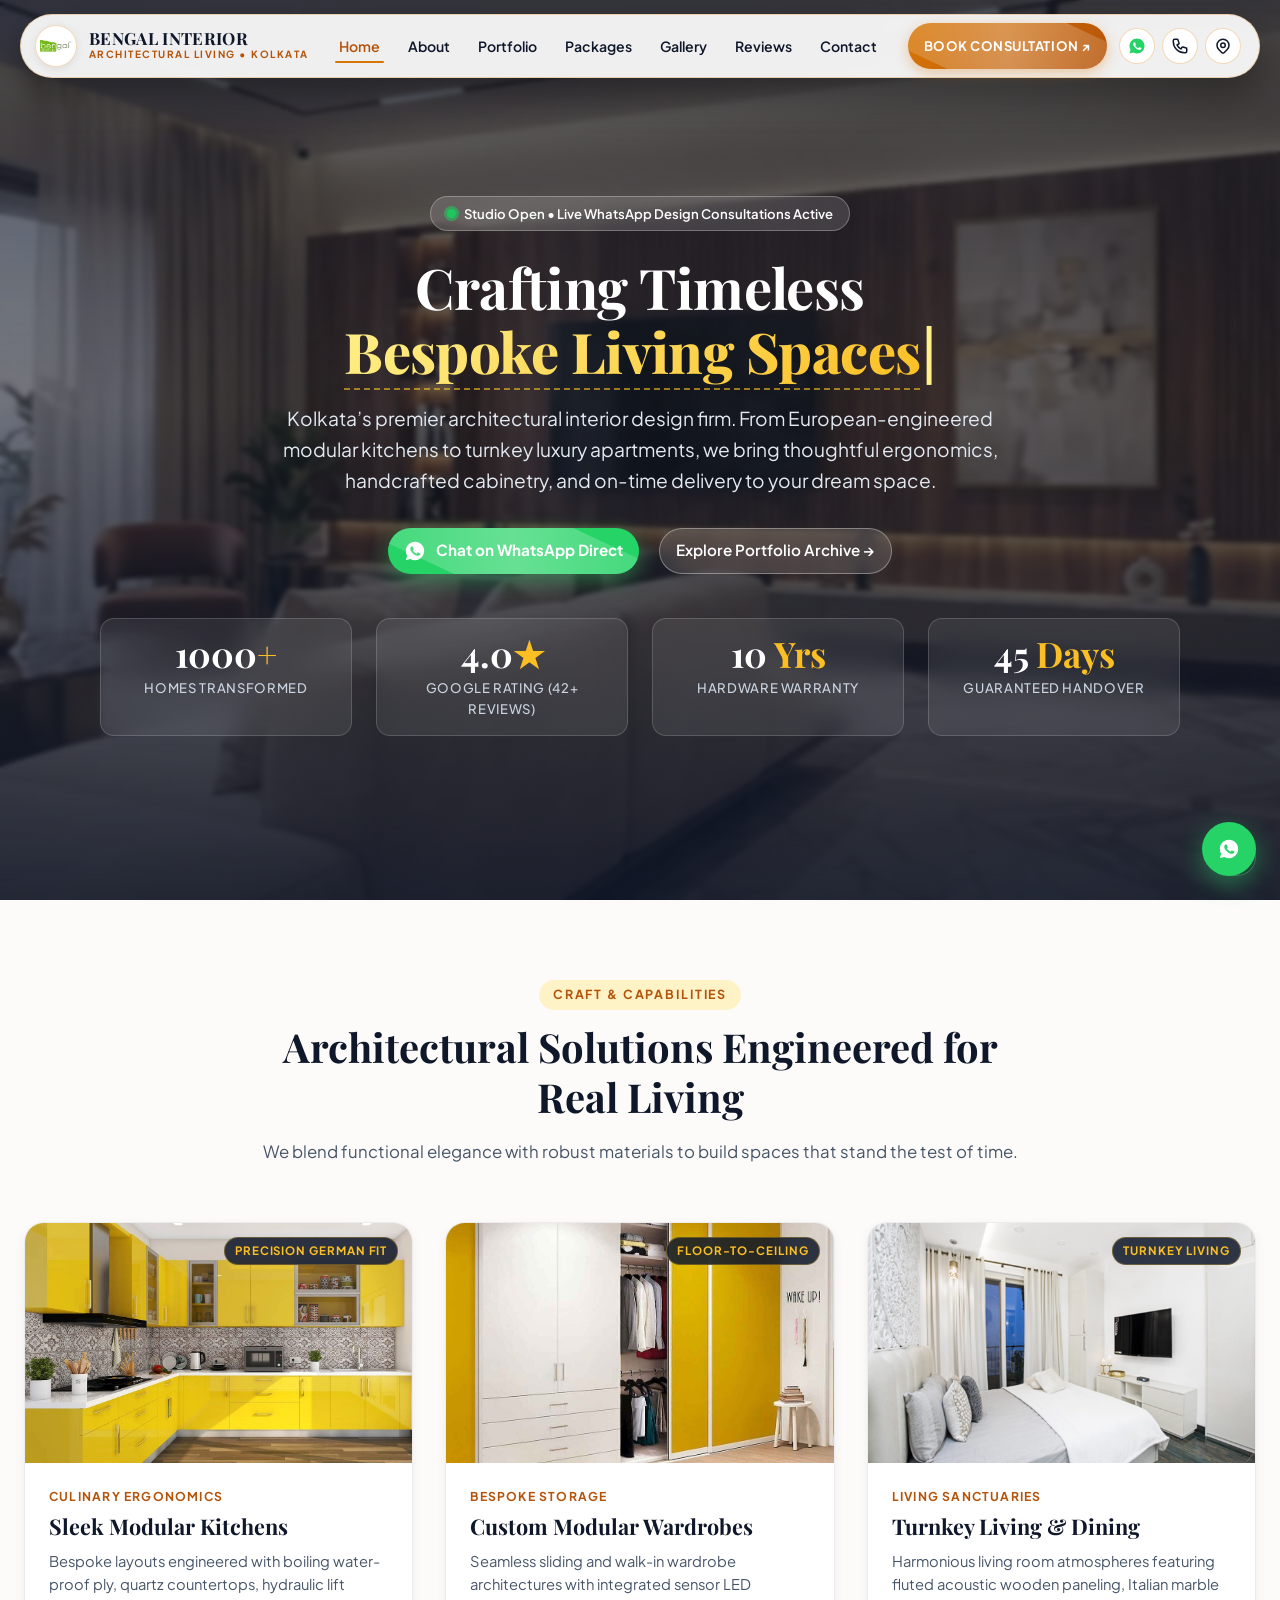
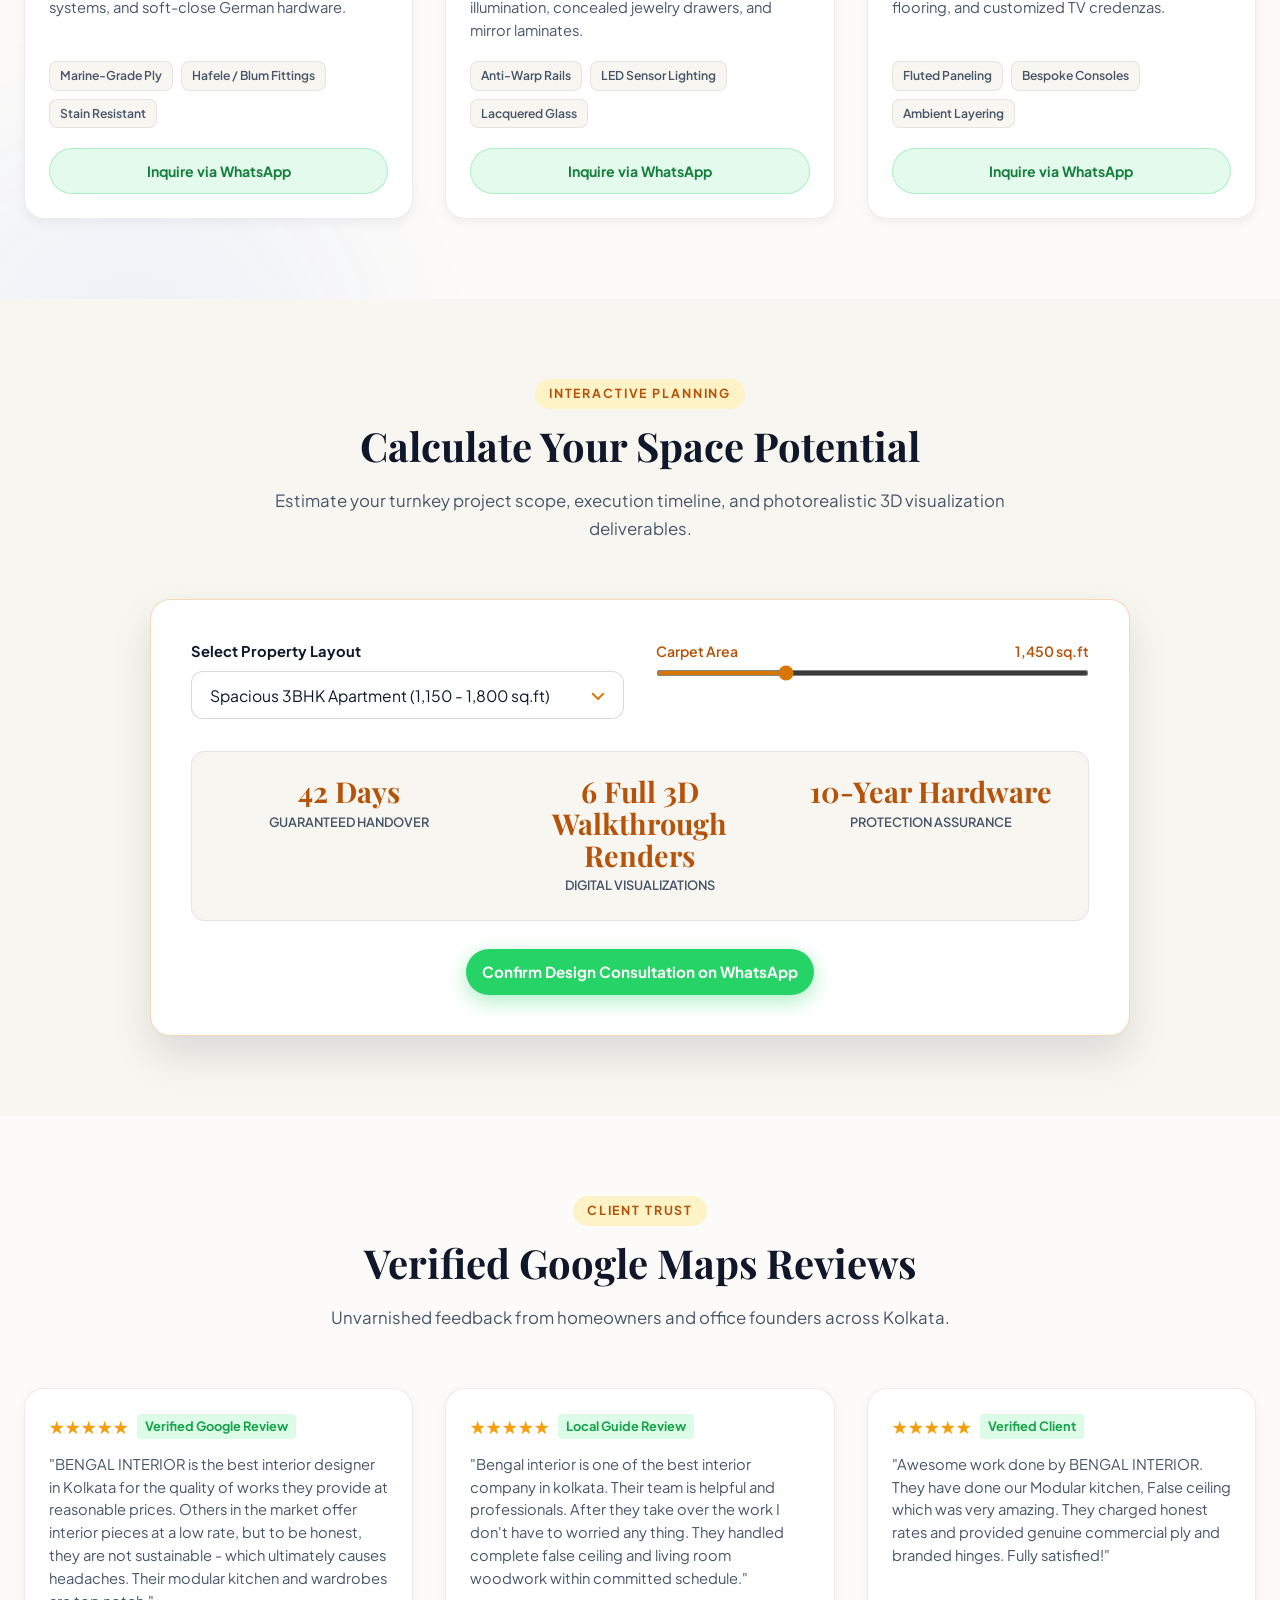
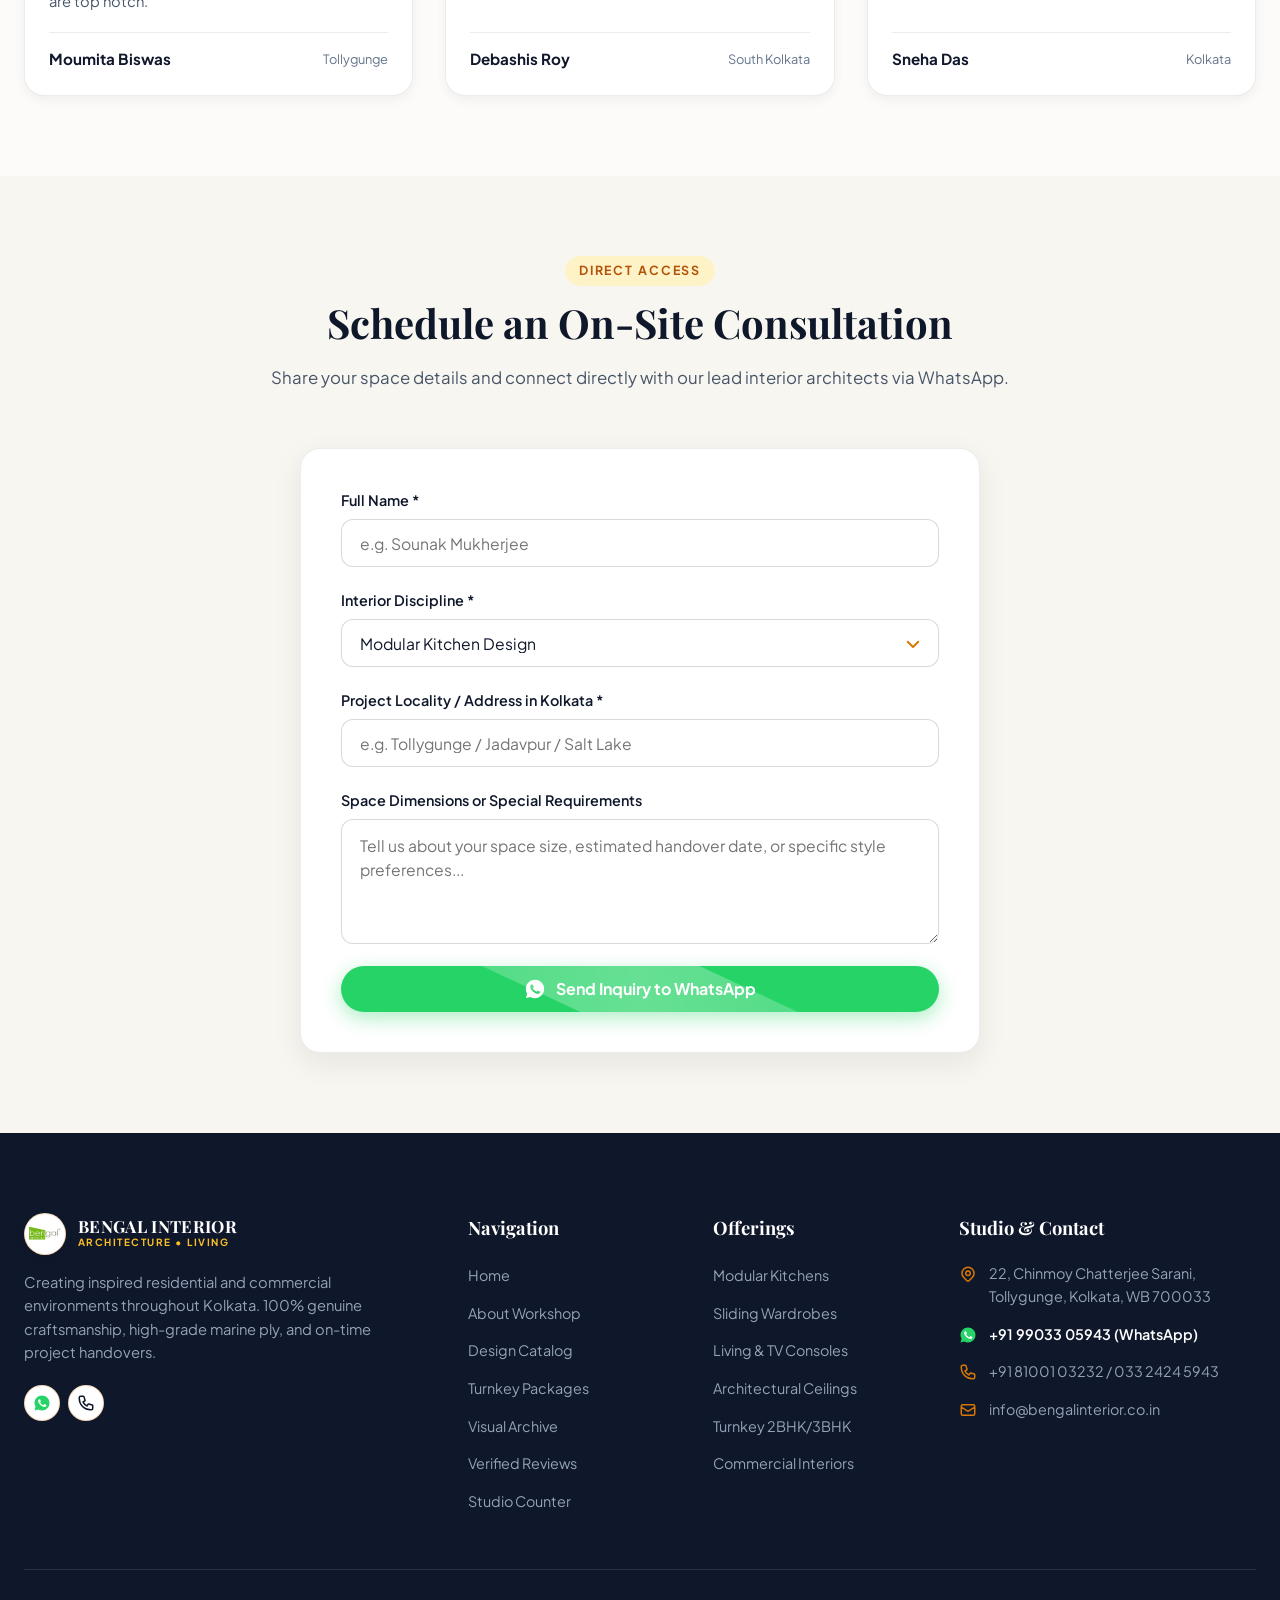
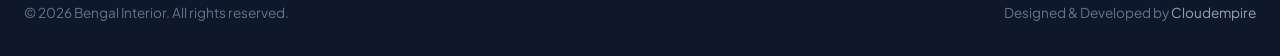
<file: index.html>
<!DOCTYPE html>
<html lang="en">
<head>
  <meta charset="UTF-8">
  <meta name="viewport" content="width=device-width, initial-scale=1.0">
  <title>Bengal Interior | Kolkata's Premier Architectural & Interior Design Studio</title>
  <meta name="description" content="Bengal Interior: bespoke modular kitchens, custom wardrobes, turnkey residential interiors & commercial architecture in Tollygunge, Kolkata. 1,000+ happy homes designed.">
  
  <!-- Complete Favicon Suite (Mandate 5) -->
  <link rel="icon" type="image/svg+xml" href="assets/images/favicon.svg">
  <link rel="icon" type="image/png" sizes="32x32" href="assets/images/favicon-32x32.png">
  <link rel="shortcut icon" href="assets/images/favicon.ico">
  <link rel="apple-touch-icon" sizes="180x180" href="assets/images/apple-touch-icon.png">

  <!-- Google Fonts: Plus Jakarta Sans & Playfair Display -->
  <link rel="preconnect" href="https://fonts.googleapis.com">
  <link rel="preconnect" href="https://fonts.gstatic.com" crossorigin>
  <link href="https://fonts.googleapis.com/css2?family=Playfair+Display:ital,wght@0,600;0,700;0,800;1,400&family=Plus+Jakarta+Sans:wght@400;500;600;700;800&display=swap" rel="stylesheet">
  
  <link rel="stylesheet" href="style.css">
</head>
<body>

  <!-- Floating Ambient Glowing Orbs -->
  <div class="abstract-orb abstract-orb-1"></div>
  <div class="abstract-orb abstract-orb-2"></div>

  <!-- TheDivine Floating Pill Navbar (Mandate 3) -->
  <header class="site-header">
    <div class="header-inner">
      <a href="index.html" class="brand-wrapper" aria-label="Bengal Interior Home">
        <div class="brand-logo-emblem">
          <img src="assets/images/logo.png" alt="Bengal Interior Logo" width="42" height="42">
        </div>
        <div class="brand-text-block">
          <span class="brand-title">BENGAL INTERIOR</span>
          <span class="brand-sub">Architectural Living • Kolkata</span>
        </div>
      </a>

      <!-- Center Nav Links: STRICT ONE-LINE LABELS -->
      <nav>
        <ul class="nav-links" id="navLinks">
          <li class="nav-item"><a href="index.html" class="nav-link active">Home</a></li>
          <li class="nav-item"><a href="about.html" class="nav-link">About</a></li>
          <li class="nav-item"><a href="portfolio.html" class="nav-link">Portfolio</a></li>
          <li class="nav-item"><a href="packages.html" class="nav-link">Packages</a></li>
          <li class="nav-item"><a href="gallery.html" class="nav-link">Gallery</a></li>
          <li class="nav-item"><a href="reviews.html" class="nav-link">Reviews</a></li>
          <li class="nav-item"><a href="contact.html" class="nav-link">Contact</a></li>
        </ul>
      </nav>

      <!-- Right Actions: CTA & Verified Socials -->
      <div class="header-actions">
        <a href="https://wa.me/919903305943?text=Namaste%20Bengal%20Interior!%20I%20would%20like%20to%20book%20a%20free%20design%20consultation." class="btn-cta-pill btn-shimmer" target="_blank" rel="noopener noreferrer">
          Book Consultation ↗
        </a>
        <div class="social-circle-icons">
          <!-- WhatsApp Verified -->
          <a href="https://wa.me/919903305943" class="social-circle-btn" target="_blank" rel="noopener noreferrer" aria-label="WhatsApp Bengal Interior">
            <svg viewBox="0 0 24 24" fill="none"><path d="M12 2C6.48 2 2 6.48 2 12C2 13.85 2.5 15.58 3.38 17.07L2.1 21.9L7.07 20.65C8.52 21.51 10.2 22 12 22C17.52 22 22 17.52 22 12C22 6.48 17.52 2 12 2Z" fill="#25D366"/><path d="M17.3 14.38C17.03 14.25 15.7 13.59 15.45 13.5C15.2 13.41 15.02 13.36 14.84 13.63C14.66 13.9 14.15 14.52 14 14.7C13.84 14.88 13.69 14.9 13.42 14.77C13.15 14.64 12.28 14.35 11.24 13.43C10.43 12.71 9.88 11.83 9.72 11.56C9.56 11.29 9.7 11.14 9.84 11C9.96 10.87 10.11 10.68 10.25 10.52C10.39 10.36 10.44 10.24 10.53 10.06C10.62 9.88 10.57 9.72 10.5 9.59C10.43 9.46 9.89 8.12 9.67 7.57C9.45 7.04 9.23 7.11 9.06 7.11C8.9 7.11 8.72 7.11 8.54 7.11C8.36 7.11 8.06 7.18 7.82 7.45C7.57 7.72 6.88 8.37 6.88 9.7C6.88 11.03 7.85 12.31 7.98 12.49C8.12 12.67 9.89 15.39 12.6 16.56C13.25 16.84 13.75 17.01 14.14 17.13C14.79 17.34 15.39 17.31 15.86 17.24C16.38 17.16 17.47 16.58 17.7 15.93C17.93 15.28 17.93 14.73 17.86 14.61C17.79 14.49 17.57 14.51 17.3 14.38Z" fill="#FFFFFF"/></svg>
          </a>
          <!-- Call Direct Phone -->
          <a href="tel:+918100103232" class="social-circle-btn" aria-label="Call Bengal Interior">
            <svg viewBox="0 0 24 24" fill="none" stroke="currentColor" stroke-width="2"><path stroke-linecap="round" stroke-linejoin="round" d="M3 5a2 2 0 012-2h3.28a1 1 0 01.948.684l1.498 4.493a1 1 0 01-.502 1.21l-2.257 1.13a11.042 11.042 0 005.516 5.516l1.13-2.257a1 1 0 011.21-.502l4.493 1.498a1 1 0 01.684.949V19a2 2 0 01-2 2h-1C9.716 21 3 14.284 3 6V5z"/></svg>
          </a>
          <!-- Google Maps Link -->
          <a href="https://maps.google.com/?q=Bengal+Interior+22+Chinmoy+Chatterjee+Sarani+Kolkata" class="social-circle-btn" target="_blank" rel="noopener noreferrer" aria-label="Google Maps Location">
            <svg viewBox="0 0 24 24" fill="none" stroke="currentColor" stroke-width="2"><path stroke-linecap="round" stroke-linejoin="round" d="M17.657 16.657L13.414 20.9a1.998 1.998 0 01-2.827 0l-4.244-4.243a8 8 0 1111.314 0z"/><path stroke-linecap="round" stroke-linejoin="round" d="M15 11a3 3 0 11-6 0 3 3 0 016 0z"/></svg>
          </a>
        </div>
        <button class="nav-toggle-btn" id="navToggleBtn" aria-label="Toggle navigation drawer">
          <svg viewBox="0 0 24 24" fill="none" stroke="currentColor" stroke-width="2"><path stroke-linecap="round" stroke-linejoin="round" d="M4 6h16M4 12h16m-7 6h7"/></svg>
        </button>
      </div>
    </div>
  </header>

  <!-- Hero Section with 16:9 Landscape Video (Mandate 3 & 11) -->
  <section class="hero-section">
    <div class="hero-video-container">
      <video id="heroVideo" autoplay muted loop playsinline poster="assets/images/hero-poster.jpg">
        <source src="assets/videos/hero.mp4" type="video/mp4">
      </video>
    </div>
    <div class="hero-overlay"></div>
    <div class="abstract-tech-grid"></div>

    <div class="hero-content">
      <!-- Live Operational Status Beacon (Mandate 11 & 16) -->
      <div class="hero-badge">
        <span class="live-beacon"></span>
        <span>Studio Open • Live WhatsApp Design Consultations Active</span>
      </div>

      <h1 class="hero-title">
        Crafting Timeless <br>
        <span class="dynamic-typewriter">Bespoke Living Spaces</span><span class="typewriter-cursor">|</span>
      </h1>

      <p class="hero-subtitle">
        Kolkata’s premier architectural interior design firm. From European-engineered modular kitchens to turnkey luxury apartments, we bring thoughtful ergonomics, handcrafted cabinetry, and on-time delivery to your dream space.
      </p>

      <div class="hero-cta-group">
        <!-- Mandate 5: WhatsApp High Contrast Button (White Bubble + Green Handset) -->
        <a href="https://wa.me/919903305943?text=Namaste%20Bengal%20Interior!%20I%20am%20interested%20in%20a%20design%20consultation%20for%20my%20home." class="btn-hero-primary btn-shimmer" target="_blank" rel="noopener noreferrer">
          <svg class="wa-icon-contrast" viewBox="0 0 24 24" fill="none"><path d="M12 2C6.48 2 2 6.48 2 12C2 13.85 2.5 15.58 3.38 17.07L2.1 21.9L7.07 20.65C8.52 21.51 10.2 22 12 22C17.52 22 22 17.52 22 12C22 6.48 17.52 2 12 2Z" fill="#FFFFFF"/><path d="M17.3 14.38C17.03 14.25 15.7 13.59 15.45 13.5C15.2 13.41 15.02 13.36 14.84 13.63C14.66 13.9 14.15 14.52 14 14.7C13.84 14.88 13.69 14.9 13.42 14.77C13.15 14.64 12.28 14.35 11.24 13.43C10.43 12.71 9.88 11.83 9.72 11.56C9.56 11.29 9.7 11.14 9.84 11C9.96 10.87 10.11 10.68 10.25 10.52C10.39 10.36 10.44 10.24 10.53 10.06C10.62 9.88 10.57 9.72 10.5 9.59C10.43 9.46 9.89 8.12 9.67 7.57C9.45 7.04 9.23 7.11 9.06 7.11C8.9 7.11 8.72 7.11 8.54 7.11C8.36 7.11 8.06 7.18 7.82 7.45C7.57 7.72 6.88 8.37 6.88 9.7C6.88 11.03 7.85 12.31 7.98 12.49C8.12 12.67 9.89 15.39 12.6 16.56C13.25 16.84 13.75 17.01 14.14 17.13C14.79 17.34 15.39 17.31 15.86 17.24C16.38 17.16 17.47 16.58 17.7 15.93C17.93 15.28 17.93 14.73 17.86 14.61C17.79 14.49 17.57 14.51 17.3 14.38Z" fill="#25D366"/></svg>
          Chat on WhatsApp Direct
        </a>
        <a href="portfolio.html" class="btn-hero-secondary">
          Explore Portfolio Archive →
        </a>
      </div>

      <!-- Compact 2x2 on mobile, 4-col on desktop: Telemetry Stats (Mandate 11 & 16) -->
      <div class="hero-telemetry-grid">
        <div class="hero-stat-card">
          <div class="stat-number"><span class="stat-counter" data-target="1000">1000</span><span class="accent-plus">+</span></div>
          <div class="stat-label">Homes Transformed</div>
        </div>
        <div class="hero-stat-card">
          <div class="stat-number"><span>4.0</span><span class="accent-plus">★</span></div>
          <div class="stat-label">Google Rating (42+ Reviews)</div>
        </div>
        <div class="hero-stat-card">
          <div class="stat-number"><span class="stat-counter" data-target="10">10</span><span class="accent-plus"> Yrs</span></div>
          <div class="stat-label">Hardware Warranty</div>
        </div>
        <div class="hero-stat-card">
          <div class="stat-number"><span class="stat-counter" data-target="45">45</span><span class="accent-plus"> Days</span></div>
          <div class="stat-label">Guaranteed Handover</div>
        </div>
      </div>
    </div>

    <!-- Video Toggle Button -->
    <button class="video-control-btn" id="videoControlBtn" aria-label="Pause video">
      <svg width="18" height="18" fill="none" viewBox="0 0 24 24" stroke="currentColor"><path stroke-linecap="round" stroke-linejoin="round" stroke-width="2" d="M10 9v6m4-6v6m7-3a9 9 0 11-18 0 9 9 0 0118 0z" /></svg>
    </button>
  </section>

  <!-- Section 1: Signature Disciplines Teaser -->
  <section class="section">
    <div class="section-header">
      <span class="section-tag">Craft & Capabilities</span>
      <h2 class="section-title">Architectural Solutions Engineered for Real Living</h2>
      <p class="section-desc">We blend functional elegance with robust materials to build spaces that stand the test of time.</p>
    </div>

    <div class="portfolio-grid">
      <!-- Card 1 -->
      <div class="offering-card">
        <div class="card-img-wrapper">
          <img src="assets/images/kitchen_modular.jpg" alt="Modular Kitchen Interior by Bengal Interior" loading="lazy" decoding="async">
          <span class="card-badge">Precision German Fit</span>
        </div>
        <div class="card-body">
          <span class="card-category">Culinary Ergonomics</span>
          <h3 class="card-title">Sleek Modular Kitchens</h3>
          <p class="card-desc">Bespoke layouts engineered with boiling water-proof ply, quartz countertops, hydraulic lift systems, and soft-close German hardware.</p>
          <div class="card-meta-list">
            <span class="card-meta-item">Marine-Grade Ply</span>
            <span class="card-meta-item">Hafele / Blum Fittings</span>
            <span class="card-meta-item">Stain Resistant</span>
          </div>
          <div class="card-actions">
            <a href="https://wa.me/919903305943?text=Hi%20Bengal%20Interior,%20I%20am%20interested%20in%20modular%20kitchen%20design." class="btn-card-inquire btn-card-wa" target="_blank" rel="noopener noreferrer">
              Inquire via WhatsApp
            </a>
          </div>
        </div>
      </div>

      <!-- Card 2 -->
      <div class="offering-card">
        <div class="card-img-wrapper">
          <img src="assets/images/wardrobe_sliding.jpg" alt="Modular Sliding Wardrobe by Bengal Interior" loading="lazy" decoding="async">
          <span class="card-badge">Floor-to-Ceiling</span>
        </div>
        <div class="card-body">
          <span class="card-category">Bespoke Storage</span>
          <h3 class="card-title">Custom Modular Wardrobes</h3>
          <p class="card-desc">Seamless sliding and walk-in wardrobe architectures with integrated sensor LED illumination, concealed jewelry drawers, and mirror laminates.</p>
          <div class="card-meta-list">
            <span class="card-meta-item">Anti-Warp Rails</span>
            <span class="card-meta-item">LED Sensor Lighting</span>
            <span class="card-meta-item">Lacquered Glass</span>
          </div>
          <div class="card-actions">
            <a href="https://wa.me/919903305943?text=Hi%20Bengal%20Interior,%20I%20would%20like%20to%20know%20more%20about%20modular%20wardrobes." class="btn-card-inquire btn-card-wa" target="_blank" rel="noopener noreferrer">
              Inquire via WhatsApp
            </a>
          </div>
        </div>
      </div>

      <!-- Card 3 -->
      <div class="offering-card">
        <div class="card-img-wrapper">
          <img src="assets/images/living_luxe_1.jpg" alt="Luxury Living Room Interior Kolkata" loading="lazy" decoding="async">
          <span class="card-badge">Turnkey Living</span>
        </div>
        <div class="card-body">
          <span class="card-category">Living Sanctuaries</span>
          <h3 class="card-title">Turnkey Living & Dining</h3>
          <p class="card-desc">Harmonious living room atmospheres featuring fluted acoustic wooden paneling, Italian marble flooring, and customized TV credenzas.</p>
          <div class="card-meta-list">
            <span class="card-meta-item">Fluted Paneling</span>
            <span class="card-meta-item">Bespoke Consoles</span>
            <span class="card-meta-item">Ambient Layering</span>
          </div>
          <div class="card-actions">
            <a href="https://wa.me/919903305943?text=Hi%20Bengal%20Interior,%20I%20am%20looking%20for%20turnkey%20living%20room%20renovation." class="btn-card-inquire btn-card-wa" target="_blank" rel="noopener noreferrer">
              Inquire via WhatsApp
            </a>
          </div>
        </div>
      </div>
    </div>
  </section>

  <!-- Section 2: Interactive Dynamic Value Estimator Widget (Mandate 16: Zero e-commerce) -->
  <section class="section-alt">
    <div class="section">
      <div class="section-header">
        <span class="section-tag">Interactive Planning</span>
        <h2 class="section-title">Calculate Your Space Potential</h2>
        <p class="section-desc">Estimate your turnkey project scope, execution timeline, and photorealistic 3D visualization deliverables.</p>
      </div>

      <div class="estimator-widget">
        <div class="estimator-controls">
          <div class="estimator-group">
            <label for="propertyType">Select Property Layout</label>
            <select id="propertyType" class="form-control form-select">
              <option value="2bhk">Standard 2BHK Residence (600 - 1,100 sq.ft)</option>
              <option value="3bhk" selected>Spacious 3BHK Apartment (1,150 - 1,800 sq.ft)</option>
              <option value="luxury">Luxury Villa / Penthouse (1,850 - 3,500 sq.ft)</option>
              <option value="commercial">Commercial Studio / Office Suite</option>
            </select>
          </div>

          <div class="estimator-group">
            <div class="range-slider-wrapper">
              <div class="slider-val-display">
                <span>Carpet Area</span>
                <span id="sqftDisplay">1,450 sq.ft</span>
              </div>
              <input type="range" min="600" max="3500" step="50" value="1450" class="estimator-slider" id="sqftSlider">
            </div>
          </div>
        </div>

        <div class="estimator-results">
          <div class="estimator-result-item">
            <div class="estimator-metric-val" id="timelineMetric">42 Days</div>
            <div class="estimator-metric-lbl">Guaranteed Handover</div>
          </div>
          <div class="estimator-result-item">
            <div class="estimator-metric-val" id="designRoundsMetric">6 Photorealistic 3D Views</div>
            <div class="estimator-metric-lbl">Digital Visualizations</div>
          </div>
          <div class="estimator-result-item">
            <div class="estimator-metric-val" id="warrantyMetric">10-Year Hardware</div>
            <div class="estimator-metric-lbl">Protection Assurance</div>
          </div>
        </div>

        <div style="margin-top: 1.75rem; text-align: center;">
          <a href="https://wa.me/919903305943?text=Namaste%20Bengal%20Interior!%20I%20used%20your%20space%20calculator%20for%20a%201450%20sq.ft%20project.%20Can%20we%20schedule%20a%20site%20visit?" class="btn-hero-primary" target="_blank" rel="noopener noreferrer" style="margin: 0 auto; display: inline-flex;">
            Confirm Design Consultation on WhatsApp
          </a>
        </div>
      </div>
    </div>
  </section>

  <!-- Section 3: Verified Patron Reviews Teaser -->
  <section class="section">
    <div class="section-header">
      <span class="section-tag">Client Trust</span>
      <h2 class="section-title">Verified Google Maps Reviews</h2>
      <p class="section-desc">Unvarnished feedback from homeowners and office founders across Kolkata.</p>
    </div>

    <div class="reviews-grid">
      <div class="review-card">
        <div class="card-body">
          <div style="display: flex; align-items: center; gap: 0.5rem; margin-bottom: 0.75rem;">
            <span style="color: #f59e0b; font-size: 1.1rem;">★★★★★</span>
            <span style="font-size: 0.8rem; font-weight: 700; color: #16a34a; background: #dcfce7; padding: 2px 8px; border-radius: 4px;">Verified Google Review</span>
          </div>
          <p class="card-desc">"BENGAL INTERIOR is the best interior designer in Kolkata for the quality of works they provide at reasonable prices. Others in the market offer interior pieces at a low rate, but to be honest, they are not sustainable - which ultimately causes headaches. Their modular kitchen and wardrobes are top notch."</p>
          <div style="border-top: 1px solid var(--color-border); padding-top: 0.85rem; display: flex; justify-content: space-between; align-items: center;">
            <strong style="color: var(--color-text-primary); font-size: 0.95rem;">Moumita Biswas</strong>
            <span style="font-size: 0.8rem; color: var(--color-text-muted);">Tollygunge</span>
          </div>
        </div>
      </div>

      <div class="review-card">
        <div class="card-body">
          <div style="display: flex; align-items: center; gap: 0.5rem; margin-bottom: 0.75rem;">
            <span style="color: #f59e0b; font-size: 1.1rem;">★★★★★</span>
            <span style="font-size: 0.8rem; font-weight: 700; color: #16a34a; background: #dcfce7; padding: 2px 8px; border-radius: 4px;">Local Guide Review</span>
          </div>
          <p class="card-desc">"Bengal interior is one of the best interior company in kolkata. Their team is helpful and professionals. After they take over the work I don't have to worried any thing. They handled complete false ceiling and living room woodwork within committed schedule."</p>
          <div style="border-top: 1px solid var(--color-border); padding-top: 0.85rem; display: flex; justify-content: space-between; align-items: center;">
            <strong style="color: var(--color-text-primary); font-size: 0.95rem;">Debashis Roy</strong>
            <span style="font-size: 0.8rem; color: var(--color-text-muted);">South Kolkata</span>
          </div>
        </div>
      </div>

      <div class="review-card">
        <div class="card-body">
          <div style="display: flex; align-items: center; gap: 0.5rem; margin-bottom: 0.75rem;">
            <span style="color: #f59e0b; font-size: 1.1rem;">★★★★★</span>
            <span style="font-size: 0.8rem; font-weight: 700; color: #16a34a; background: #dcfce7; padding: 2px 8px; border-radius: 4px;">Verified Client</span>
          </div>
          <p class="card-desc">"Awesome work done by BENGAL INTERIOR. They have done our Modular kitchen, False ceiling which was very amazing. They charged honest rates and provided genuine commercial ply and branded hinges. Fully satisfied!"</p>
          <div style="border-top: 1px solid var(--color-border); padding-top: 0.85rem; display: flex; justify-content: space-between; align-items: center;">
            <strong style="color: var(--color-text-primary); font-size: 0.95rem;">Sneha Das</strong>
            <span style="font-size: 0.8rem; color: var(--color-text-muted);">Kolkata</span>
          </div>
        </div>
      </div>
    </div>
  </section>

  <!-- Section 4: Quick Inquiry Form (Mandate 6 & 160) -->
  <section class="section-alt">
    <div class="section">
      <div class="section-header">
        <span class="section-tag">Direct Access</span>
        <h2 class="section-title">Schedule an On-Site Consultation</h2>
        <p class="section-desc">Share your space details and connect directly with our lead interior architects via WhatsApp.</p>
      </div>

      <div style="max-width: 680px; margin: 0 auto;">
        <form class="contact-form-card" id="inquiryForm">
          <div class="form-group">
            <label class="form-label" for="formName">Full Name *</label>
            <input type="text" id="formName" class="form-control" placeholder="e.g. Sounak Mukherjee" required>
          </div>

          <div class="form-group">
            <label class="form-label" for="formService">Interior Discipline *</label>
            <select id="formService" class="form-control form-select">
              <option value="Modular Kitchen Design">Modular Kitchen Design</option>
              <option value="Modular Wardrobes & Storage">Modular Wardrobes & Storage</option>
              <option value="Complete 2BHK/3BHK Turnkey Interior">Complete 2BHK/3BHK Turnkey Interior</option>
              <option value="Living Room & False Ceiling Architecture">Living Room & False Ceiling Architecture</option>
              <option value="Commercial Office Renovation">Commercial Office Renovation</option>
            </select>
          </div>

          <div class="form-group">
            <label class="form-label" for="formLocality">Project Locality / Address in Kolkata *</label>
            <input type="text" id="formLocality" class="form-control" placeholder="e.g. Tollygunge / Jadavpur / Salt Lake" required>
          </div>

          <div class="form-group">
            <label class="form-label" for="formMessage">Space Dimensions or Special Requirements</label>
            <textarea id="formMessage" class="form-control form-textarea" placeholder="Tell us about your space size, estimated handover date, or specific style preferences..."></textarea>
          </div>

          <button type="submit" class="btn-form-submit btn-shimmer">
            <!-- Official WhatsApp Brand High-Contrast SVG -->
            <svg class="wa-icon-contrast" viewBox="0 0 24 24" fill="none" width="22" height="22"><path d="M12 2C6.48 2 2 6.48 2 12C2 13.85 2.5 15.58 3.38 17.07L2.1 21.9L7.07 20.65C8.52 21.51 10.2 22 12 22C17.52 22 22 17.52 22 12C22 6.48 17.52 2 12 2Z" fill="#FFFFFF"/><path d="M17.3 14.38C17.03 14.25 15.7 13.59 15.45 13.5C15.2 13.41 15.02 13.36 14.84 13.63C14.66 13.9 14.15 14.52 14 14.7C13.84 14.88 13.69 14.9 13.42 14.77C13.15 14.64 12.28 14.35 11.24 13.43C10.43 12.71 9.88 11.83 9.72 11.56C9.56 11.29 9.7 11.14 9.84 11C9.96 10.87 10.11 10.68 10.25 10.52C10.39 10.36 10.44 10.24 10.53 10.06C10.62 9.88 10.57 9.72 10.5 9.59C10.43 9.46 9.89 8.12 9.67 7.57C9.45 7.04 9.23 7.11 9.06 7.11C8.9 7.11 8.72 7.11 8.54 7.11C8.36 7.11 8.06 7.18 7.82 7.45C7.57 7.72 6.88 8.37 6.88 9.7C6.88 11.03 7.85 12.31 7.98 12.49C8.12 12.67 9.89 15.39 12.6 16.56C13.25 16.84 13.75 17.01 14.14 17.13C14.79 17.34 15.39 17.31 15.86 17.24C16.38 17.16 17.47 16.58 17.7 15.93C17.93 15.28 17.93 14.73 17.86 14.61C17.79 14.49 17.57 14.51 17.3 14.38Z" fill="#25D366"/></svg>
            Send Inquiry to WhatsApp
          </button>
        </form>
      </div>
    </div>
  </section>

  <!-- Floating WhatsApp Pill Button (Mandate 5 & 162) -->
  <a href="https://wa.me/919903305943?text=Namaste%20Bengal%20Interior!%20I%20would%20like%20to%20discuss%20a%20new%20interior%20project." class="floating-wa-btn" target="_blank" rel="noopener noreferrer" aria-label="Direct WhatsApp Message">
    <svg class="wa-icon-contrast" viewBox="0 0 24 24" fill="none"><path d="M12 2C6.48 2 2 6.48 2 12C2 13.85 2.5 15.58 3.38 17.07L2.1 21.9L7.07 20.65C8.52 21.51 10.2 22 12 22C17.52 22 22 17.52 22 12C22 6.48 17.52 2 12 2Z" fill="#FFFFFF"/><path d="M17.3 14.38C17.03 14.25 15.7 13.59 15.45 13.5C15.2 13.41 15.02 13.36 14.84 13.63C14.66 13.9 14.15 14.52 14 14.7C13.84 14.88 13.69 14.9 13.42 14.77C13.15 14.64 12.28 14.35 11.24 13.43C10.43 12.71 9.88 11.83 9.72 11.56C9.56 11.29 9.7 11.14 9.84 11C9.96 10.87 10.11 10.68 10.25 10.52C10.39 10.36 10.44 10.24 10.53 10.06C10.62 9.88 10.57 9.72 10.5 9.59C10.43 9.46 9.89 8.12 9.67 7.57C9.45 7.04 9.23 7.11 9.06 7.11C8.9 7.11 8.72 7.11 8.54 7.11C8.36 7.11 8.06 7.18 7.82 7.45C7.57 7.72 6.88 8.37 6.88 9.7C6.88 11.03 7.85 12.31 7.98 12.49C8.12 12.67 9.89 15.39 12.6 16.56C13.25 16.84 13.75 17.01 14.14 17.13C14.79 17.34 15.39 17.31 15.86 17.24C16.38 17.16 17.47 16.58 17.7 15.93C17.93 15.28 17.93 14.73 17.86 14.61C17.79 14.49 17.57 14.51 17.3 14.38Z" fill="#25D366"/></svg>
  </a>

  <!-- Complete Footer Architecture (Mandate 6 & 162) -->
  <footer class="site-footer">
    <div class="footer-top">
      <div class="footer-col footer-col-brand">
        <a href="index.html" class="brand-wrapper">
          <div class="brand-logo-emblem">
            <img src="assets/images/logo.png" alt="Bengal Interior Logo" width="42" height="42">
          </div>
          <div class="brand-text-block">
            <span class="brand-title" style="color: #ffffff;">BENGAL INTERIOR</span>
            <span class="brand-sub" style="color: #fbbf24;">Architecture • Living</span>
          </div>
        </a>
        <p>Creating inspired residential and commercial environments throughout Kolkata. 100% genuine craftsmanship, high-grade marine ply, and on-time project handovers.</p>
        <div style="display: flex; gap: 0.5rem;">
          <a href="https://wa.me/919903305943" class="social-circle-btn" target="_blank" rel="noopener noreferrer" aria-label="WhatsApp">
            <svg viewBox="0 0 24 24" fill="none"><path d="M12 2C6.48 2 2 6.48 2 12C2 13.85 2.5 15.58 3.38 17.07L2.1 21.9L7.07 20.65C8.52 21.51 10.2 22 12 22C17.52 22 22 17.52 22 12C22 6.48 17.52 2 12 2Z" fill="#25D366"/><path d="M17.3 14.38C17.03 14.25 15.7 13.59 15.45 13.5C15.2 13.41 15.02 13.36 14.84 13.63C14.66 13.9 14.15 14.52 14 14.7C13.84 14.88 13.69 14.9 13.42 14.77C13.15 14.64 12.28 14.35 11.24 13.43C10.43 12.71 9.88 11.83 9.72 11.56C9.56 11.29 9.7 11.14 9.84 11C9.96 10.87 10.11 10.68 10.25 10.52C10.39 10.36 10.44 10.24 10.53 10.06C10.62 9.88 10.57 9.72 10.5 9.59C10.43 9.46 9.89 8.12 9.67 7.57C9.45 7.04 9.23 7.11 9.06 7.11C8.9 7.11 8.72 7.11 8.54 7.11C8.36 7.11 8.06 7.18 7.82 7.45C7.57 7.72 6.88 8.37 6.88 9.7C6.88 11.03 7.85 12.31 7.98 12.49C8.12 12.67 9.89 15.39 12.6 16.56C13.25 16.84 13.75 17.01 14.14 17.13C14.79 17.34 15.39 17.31 15.86 17.24C16.38 17.16 17.47 16.58 17.7 15.93C17.93 15.28 17.93 14.73 17.86 14.61C17.79 14.49 17.57 14.51 17.3 14.38Z" fill="#FFFFFF"/></svg>
          </a>
          <a href="tel:+918100103232" class="social-circle-btn" aria-label="Phone">
            <svg viewBox="0 0 24 24" fill="none" stroke="currentColor" stroke-width="2"><path stroke-linecap="round" stroke-linejoin="round" d="M3 5a2 2 0 012-2h3.28a1 1 0 01.948.684l1.498 4.493a1 1 0 01-.502 1.21l-2.257 1.13a11.042 11.042 0 005.516 5.516l1.13-2.257a1 1 0 011.21-.502l4.493 1.498a1 1 0 01.684.949V19a2 2 0 01-2 2h-1C9.716 21 3 14.284 3 6V5z"/></svg>
          </a>
        </div>
      </div>

      <div class="footer-col">
        <h4>Navigation</h4>
        <ul class="footer-links">
          <li><a href="index.html">Home</a></li>
          <li><a href="about.html">About Workshop</a></li>
          <li><a href="portfolio.html">Design Catalog</a></li>
          <li><a href="packages.html">Turnkey Packages</a></li>
          <li><a href="gallery.html">Visual Archive</a></li>
          <li><a href="reviews.html">Verified Reviews</a></li>
          <li><a href="contact.html">Studio Counter</a></li>
        </ul>
      </div>

      <div class="footer-col">
        <h4>Offerings</h4>
        <ul class="footer-links">
          <li><a href="portfolio.html">Modular Kitchens</a></li>
          <li><a href="portfolio.html">Sliding Wardrobes</a></li>
          <li><a href="portfolio.html">Living & TV Consoles</a></li>
          <li><a href="portfolio.html">Architectural Ceilings</a></li>
          <li><a href="packages.html">Turnkey 2BHK/3BHK</a></li>
          <li><a href="packages.html">Commercial Interiors</a></li>
        </ul>
      </div>

      <div class="footer-col">
        <h4>Studio & Contact</h4>
        <div class="footer-contact-item">
          <svg viewBox="0 0 24 24" fill="none" stroke="currentColor" stroke-width="2"><path stroke-linecap="round" stroke-linejoin="round" d="M17.657 16.657L13.414 20.9a1.998 1.998 0 01-2.827 0l-4.244-4.243a8 8 0 1111.314 0z"/><path stroke-linecap="round" stroke-linejoin="round" d="M15 11a3 3 0 11-6 0 3 3 0 016 0z"/></svg>
          <span>22, Chinmoy Chatterjee Sarani, Tollygunge, Kolkata, WB 700033</span>
        </div>
        <!-- Mandate 162: WhatsApp icon adjacent to all phone numbers -->
        <div class="footer-contact-item">
          <svg viewBox="0 0 24 24" fill="none"><path d="M12 2C6.48 2 2 6.48 2 12C2 13.85 2.5 15.58 3.38 17.07L2.1 21.9L7.07 20.65C8.52 21.51 10.2 22 12 22C17.52 22 22 17.52 22 12C22 6.48 17.52 2 12 2Z" fill="#25D366"/><path d="M17.3 14.38C17.03 14.25 15.7 13.59 15.45 13.5C15.2 13.41 15.02 13.36 14.84 13.63C14.66 13.9 14.15 14.52 14 14.7C13.84 14.88 13.69 14.9 13.42 14.77C13.15 14.64 12.28 14.35 11.24 13.43C10.43 12.71 9.88 11.83 9.72 11.56C9.56 11.29 9.7 11.14 9.84 11C9.96 10.87 10.11 10.68 10.25 10.52C10.39 10.36 10.44 10.24 10.53 10.06C10.62 9.88 10.57 9.72 10.5 9.59C10.43 9.46 9.89 8.12 9.67 7.57C9.45 7.04 9.23 7.11 9.06 7.11C8.9 7.11 8.72 7.11 8.54 7.11C8.36 7.11 8.06 7.18 7.82 7.45C7.57 7.72 6.88 8.37 6.88 9.7C6.88 11.03 7.85 12.31 7.98 12.49C8.12 12.67 9.89 15.39 12.6 16.56C13.25 16.84 13.75 17.01 14.14 17.13C14.79 17.34 15.39 17.31 15.86 17.24C16.38 17.16 17.47 16.58 17.7 15.93C17.93 15.28 17.93 14.73 17.86 14.61C17.79 14.49 17.57 14.51 17.3 14.38Z" fill="#FFFFFF"/></svg>
          <a href="https://wa.me/919903305943" style="color: #ffffff; font-weight: 600;">+91 99033 05943 (WhatsApp)</a>
        </div>
        <div class="footer-contact-item">
          <svg viewBox="0 0 24 24" fill="none" stroke="currentColor" stroke-width="2"><path stroke-linecap="round" stroke-linejoin="round" d="M3 5a2 2 0 012-2h3.28a1 1 0 01.948.684l1.498 4.493a1 1 0 01-.502 1.21l-2.257 1.13a11.042 11.042 0 005.516 5.516l1.13-2.257a1 1 0 011.21-.502l4.493 1.498a1 1 0 01.684.949V19a2 2 0 01-2 2h-1C9.716 21 3 14.284 3 6V5z"/></svg>
          <a href="tel:+918100103232">+91 81001 03232 / 033 2424 5943</a>
        </div>
        <div class="footer-contact-item">
          <svg viewBox="0 0 24 24" fill="none" stroke="currentColor" stroke-width="2"><path stroke-linecap="round" stroke-linejoin="round" d="M3 8l7.89 5.26a2 2 0 002.22 0L21 8M5 19h14a2 2 0 002-2V7a2 2 0 00-2-2H5a2 2 0 00-2 2v10a2 2 0 002 2z"/></svg>
          <a href="mailto:info@bengalinterior.co.in">info@bengalinterior.co.in</a>
        </div>
      </div>
    </div>

    <div class="footer-bottom">
      <div>© 2026 Bengal Interior. All rights reserved.</div>
      <div>Designed & Developed by <a href="https://cloudempire.tech/" target="_blank" rel="noopener noreferrer">Cloudempire</a></div>
    </div>
  </footer>

  <script src="main.js"></script>
</body>
</html>
</file>
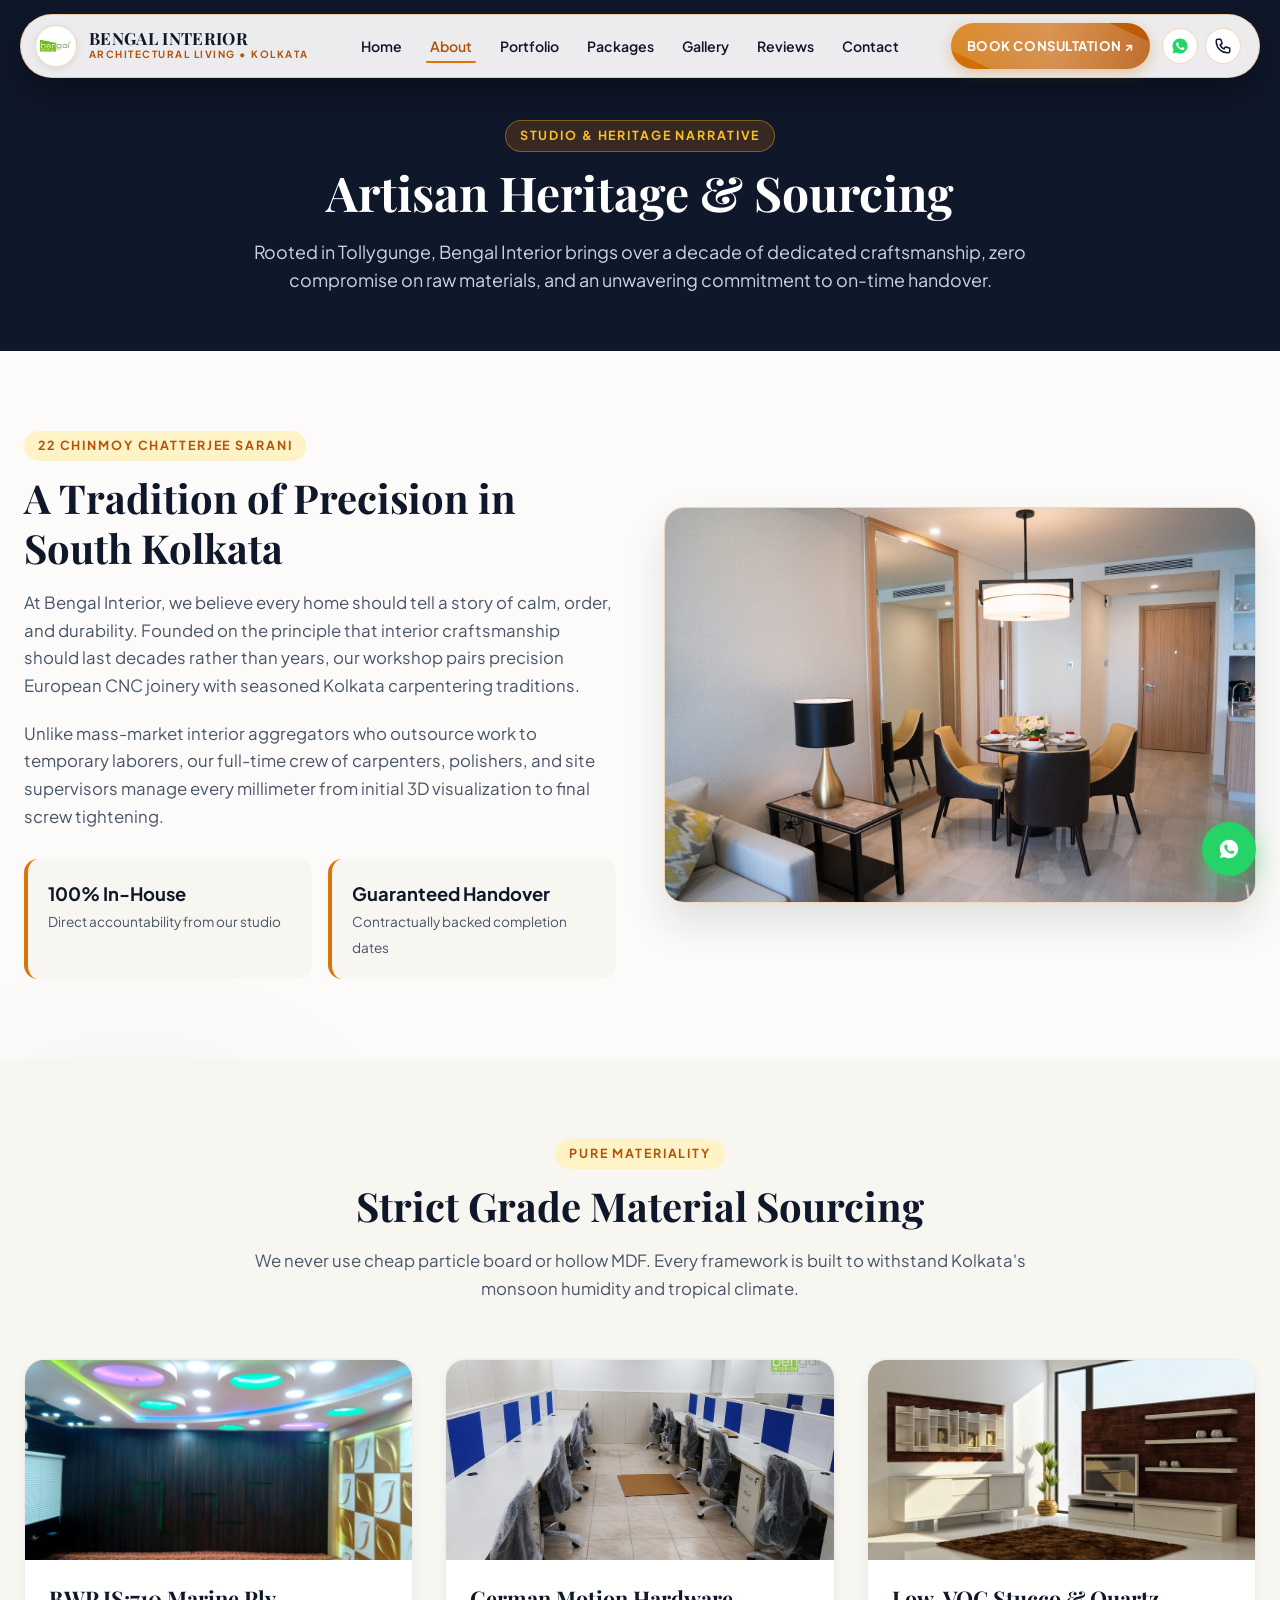
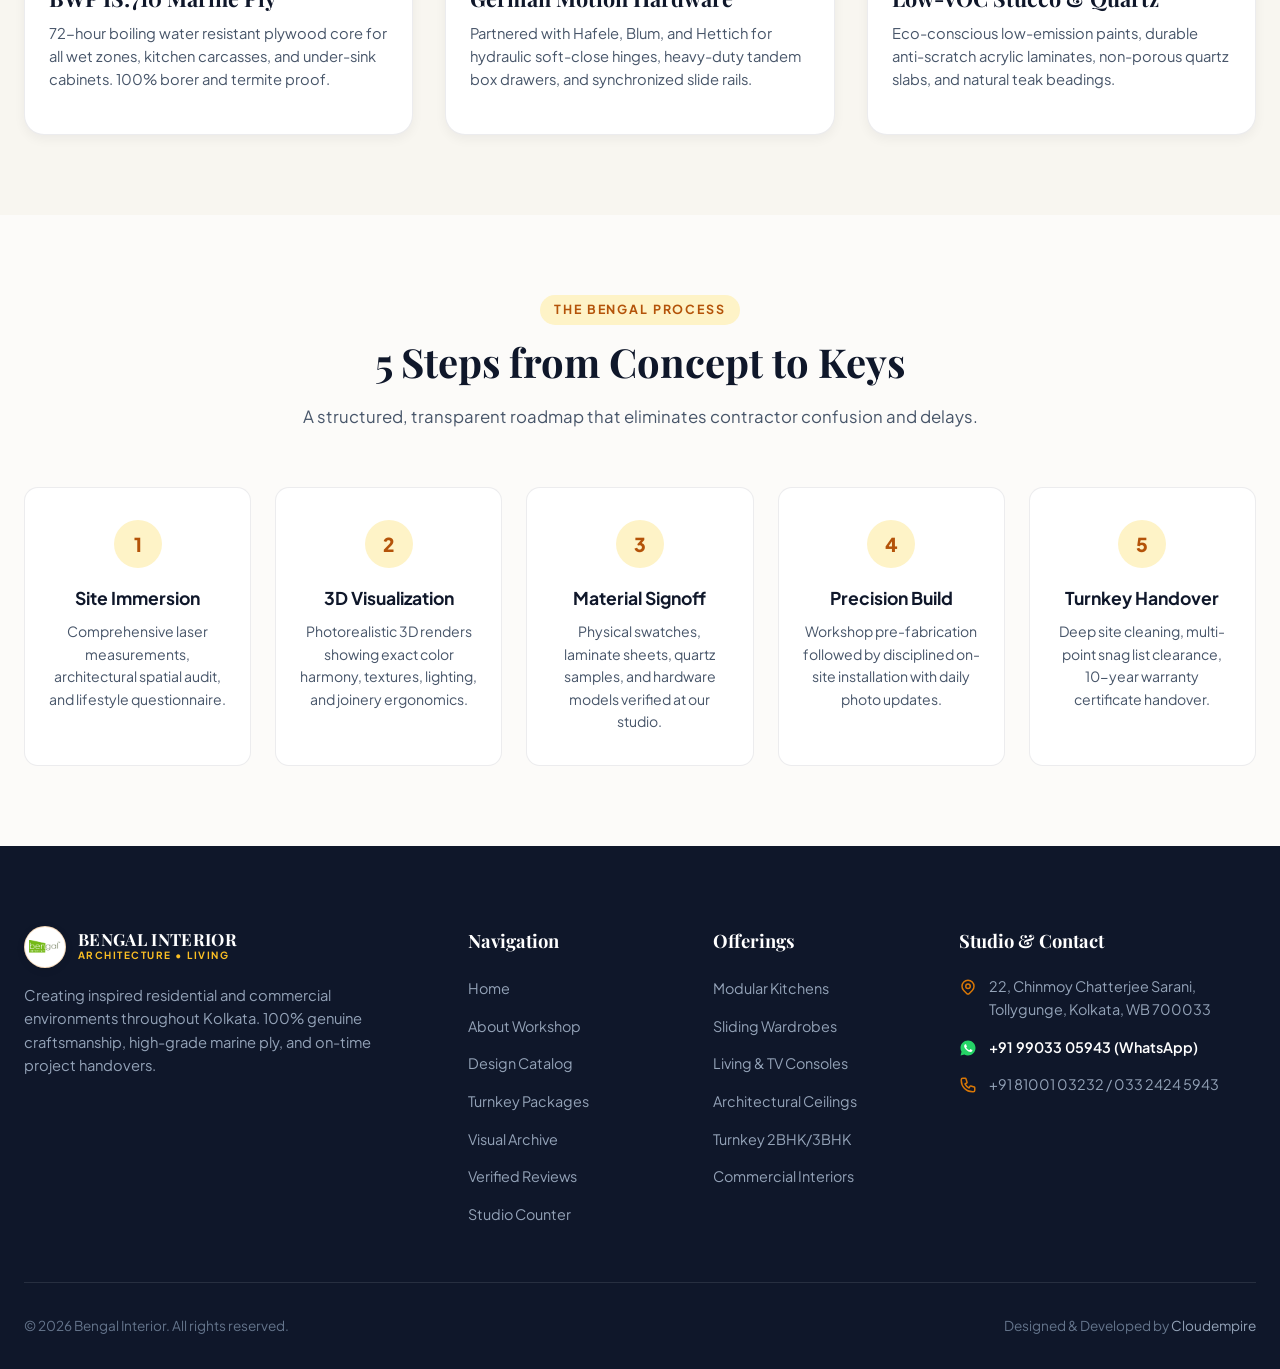
<file: about.html>
<!DOCTYPE html>
<html lang="en">
<head>
  <meta charset="UTF-8">
  <meta name="viewport" content="width=device-width, initial-scale=1.0">
  <title>About Bengal Interior | Heritage Workshop & Craft Philosophy</title>
  <meta name="description" content="Learn about Bengal Interior: over a decade of artisanal woodworking, European modular joinery, and on-time project execution in Tollygunge, Kolkata.">
  
  <link rel="icon" type="image/svg+xml" href="assets/images/favicon.svg">
  <link rel="icon" type="image/png" sizes="32x32" href="assets/images/favicon-32x32.png">
  <link rel="shortcut icon" href="assets/images/favicon.ico">
  <link rel="apple-touch-icon" sizes="180x180" href="assets/images/apple-touch-icon.png">

  <link rel="preconnect" href="https://fonts.googleapis.com">
  <link rel="preconnect" href="https://fonts.gstatic.com" crossorigin>
  <link href="https://fonts.googleapis.com/css2?family=Playfair+Display:ital,wght@0,600;0,700;0,800;1,400&family=Plus+Jakarta+Sans:wght@400;500;600;700;800&display=swap" rel="stylesheet">
  
  <link rel="stylesheet" href="style.css">
</head>
<body>

  <div class="abstract-orb abstract-orb-1"></div>
  <div class="abstract-orb abstract-orb-2"></div>

  <!-- TheDivine Floating Pill Navbar -->
  <header class="site-header">
    <div class="header-inner">
      <a href="index.html" class="brand-wrapper" aria-label="Bengal Interior Home">
        <div class="brand-logo-emblem">
          <img src="assets/images/logo.png" alt="Bengal Interior Logo" width="42" height="42">
        </div>
        <div class="brand-text-block">
          <span class="brand-title">BENGAL INTERIOR</span>
          <span class="brand-sub">Architectural Living • Kolkata</span>
        </div>
      </a>

      <nav>
        <ul class="nav-links" id="navLinks">
          <li class="nav-item"><a href="index.html" class="nav-link">Home</a></li>
          <li class="nav-item"><a href="about.html" class="nav-link active">About</a></li>
          <li class="nav-item"><a href="portfolio.html" class="nav-link">Portfolio</a></li>
          <li class="nav-item"><a href="packages.html" class="nav-link">Packages</a></li>
          <li class="nav-item"><a href="gallery.html" class="nav-link">Gallery</a></li>
          <li class="nav-item"><a href="reviews.html" class="nav-link">Reviews</a></li>
          <li class="nav-item"><a href="contact.html" class="nav-link">Contact</a></li>
        </ul>
      </nav>

      <div class="header-actions">
        <a href="https://wa.me/919903305943?text=Namaste%20Bengal%20Interior!%20I%20would%20like%20to%20learn%20more%20about%20your%20services." class="btn-cta-pill btn-shimmer" target="_blank" rel="noopener noreferrer">
          Book Consultation ↗
        </a>
        <div class="social-circle-icons">
          <a href="https://wa.me/919903305943" class="social-circle-btn" target="_blank" rel="noopener noreferrer" aria-label="WhatsApp">
            <svg viewBox="0 0 24 24" fill="none"><path d="M12 2C6.48 2 2 6.48 2 12C2 13.85 2.5 15.58 3.38 17.07L2.1 21.9L7.07 20.65C8.52 21.51 10.2 22 12 22C17.52 22 22 17.52 22 12C22 6.48 17.52 2 12 2Z" fill="#25D366"/><path d="M17.3 14.38C17.03 14.25 15.7 13.59 15.45 13.5C15.2 13.41 15.02 13.36 14.84 13.63C14.66 13.9 14.15 14.52 14 14.7C13.84 14.88 13.69 14.9 13.42 14.77C13.15 14.64 12.28 14.35 11.24 13.43C10.43 12.71 9.88 11.83 9.72 11.56C9.56 11.29 9.7 11.14 9.84 11C9.96 10.87 10.11 10.68 10.25 10.52C10.39 10.36 10.44 10.24 10.53 10.06C10.62 9.88 10.57 9.72 10.5 9.59C10.43 9.46 9.89 8.12 9.67 7.57C9.45 7.04 9.23 7.11 9.06 7.11C8.9 7.11 8.72 7.11 8.54 7.11C8.36 7.11 8.06 7.18 7.82 7.45C7.57 7.72 6.88 8.37 6.88 9.7C6.88 11.03 7.85 12.31 7.98 12.49C8.12 12.67 9.89 15.39 12.6 16.56C13.25 16.84 13.75 17.01 14.14 17.13C14.79 17.34 15.39 17.31 15.86 17.24C16.38 17.16 17.47 16.58 17.7 15.93C17.93 15.28 17.93 14.73 17.86 14.61C17.79 14.49 17.57 14.51 17.3 14.38Z" fill="#FFFFFF"/></svg>
          </a>
          <a href="tel:+918100103232" class="social-circle-btn" aria-label="Phone">
            <svg viewBox="0 0 24 24" fill="none" stroke="currentColor" stroke-width="2"><path stroke-linecap="round" stroke-linejoin="round" d="M3 5a2 2 0 012-2h3.28a1 1 0 01.948.684l1.498 4.493a1 1 0 01-.502 1.21l-2.257 1.13a11.042 11.042 0 005.516 5.516l1.13-2.257a1 1 0 011.21-.502l4.493 1.498a1 1 0 01.684.949V19a2 2 0 01-2 2h-1C9.716 21 3 14.284 3 6V5z"/></svg>
          </a>
        </div>
        <button class="nav-toggle-btn" id="navToggleBtn" aria-label="Toggle navigation drawer">
          <svg viewBox="0 0 24 24" fill="none" stroke="currentColor" stroke-width="2"><path stroke-linecap="round" stroke-linejoin="round" d="M4 6h16M4 12h16m-7 6h7"/></svg>
        </button>
      </div>
    </div>
  </header>

  <!-- Subpage Banner -->
  <section class="subpage-banner">
    <div class="shell">
      <span class="section-tag section-tag-light">Studio & Heritage Narrative</span>
      <h1>Artisan Heritage & Sourcing</h1>
      <p>Rooted in Tollygunge, Bengal Interior brings over a decade of dedicated craftsmanship, zero compromise on raw materials, and an unwavering commitment to on-time handover.</p>
    </div>
  </section>

  <!-- Heritage Workshop Centerpiece (Mandate 4 & 79) -->
  <section class="section">
    <div style="display: grid; grid-template-columns: 1fr 1fr; gap: 3rem; align-items: center;" class="about-hero-grid">
      <div>
        <span class="section-tag">22 Chinmoy Chatterjee Sarani</span>
        <h2 class="section-title">A Tradition of Precision in South Kolkata</h2>
        <p class="section-desc" style="margin-bottom: 1.25rem;">
          At Bengal Interior, we believe every home should tell a story of calm, order, and durability. Founded on the principle that interior craftsmanship should last decades rather than years, our workshop pairs precision European CNC joinery with seasoned Kolkata carpentering traditions.
        </p>
        <p class="section-desc" style="margin-bottom: 1.75rem;">
          Unlike mass-market interior aggregators who outsource work to temporary laborers, our full-time crew of carpenters, polishers, and site supervisors manage every millimeter from initial 3D visualization to final screw tightening.
        </p>
        <div style="display: grid; grid-template-columns: 1fr 1fr; gap: 1rem;">
          <div style="background: var(--color-canvas-alt); padding: 1.25rem; border-radius: var(--radius-md); border-left: 4px solid var(--color-accent);">
            <strong style="display: block; font-size: 1.15rem; color: var(--color-text-primary);">100% In-House</strong>
            <span style="font-size: 0.85rem; color: var(--color-text-secondary);">Direct accountability from our studio</span>
          </div>
          <div style="background: var(--color-canvas-alt); padding: 1.25rem; border-radius: var(--radius-md); border-left: 4px solid var(--color-accent);">
            <strong style="display: block; font-size: 1.15rem; color: var(--color-text-primary);">Guaranteed Handover</strong>
            <span style="font-size: 0.85rem; color: var(--color-text-secondary);">Contractually backed completion dates</span>
          </div>
        </div>
      </div>
      <div style="border-radius: var(--radius-lg); overflow: hidden; box-shadow: var(--shadow-lg); border: 1.5px solid var(--color-border-accent);">
        <!-- Authentic Storefront / Studio Centerpiece -->
        <img src="assets/images/storefront_office.jpg" alt="Bengal Interior Studio and Workshop Kolkata" loading="lazy" decoding="async" style="width: 100%; height: auto; object-fit: cover;">
      </div>
    </div>
  </section>

  <!-- Materials & Sourcing Philosophy -->
  <section class="section-alt">
    <div class="section">
      <div class="section-header">
        <span class="section-tag">Pure Materiality</span>
        <h2 class="section-title">Strict Grade Material Sourcing</h2>
        <p class="section-desc">We never use cheap particle board or hollow MDF. Every framework is built to withstand Kolkata's monsoon humidity and tropical climate.</p>
      </div>

      <div class="portfolio-grid">
        <div class="dish-card">
          <div class="card-img-wrapper" style="height: 200px;">
            <img src="assets/images/crafted_cabinetry.jpg" alt="Marine Grade Plywood Joinery" loading="lazy" decoding="async">
          </div>
          <div class="card-body">
            <h3 class="card-title">BWP IS:710 Marine Ply</h3>
            <p class="card-desc">72-hour boiling water resistant plywood core for all wet zones, kitchen carcasses, and under-sink cabinets. 100% borer and termite proof.</p>
          </div>
        </div>

        <div class="dish-card">
          <div class="card-img-wrapper" style="height: 200px;">
            <img src="assets/images/showroom_display.jpg" alt="Branded European Hardware" loading="lazy" decoding="async">
          </div>
          <div class="card-body">
            <h3 class="card-title">German Motion Hardware</h3>
            <p class="card-desc">Partnered with Hafele, Blum, and Hettich for hydraulic soft-close hinges, heavy-duty tandem box drawers, and synchronized slide rails.</p>
          </div>
        </div>

        <div class="dish-card">
          <div class="card-img-wrapper" style="height: 200px;">
            <img src="assets/images/ambient_lighting.jpg" alt="Architectural Finishes" loading="lazy" decoding="async">
          </div>
          <div class="card-body">
            <h3 class="card-title">Low-VOC Stucco & Quartz</h3>
            <p class="card-desc">Eco-conscious low-emission paints, durable anti-scratch acrylic laminates, non-porous quartz slabs, and natural teak beadings.</p>
          </div>
        </div>
      </div>
    </div>
  </section>

  <!-- 5-Stage Turnkey Execution Process -->
  <section class="section">
    <div class="section-header">
      <span class="section-tag">The Bengal Process</span>
      <h2 class="section-title">5 Steps from Concept to Keys</h2>
      <p class="section-desc">A structured, transparent roadmap that eliminates contractor confusion and delays.</p>
    </div>

    <div style="display: grid; grid-template-columns: repeat(auto-fit, minmax(220px, 1fr)); gap: 1.5rem;">
      <div style="background: var(--color-surface); padding: 2rem 1.5rem; border-radius: var(--radius-md); border: 1px solid var(--color-border); text-align: center;">
        <div style="width: 48px; height: 48px; border-radius: 50%; background: var(--color-accent-light); color: var(--color-accent-dark); display: flex; align-items: center; justify-content: center; font-weight: 800; font-size: 1.2rem; margin: 0 auto 1rem;">1</div>
        <h4 style="font-size: 1.1rem; margin-bottom: 0.5rem;">Site Immersion</h4>
        <p style="font-size: 0.88rem; color: var(--color-text-secondary);">Comprehensive laser measurements, architectural spatial audit, and lifestyle questionnaire.</p>
      </div>

      <div style="background: var(--color-surface); padding: 2rem 1.5rem; border-radius: var(--radius-md); border: 1px solid var(--color-border); text-align: center;">
        <div style="width: 48px; height: 48px; border-radius: 50%; background: var(--color-accent-light); color: var(--color-accent-dark); display: flex; align-items: center; justify-content: center; font-weight: 800; font-size: 1.2rem; margin: 0 auto 1rem;">2</div>
        <h4 style="font-size: 1.1rem; margin-bottom: 0.5rem;">3D Visualization</h4>
        <p style="font-size: 0.88rem; color: var(--color-text-secondary);">Photorealistic 3D renders showing exact color harmony, textures, lighting, and joinery ergonomics.</p>
      </div>

      <div style="background: var(--color-surface); padding: 2rem 1.5rem; border-radius: var(--radius-md); border: 1px solid var(--color-border); text-align: center;">
        <div style="width: 48px; height: 48px; border-radius: 50%; background: var(--color-accent-light); color: var(--color-accent-dark); display: flex; align-items: center; justify-content: center; font-weight: 800; font-size: 1.2rem; margin: 0 auto 1rem;">3</div>
        <h4 style="font-size: 1.1rem; margin-bottom: 0.5rem;">Material Signoff</h4>
        <p style="font-size: 0.88rem; color: var(--color-text-secondary);">Physical swatches, laminate sheets, quartz samples, and hardware models verified at our studio.</p>
      </div>

      <div style="background: var(--color-surface); padding: 2rem 1.5rem; border-radius: var(--radius-md); border: 1px solid var(--color-border); text-align: center;">
        <div style="width: 48px; height: 48px; border-radius: 50%; background: var(--color-accent-light); color: var(--color-accent-dark); display: flex; align-items: center; justify-content: center; font-weight: 800; font-size: 1.2rem; margin: 0 auto 1rem;">4</div>
        <h4 style="font-size: 1.1rem; margin-bottom: 0.5rem;">Precision Build</h4>
        <p style="font-size: 0.88rem; color: var(--color-text-secondary);">Workshop pre-fabrication followed by disciplined on-site installation with daily photo updates.</p>
      </div>

      <div style="background: var(--color-surface); padding: 2rem 1.5rem; border-radius: var(--radius-md); border: 1px solid var(--color-border); text-align: center;">
        <div style="width: 48px; height: 48px; border-radius: 50%; background: var(--color-accent-light); color: var(--color-accent-dark); display: flex; align-items: center; justify-content: center; font-weight: 800; font-size: 1.2rem; margin: 0 auto 1rem;">5</div>
        <h4 style="font-size: 1.1rem; margin-bottom: 0.5rem;">Turnkey Handover</h4>
        <p style="font-size: 0.88rem; color: var(--color-text-secondary);">Deep site cleaning, multi-point snag list clearance, 10-year warranty certificate handover.</p>
      </div>
    </div>
  </section>

  <!-- Floating WhatsApp Pill Button -->
  <a href="https://wa.me/919903305943?text=Namaste%20Bengal%20Interior!%20I%20would%20like%20to%20learn%20more%20about%20your%20workshop%20services." class="floating-wa-btn" target="_blank" rel="noopener noreferrer" aria-label="Direct WhatsApp Message">
    <svg class="wa-icon-contrast" viewBox="0 0 24 24" fill="none"><path d="M12 2C6.48 2 2 6.48 2 12C2 13.85 2.5 15.58 3.38 17.07L2.1 21.9L7.07 20.65C8.52 21.51 10.2 22 12 22C17.52 22 22 17.52 22 12C22 6.48 17.52 2 12 2Z" fill="#FFFFFF"/><path d="M17.3 14.38C17.03 14.25 15.7 13.59 15.45 13.5C15.2 13.41 15.02 13.36 14.84 13.63C14.66 13.9 14.15 14.52 14 14.7C13.84 14.88 13.69 14.9 13.42 14.77C13.15 14.64 12.28 14.35 11.24 13.43C10.43 12.71 9.88 11.83 9.72 11.56C9.56 11.29 9.7 11.14 9.84 11C9.96 10.87 10.11 10.68 10.25 10.52C10.39 10.36 10.44 10.24 10.53 10.06C10.62 9.88 10.57 9.72 10.5 9.59C10.43 9.46 9.89 8.12 9.67 7.57C9.45 7.04 9.23 7.11 9.06 7.11C8.9 7.11 8.72 7.11 8.54 7.11C8.36 7.11 8.06 7.18 7.82 7.45C7.57 7.72 6.88 8.37 6.88 9.7C6.88 11.03 7.85 12.31 7.98 12.49C8.12 12.67 9.89 15.39 12.6 16.56C13.25 16.84 13.75 17.01 14.14 17.13C14.79 17.34 15.39 17.31 15.86 17.24C16.38 17.16 17.47 16.58 17.7 15.93C17.93 15.28 17.93 14.73 17.86 14.61C17.79 14.49 17.57 14.51 17.3 14.38Z" fill="#25D366"/></svg>
  </a>

  <!-- Footer -->
  <footer class="site-footer">
    <div class="footer-top">
      <div class="footer-col footer-col-brand">
        <a href="index.html" class="brand-wrapper">
          <div class="brand-logo-emblem">
            <img src="assets/images/logo.png" alt="Bengal Interior Logo" width="42" height="42">
          </div>
          <div class="brand-text-block">
            <span class="brand-title" style="color: #ffffff;">BENGAL INTERIOR</span>
            <span class="brand-sub" style="color: #fbbf24;">Architecture • Living</span>
          </div>
        </a>
        <p>Creating inspired residential and commercial environments throughout Kolkata. 100% genuine craftsmanship, high-grade marine ply, and on-time project handovers.</p>
      </div>

      <div class="footer-col">
        <h4>Navigation</h4>
        <ul class="footer-links">
          <li><a href="index.html">Home</a></li>
          <li><a href="about.html">About Workshop</a></li>
          <li><a href="portfolio.html">Design Catalog</a></li>
          <li><a href="packages.html">Turnkey Packages</a></li>
          <li><a href="gallery.html">Visual Archive</a></li>
          <li><a href="reviews.html">Verified Reviews</a></li>
          <li><a href="contact.html">Studio Counter</a></li>
        </ul>
      </div>

      <div class="footer-col">
        <h4>Offerings</h4>
        <ul class="footer-links">
          <li><a href="portfolio.html">Modular Kitchens</a></li>
          <li><a href="portfolio.html">Sliding Wardrobes</a></li>
          <li><a href="portfolio.html">Living & TV Consoles</a></li>
          <li><a href="portfolio.html">Architectural Ceilings</a></li>
          <li><a href="packages.html">Turnkey 2BHK/3BHK</a></li>
          <li><a href="packages.html">Commercial Interiors</a></li>
        </ul>
      </div>

      <div class="footer-col">
        <h4>Studio & Contact</h4>
        <div class="footer-contact-item">
          <svg viewBox="0 0 24 24" fill="none" stroke="currentColor" stroke-width="2"><path stroke-linecap="round" stroke-linejoin="round" d="M17.657 16.657L13.414 20.9a1.998 1.998 0 01-2.827 0l-4.244-4.243a8 8 0 1111.314 0z"/><path stroke-linecap="round" stroke-linejoin="round" d="M15 11a3 3 0 11-6 0 3 3 0 016 0z"/></svg>
          <span>22, Chinmoy Chatterjee Sarani, Tollygunge, Kolkata, WB 700033</span>
        </div>
        <div class="footer-contact-item">
          <svg viewBox="0 0 24 24" fill="none"><path d="M12 2C6.48 2 2 6.48 2 12C2 13.85 2.5 15.58 3.38 17.07L2.1 21.9L7.07 20.65C8.52 21.51 10.2 22 12 22C17.52 22 22 17.52 22 12C22 6.48 17.52 2 12 2Z" fill="#25D366"/><path d="M17.3 14.38C17.03 14.25 15.7 13.59 15.45 13.5C15.2 13.41 15.02 13.36 14.84 13.63C14.66 13.9 14.15 14.52 14 14.7C13.84 14.88 13.69 14.9 13.42 14.77C13.15 14.64 12.28 14.35 11.24 13.43C10.43 12.71 9.88 11.83 9.72 11.56C9.56 11.29 9.7 11.14 9.84 11C9.96 10.87 10.11 10.68 10.25 10.52C10.39 10.36 10.44 10.24 10.53 10.06C10.62 9.88 10.57 9.72 10.5 9.59C10.43 9.46 9.89 8.12 9.67 7.57C9.45 7.04 9.23 7.11 9.06 7.11C8.9 7.11 8.72 7.11 8.54 7.11C8.36 7.11 8.06 7.18 7.82 7.45C7.57 7.72 6.88 8.37 6.88 9.7C6.88 11.03 7.85 12.31 7.98 12.49C8.12 12.67 9.89 15.39 12.6 16.56C13.25 16.84 13.75 17.01 14.14 17.13C14.79 17.34 15.39 17.31 15.86 17.24C16.38 17.16 17.47 16.58 17.7 15.93C17.93 15.28 17.93 14.73 17.86 14.61C17.79 14.49 17.57 14.51 17.3 14.38Z" fill="#FFFFFF"/></svg>
          <a href="https://wa.me/919903305943" style="color: #ffffff; font-weight: 600;">+91 99033 05943 (WhatsApp)</a>
        </div>
        <div class="footer-contact-item">
          <svg viewBox="0 0 24 24" fill="none" stroke="currentColor" stroke-width="2"><path stroke-linecap="round" stroke-linejoin="round" d="M3 5a2 2 0 012-2h3.28a1 1 0 01.948.684l1.498 4.493a1 1 0 01-.502 1.21l-2.257 1.13a11.042 11.042 0 005.516 5.516l1.13-2.257a1 1 0 011.21-.502l4.493 1.498a1 1 0 01.684.949V19a2 2 0 01-2 2h-1C9.716 21 3 14.284 3 6V5z"/></svg>
          <a href="tel:+918100103232">+91 81001 03232 / 033 2424 5943</a>
        </div>
      </div>
    </div>

    <div class="footer-bottom">
      <div>© 2026 Bengal Interior. All rights reserved.</div>
      <div>Designed & Developed by <a href="https://cloudempire.tech/" target="_blank" rel="noopener noreferrer">Cloudempire</a></div>
    </div>
  </footer>

  <script src="main.js"></script>
</body>
</html>
</file>
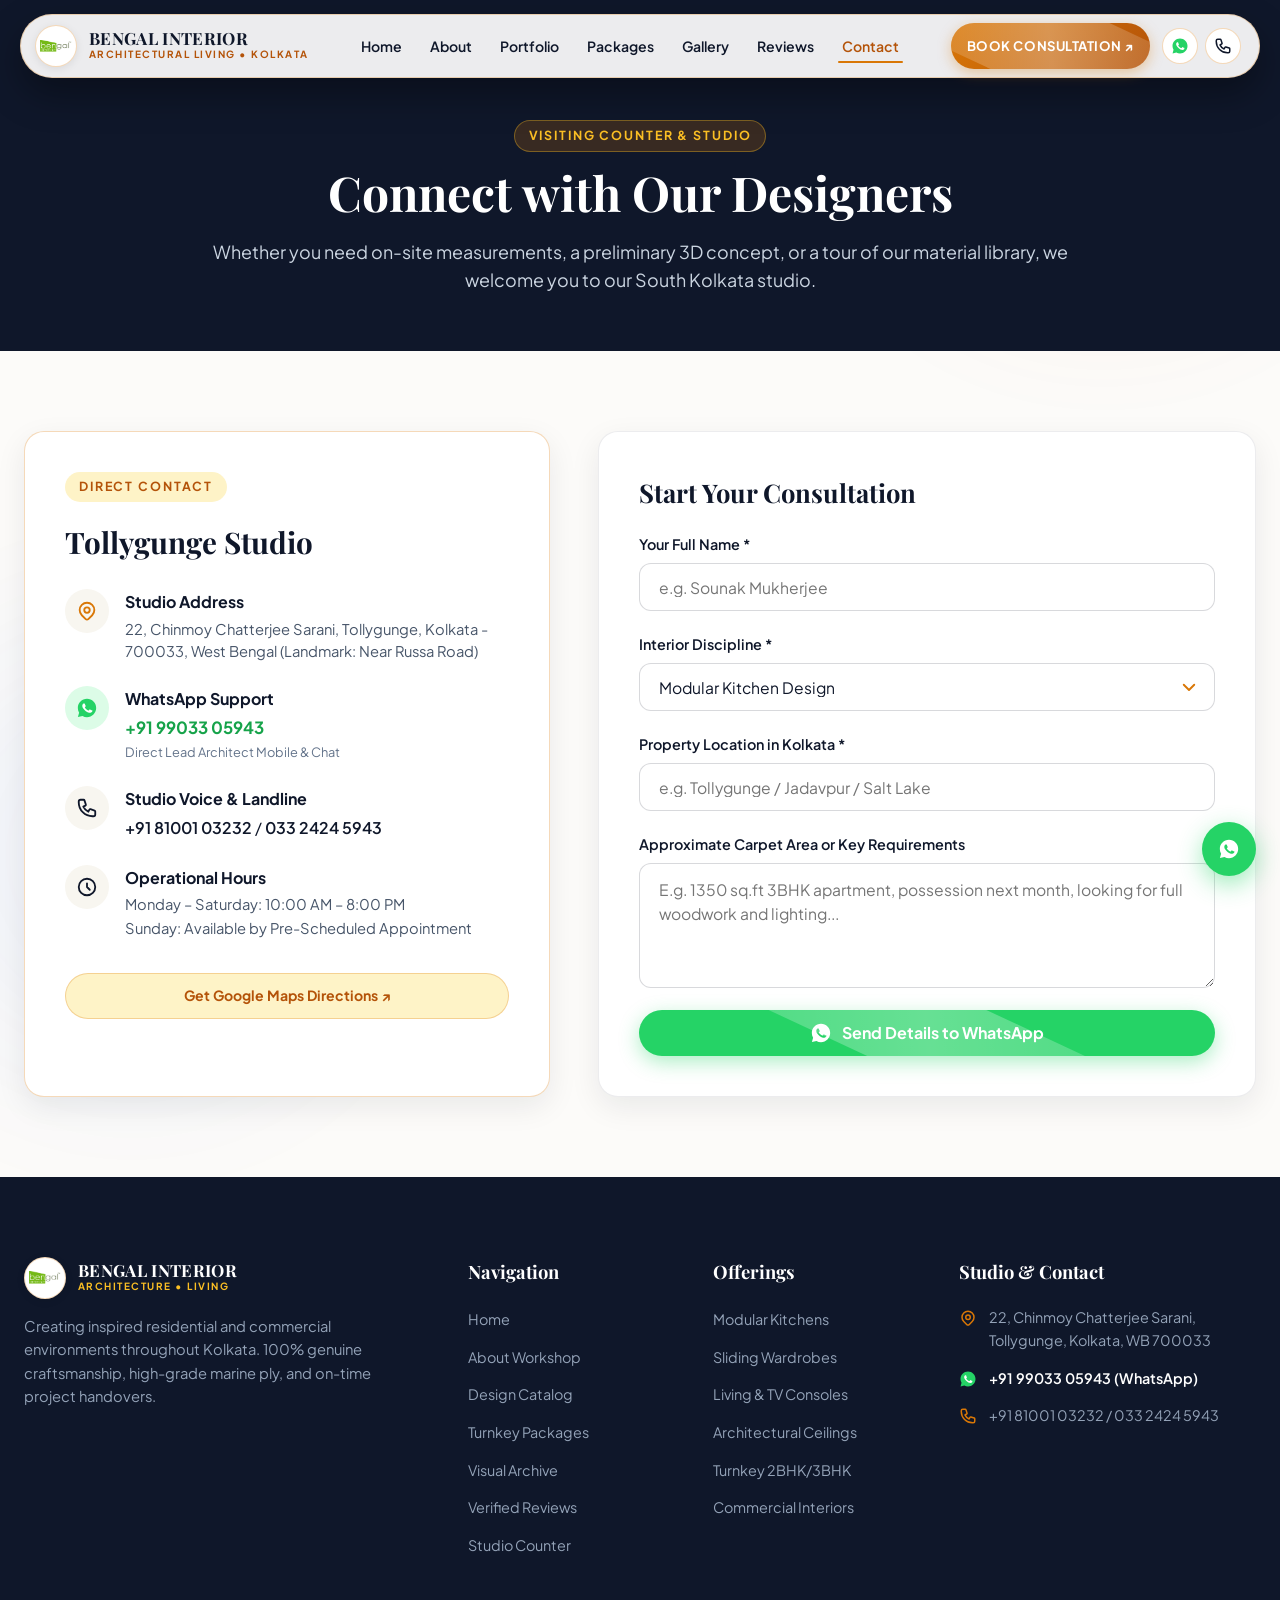
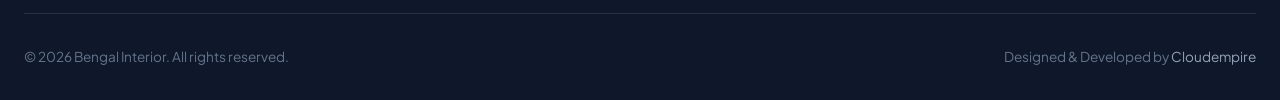
<file: contact.html>
<!DOCTYPE html>
<html lang="en">
<head>
  <meta charset="UTF-8">
  <meta name="viewport" content="width=device-width, initial-scale=1.0">
  <title>Contact Studio & Counter | Bengal Interior Kolkata</title>
  <meta name="description" content="Visit Bengal Interior's design studio at 22 Chinmoy Chatterjee Sarani, Tollygunge, Kolkata. Schedule on-site measurements and WhatsApp consultations.">
  
  <link rel="icon" type="image/svg+xml" href="assets/images/favicon.svg">
  <link rel="icon" type="image/png" sizes="32x32" href="assets/images/favicon-32x32.png">
  <link rel="shortcut icon" href="assets/images/favicon.ico">
  <link rel="apple-touch-icon" sizes="180x180" href="assets/images/apple-touch-icon.png">

  <link rel="preconnect" href="https://fonts.googleapis.com">
  <link rel="preconnect" href="https://fonts.gstatic.com" crossorigin>
  <link href="https://fonts.googleapis.com/css2?family=Playfair+Display:ital,wght@0,600;0,700;0,800;1,400&family=Plus+Jakarta+Sans:wght@400;500;600;700;800&display=swap" rel="stylesheet">
  
  <link rel="stylesheet" href="style.css">
</head>
<body>

  <div class="abstract-orb abstract-orb-1"></div>
  <div class="abstract-orb abstract-orb-2"></div>

  <!-- TheDivine Floating Pill Navbar -->
  <header class="site-header">
    <div class="header-inner">
      <a href="index.html" class="brand-wrapper" aria-label="Bengal Interior Home">
        <div class="brand-logo-emblem">
          <img src="assets/images/logo.png" alt="Bengal Interior Logo" width="42" height="42">
        </div>
        <div class="brand-text-block">
          <span class="brand-title">BENGAL INTERIOR</span>
          <span class="brand-sub">Architectural Living • Kolkata</span>
        </div>
      </a>

      <nav>
        <ul class="nav-links" id="navLinks">
          <li class="nav-item"><a href="index.html" class="nav-link">Home</a></li>
          <li class="nav-item"><a href="about.html" class="nav-link">About</a></li>
          <li class="nav-item"><a href="portfolio.html" class="nav-link">Portfolio</a></li>
          <li class="nav-item"><a href="packages.html" class="nav-link">Packages</a></li>
          <li class="nav-item"><a href="gallery.html" class="nav-link">Gallery</a></li>
          <li class="nav-item"><a href="reviews.html" class="nav-link">Reviews</a></li>
          <li class="nav-item"><a href="contact.html" class="nav-link active">Contact</a></li>
        </ul>
      </nav>

      <div class="header-actions">
        <a href="https://wa.me/919903305943?text=Namaste%20Bengal%20Interior!%20I%20would%20like%20to%20visit%20your%20studio." class="btn-cta-pill btn-shimmer" target="_blank" rel="noopener noreferrer">
          Book Consultation ↗
        </a>
        <div class="social-circle-icons">
          <a href="https://wa.me/919903305943" class="social-circle-btn" target="_blank" rel="noopener noreferrer" aria-label="WhatsApp">
            <svg viewBox="0 0 24 24" fill="none"><path d="M12 2C6.48 2 2 6.48 2 12C2 13.85 2.5 15.58 3.38 17.07L2.1 21.9L7.07 20.65C8.52 21.51 10.2 22 12 22C17.52 22 22 17.52 22 12C22 6.48 17.52 2 12 2Z" fill="#25D366"/><path d="M17.3 14.38C17.03 14.25 15.7 13.59 15.45 13.5C15.2 13.41 15.02 13.36 14.84 13.63C14.66 13.9 14.15 14.52 14 14.7C13.84 14.88 13.69 14.9 13.42 14.77C13.15 14.64 12.28 14.35 11.24 13.43C10.43 12.71 9.88 11.83 9.72 11.56C9.56 11.29 9.7 11.14 9.84 11C9.96 10.87 10.11 10.68 10.25 10.52C10.39 10.36 10.44 10.24 10.53 10.06C10.62 9.88 10.57 9.72 10.5 9.59C10.43 9.46 9.89 8.12 9.67 7.57C9.45 7.04 9.23 7.11 9.06 7.11C8.9 7.11 8.72 7.11 8.54 7.11C8.36 7.11 8.06 7.18 7.82 7.45C7.57 7.72 6.88 8.37 6.88 9.7C6.88 11.03 7.85 12.31 7.98 12.49C8.12 12.67 9.89 15.39 12.6 16.56C13.25 16.84 13.75 17.01 14.14 17.13C14.79 17.34 15.39 17.31 15.86 17.24C16.38 17.16 17.47 16.58 17.7 15.93C17.93 15.28 17.93 14.73 17.86 14.61C17.79 14.49 17.57 14.51 17.3 14.38Z" fill="#FFFFFF"/></svg>
          </a>
          <a href="tel:+918100103232" class="social-circle-btn" aria-label="Phone">
            <svg viewBox="0 0 24 24" fill="none" stroke="currentColor" stroke-width="2"><path stroke-linecap="round" stroke-linejoin="round" d="M3 5a2 2 0 012-2h3.28a1 1 0 01.948.684l1.498 4.493a1 1 0 01-.502 1.21l-2.257 1.13a11.042 11.042 0 005.516 5.516l1.13-2.257a1 1 0 011.21-.502l4.493 1.498a1 1 0 01.684.949V19a2 2 0 01-2 2h-1C9.716 21 3 14.284 3 6V5z"/></svg>
          </a>
        </div>
        <button class="nav-toggle-btn" id="navToggleBtn" aria-label="Toggle navigation drawer">
          <svg viewBox="0 0 24 24" fill="none" stroke="currentColor" stroke-width="2"><path stroke-linecap="round" stroke-linejoin="round" d="M4 6h16M4 12h16m-7 6h7"/></svg>
        </button>
      </div>
    </div>
  </header>

  <!-- Subpage Banner -->
  <section class="subpage-banner">
    <div class="shell">
      <span class="section-tag section-tag-light">Visiting Counter & Studio</span>
      <h1>Connect with Our Designers</h1>
      <p>Whether you need on-site measurements, a preliminary 3D concept, or a tour of our material library, we welcome you to our South Kolkata studio.</p>
    </div>
  </section>

  <!-- Visiting Counter Section -->
  <section class="section">
    <div style="display: grid; grid-template-columns: 1fr 1.25fr; gap: 3rem;" class="contact-layout-grid">
      
      <!-- Studio Details Card -->
      <div style="background: var(--color-surface); border-radius: var(--radius-lg); border: 1.5px solid var(--color-border-accent); padding: 2.5rem; box-shadow: var(--shadow-md);">
        <span class="section-tag" style="margin-bottom: 1rem;">Direct Contact</span>
        <h2 style="font-family: var(--font-serif); font-size: 1.85rem; margin-bottom: 1.5rem; color: var(--color-text-primary);">Tollygunge Studio</h2>

        <div style="display: flex; flex-direction: column; gap: 1.5rem; margin-bottom: 2rem;">
          
          <div style="display: flex; gap: 1rem;">
            <div style="width: 44px; height: 44px; border-radius: 50%; background: var(--color-canvas-alt); display: flex; align-items: center; justify-content: center; flex-shrink: 0; color: var(--color-accent);">
              <svg width="22" height="22" viewBox="0 0 24 24" fill="none" stroke="currentColor" stroke-width="2"><path stroke-linecap="round" stroke-linejoin="round" d="M17.657 16.657L13.414 20.9a1.998 1.998 0 01-2.827 0l-4.244-4.243a8 8 0 1111.314 0z"/><path stroke-linecap="round" stroke-linejoin="round" d="M15 11a3 3 0 11-6 0 3 3 0 016 0z"/></svg>
            </div>
            <div>
              <strong style="display: block; font-size: 1rem; color: var(--color-text-primary); margin-bottom: 0.2rem;">Studio Address</strong>
              <p style="font-size: 0.92rem; color: var(--color-text-secondary); line-height: 1.5;">22, Chinmoy Chatterjee Sarani, Tollygunge, Kolkata - 700033, West Bengal (Landmark: Near Russa Road)</p>
            </div>
          </div>

          <!-- Mandate 162: WhatsApp Icon Mandatory Next to Contact Numbers -->
          <div style="display: flex; gap: 1rem;">
            <div style="width: 44px; height: 44px; border-radius: 50%; background: #dcfce7; display: flex; align-items: center; justify-content: center; flex-shrink: 0;">
              <svg viewBox="0 0 24 24" fill="none" width="22" height="22"><path d="M12 2C6.48 2 2 6.48 2 12C2 13.85 2.5 15.58 3.38 17.07L2.1 21.9L7.07 20.65C8.52 21.51 10.2 22 12 22C17.52 22 22 17.52 22 12C22 6.48 17.52 2 12 2Z" fill="#25D366"/><path d="M17.3 14.38C17.03 14.25 15.7 13.59 15.45 13.5C15.2 13.41 15.02 13.36 14.84 13.63C14.66 13.9 14.15 14.52 14 14.7C13.84 14.88 13.69 14.9 13.42 14.77C13.15 14.64 12.28 14.35 11.24 13.43C10.43 12.71 9.88 11.83 9.72 11.56C9.56 11.29 9.7 11.14 9.84 11C9.96 10.87 10.11 10.68 10.25 10.52C10.39 10.36 10.44 10.24 10.53 10.06C10.62 9.88 10.57 9.72 10.5 9.59C10.43 9.46 9.89 8.12 9.67 7.57C9.45 7.04 9.23 7.11 9.06 7.11C8.9 7.11 8.72 7.11 8.54 7.11C8.36 7.11 8.06 7.18 7.82 7.45C7.57 7.72 6.88 8.37 6.88 9.7C6.88 11.03 7.85 12.31 7.98 12.49C8.12 12.67 9.89 15.39 12.6 16.56C13.25 16.84 13.75 17.01 14.14 17.13C14.79 17.34 15.39 17.31 15.86 17.24C16.38 17.16 17.47 16.58 17.7 15.93C17.93 15.28 17.93 14.73 17.86 14.61C17.79 14.49 17.57 14.51 17.3 14.38Z" fill="#FFFFFF"/></svg>
            </div>
            <div>
              <strong style="display: block; font-size: 1rem; color: var(--color-text-primary); margin-bottom: 0.2rem;">WhatsApp Support</strong>
              <a href="https://wa.me/919903305943" style="color: #16a34a; font-weight: 700; font-size: 1.05rem;">+91 99033 05943</a>
              <span style="display: block; font-size: 0.8rem; color: var(--color-text-muted);">Direct Lead Architect Mobile & Chat</span>
            </div>
          </div>

          <div style="display: flex; gap: 1rem;">
            <div style="width: 44px; height: 44px; border-radius: 50%; background: var(--color-canvas-alt); display: flex; align-items: center; justify-content: center; flex-shrink: 0; color: var(--color-text-primary);">
              <svg width="22" height="22" viewBox="0 0 24 24" fill="none" stroke="currentColor" stroke-width="2"><path stroke-linecap="round" stroke-linejoin="round" d="M3 5a2 2 0 012-2h3.28a1 1 0 01.948.684l1.498 4.493a1 1 0 01-.502 1.21l-2.257 1.13a11.042 11.042 0 005.516 5.516l1.13-2.257a1 1 0 011.21-.502l4.493 1.498a1 1 0 01.684.949V19a2 2 0 01-2 2h-1C9.716 21 3 14.284 3 6V5z"/></svg>
            </div>
            <div>
              <strong style="display: block; font-size: 1rem; color: var(--color-text-primary); margin-bottom: 0.2rem;">Studio Voice & Landline</strong>
              <a href="tel:+918100103232" style="color: var(--color-text-primary); font-weight: 600;">+91 81001 03232</a> / <a href="tel:03324245943" style="color: var(--color-text-primary); font-weight: 600;">033 2424 5943</a>
            </div>
          </div>

          <div style="display: flex; gap: 1rem;">
            <div style="width: 44px; height: 44px; border-radius: 50%; background: var(--color-canvas-alt); display: flex; align-items: center; justify-content: center; flex-shrink: 0; color: var(--color-text-primary);">
              <svg width="22" height="22" viewBox="0 0 24 24" fill="none" stroke="currentColor" stroke-width="2"><path stroke-linecap="round" stroke-linejoin="round" d="M12 8v4l3 3m6-3a9 9 0 11-18 0 9 9 0 0118 0z"/></svg>
            </div>
            <div>
              <strong style="display: block; font-size: 1rem; color: var(--color-text-primary); margin-bottom: 0.2rem;">Operational Hours</strong>
              <p style="font-size: 0.92rem; color: var(--color-text-secondary);">Monday – Saturday: 10:00 AM – 8:00 PM<br>Sunday: Available by Pre-Scheduled Appointment</p>
            </div>
          </div>

        </div>

        <a href="https://maps.google.com/?q=Bengal+Interior+22+Chinmoy+Chatterjee+Sarani+Kolkata" class="btn-card-inquire" target="_blank" rel="noopener noreferrer">
          Get Google Maps Directions ↗
        </a>
      </div>

      <!-- Bespoke Contact Form -->
      <div>
        <form class="contact-form-card" id="inquiryForm">
          <h3 style="font-family: var(--font-serif); font-size: 1.6rem; margin-bottom: 1.25rem;">Start Your Consultation</h3>

          <div class="form-group">
            <label class="form-label" for="formName">Your Full Name *</label>
            <input type="text" id="formName" class="form-control" placeholder="e.g. Sounak Mukherjee" required>
          </div>

          <div class="form-group">
            <label class="form-label" for="formService">Interior Discipline *</label>
            <select id="formService" class="form-control form-select">
              <option value="Modular Kitchen Design">Modular Kitchen Design</option>
              <option value="Modular Wardrobes & Storage">Modular Wardrobes & Storage</option>
              <option value="Turnkey 2BHK / 3BHK Interior">Turnkey 2BHK / 3BHK Interior</option>
              <option value="Living Room & False Ceiling">Living Room & False Ceiling</option>
              <option value="Commercial Office Fitout">Commercial Office Fitout</option>
            </select>
          </div>

          <div class="form-group">
            <label class="form-label" for="formLocality">Property Location in Kolkata *</label>
            <input type="text" id="formLocality" class="form-control" placeholder="e.g. Tollygunge / Jadavpur / Salt Lake" required>
          </div>

          <div class="form-group">
            <label class="form-label" for="formMessage">Approximate Carpet Area or Key Requirements</label>
            <textarea id="formMessage" class="form-control form-textarea" placeholder="E.g. 1350 sq.ft 3BHK apartment, possession next month, looking for full woodwork and lighting..."></textarea>
          </div>

          <button type="submit" class="btn-form-submit btn-shimmer">
            <svg class="wa-icon-contrast" viewBox="0 0 24 24" fill="none" width="22" height="22"><path d="M12 2C6.48 2 2 6.48 2 12C2 13.85 2.5 15.58 3.38 17.07L2.1 21.9L7.07 20.65C8.52 21.51 10.2 22 12 22C17.52 22 22 17.52 22 12C22 6.48 17.52 2 12 2Z" fill="#FFFFFF"/><path d="M17.3 14.38C17.03 14.25 15.7 13.59 15.45 13.5C15.2 13.41 15.02 13.36 14.84 13.63C14.66 13.9 14.15 14.52 14 14.7C13.84 14.88 13.69 14.9 13.42 14.77C13.15 14.64 12.28 14.35 11.24 13.43C10.43 12.71 9.88 11.83 9.72 11.56C9.56 11.29 9.7 11.14 9.84 11C9.96 10.87 10.11 10.68 10.25 10.52C10.39 10.36 10.44 10.24 10.53 10.06C10.62 9.88 10.57 9.72 10.5 9.59C10.43 9.46 9.89 8.12 9.67 7.57C9.45 7.04 9.23 7.11 9.06 7.11C8.9 7.11 8.72 7.11 8.54 7.11C8.36 7.11 8.06 7.18 7.82 7.45C7.57 7.72 6.88 8.37 6.88 9.7C6.88 11.03 7.85 12.31 7.98 12.49C8.12 12.67 9.89 15.39 12.6 16.56C13.25 16.84 13.75 17.01 14.14 17.13C14.79 17.34 15.39 17.31 15.86 17.24C16.38 17.16 17.47 16.58 17.7 15.93C17.93 15.28 17.93 14.73 17.86 14.61C17.79 14.49 17.57 14.51 17.3 14.38Z" fill="#25D366"/></svg>
            Send Details to WhatsApp
          </button>
        </form>
      </div>

    </div>
  </section>

  <!-- Floating WhatsApp Pill Button -->
  <a href="https://wa.me/919903305943?text=Namaste%20Bengal%20Interior!%20I%20would%20like%20to%20visit%20your%20studio%20counter." class="floating-wa-btn" target="_blank" rel="noopener noreferrer" aria-label="Direct WhatsApp Message">
    <svg class="wa-icon-contrast" viewBox="0 0 24 24" fill="none"><path d="M12 2C6.48 2 2 6.48 2 12C2 13.85 2.5 15.58 3.38 17.07L2.1 21.9L7.07 20.65C8.52 21.51 10.2 22 12 22C17.52 22 22 17.52 22 12C22 6.48 17.52 2 12 2Z" fill="#FFFFFF"/><path d="M17.3 14.38C17.03 14.25 15.7 13.59 15.45 13.5C15.2 13.41 15.02 13.36 14.84 13.63C14.66 13.9 14.15 14.52 14 14.7C13.84 14.88 13.69 14.9 13.42 14.77C13.15 14.64 12.28 14.35 11.24 13.43C10.43 12.71 9.88 11.83 9.72 11.56C9.56 11.29 9.7 11.14 9.84 11C9.96 10.87 10.11 10.68 10.25 10.52C10.39 10.36 10.44 10.24 10.53 10.06C10.62 9.88 10.57 9.72 10.5 9.59C10.43 9.46 9.89 8.12 9.67 7.57C9.45 7.04 9.23 7.11 9.06 7.11C8.9 7.11 8.72 7.11 8.54 7.11C8.36 7.11 8.06 7.18 7.82 7.45C7.57 7.72 6.88 8.37 6.88 9.7C6.88 11.03 7.85 12.31 7.98 12.49C8.12 12.67 9.89 15.39 12.6 16.56C13.25 16.84 13.75 17.01 14.14 17.13C14.79 17.34 15.39 17.31 15.86 17.24C16.38 17.16 17.47 16.58 17.7 15.93C17.93 15.28 17.93 14.73 17.86 14.61C17.79 14.49 17.57 14.51 17.3 14.38Z" fill="#25D366"/></svg>
  </a>

  <!-- Footer -->
  <footer class="site-footer">
    <div class="footer-top">
      <div class="footer-col footer-col-brand">
        <a href="index.html" class="brand-wrapper">
          <div class="brand-logo-emblem">
            <img src="assets/images/logo.png" alt="Bengal Interior Logo" width="42" height="42">
          </div>
          <div class="brand-text-block">
            <span class="brand-title" style="color: #ffffff;">BENGAL INTERIOR</span>
            <span class="brand-sub" style="color: #fbbf24;">Architecture • Living</span>
          </div>
        </a>
        <p>Creating inspired residential and commercial environments throughout Kolkata. 100% genuine craftsmanship, high-grade marine ply, and on-time project handovers.</p>
      </div>

      <div class="footer-col">
        <h4>Navigation</h4>
        <ul class="footer-links">
          <li><a href="index.html">Home</a></li>
          <li><a href="about.html">About Workshop</a></li>
          <li><a href="portfolio.html">Design Catalog</a></li>
          <li><a href="packages.html">Turnkey Packages</a></li>
          <li><a href="gallery.html">Visual Archive</a></li>
          <li><a href="reviews.html">Verified Reviews</a></li>
          <li><a href="contact.html">Studio Counter</a></li>
        </ul>
      </div>

      <div class="footer-col">
        <h4>Offerings</h4>
        <ul class="footer-links">
          <li><a href="portfolio.html">Modular Kitchens</a></li>
          <li><a href="portfolio.html">Sliding Wardrobes</a></li>
          <li><a href="portfolio.html">Living & TV Consoles</a></li>
          <li><a href="portfolio.html">Architectural Ceilings</a></li>
          <li><a href="packages.html">Turnkey 2BHK/3BHK</a></li>
          <li><a href="packages.html">Commercial Interiors</a></li>
        </ul>
      </div>

      <div class="footer-col">
        <h4>Studio & Contact</h4>
        <div class="footer-contact-item">
          <svg viewBox="0 0 24 24" fill="none" stroke="currentColor" stroke-width="2"><path stroke-linecap="round" stroke-linejoin="round" d="M17.657 16.657L13.414 20.9a1.998 1.998 0 01-2.827 0l-4.244-4.243a8 8 0 1111.314 0z"/><path stroke-linecap="round" stroke-linejoin="round" d="M15 11a3 3 0 11-6 0 3 3 0 016 0z"/></svg>
          <span>22, Chinmoy Chatterjee Sarani, Tollygunge, Kolkata, WB 700033</span>
        </div>
        <div class="footer-contact-item">
          <svg viewBox="0 0 24 24" fill="none"><path d="M12 2C6.48 2 2 6.48 2 12C2 13.85 2.5 15.58 3.38 17.07L2.1 21.9L7.07 20.65C8.52 21.51 10.2 22 12 22C17.52 22 22 17.52 22 12C22 6.48 17.52 2 12 2Z" fill="#25D366"/><path d="M17.3 14.38C17.03 14.25 15.7 13.59 15.45 13.5C15.2 13.41 15.02 13.36 14.84 13.63C14.66 13.9 14.15 14.52 14 14.7C13.84 14.88 13.69 14.9 13.42 14.77C13.15 14.64 12.28 14.35 11.24 13.43C10.43 12.71 9.88 11.83 9.72 11.56C9.56 11.29 9.7 11.14 9.84 11C9.96 10.87 10.11 10.68 10.25 10.52C10.39 10.36 10.44 10.24 10.53 10.06C10.62 9.88 10.57 9.72 10.5 9.59C10.43 9.46 9.89 8.12 9.67 7.57C9.45 7.04 9.23 7.11 9.06 7.11C8.9 7.11 8.72 7.11 8.54 7.11C8.36 7.11 8.06 7.18 7.82 7.45C7.57 7.72 6.88 8.37 6.88 9.7C6.88 11.03 7.85 12.31 7.98 12.49C8.12 12.67 9.89 15.39 12.6 16.56C13.25 16.84 13.75 17.01 14.14 17.13C14.79 17.34 15.39 17.31 15.86 17.24C16.38 17.16 17.47 16.58 17.7 15.93C17.93 15.28 17.93 14.73 17.86 14.61C17.79 14.49 17.57 14.51 17.3 14.38Z" fill="#FFFFFF"/></svg>
          <a href="https://wa.me/919903305943" style="color: #ffffff; font-weight: 600;">+91 99033 05943 (WhatsApp)</a>
        </div>
        <div class="footer-contact-item">
          <svg viewBox="0 0 24 24" fill="none" stroke="currentColor" stroke-width="2"><path stroke-linecap="round" stroke-linejoin="round" d="M3 5a2 2 0 012-2h3.28a1 1 0 01.948.684l1.498 4.493a1 1 0 01-.502 1.21l-2.257 1.13a11.042 11.042 0 005.516 5.516l1.13-2.257a1 1 0 011.21-.502l4.493 1.498a1 1 0 01.684.949V19a2 2 0 01-2 2h-1C9.716 21 3 14.284 3 6V5z"/></svg>
          <a href="tel:+918100103232">+91 81001 03232 / 033 2424 5943</a>
        </div>
      </div>
    </div>

    <div class="footer-bottom">
      <div>© 2026 Bengal Interior. All rights reserved.</div>
      <div>Designed & Developed by <a href="https://cloudempire.tech/" target="_blank" rel="noopener noreferrer">Cloudempire</a></div>
    </div>
  </footer>

  <script src="main.js"></script>
</body>
</html>
</file>
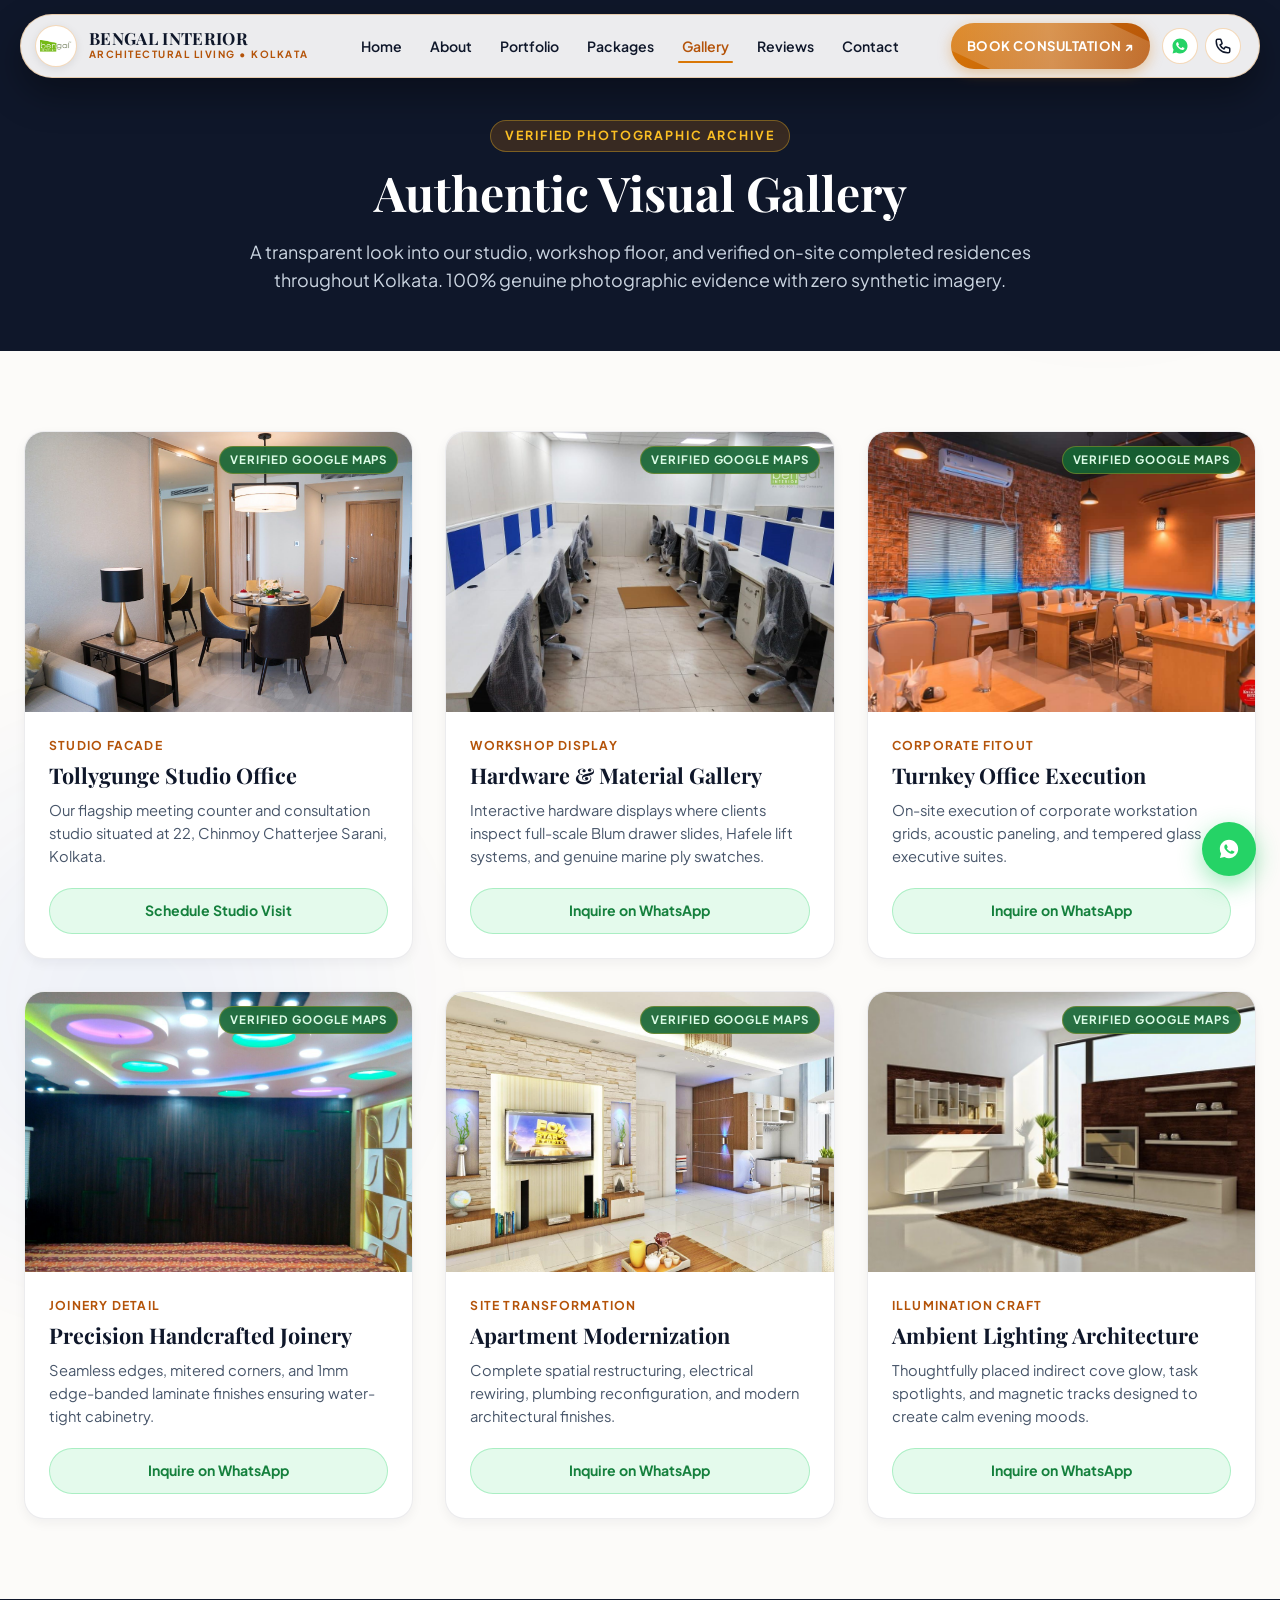
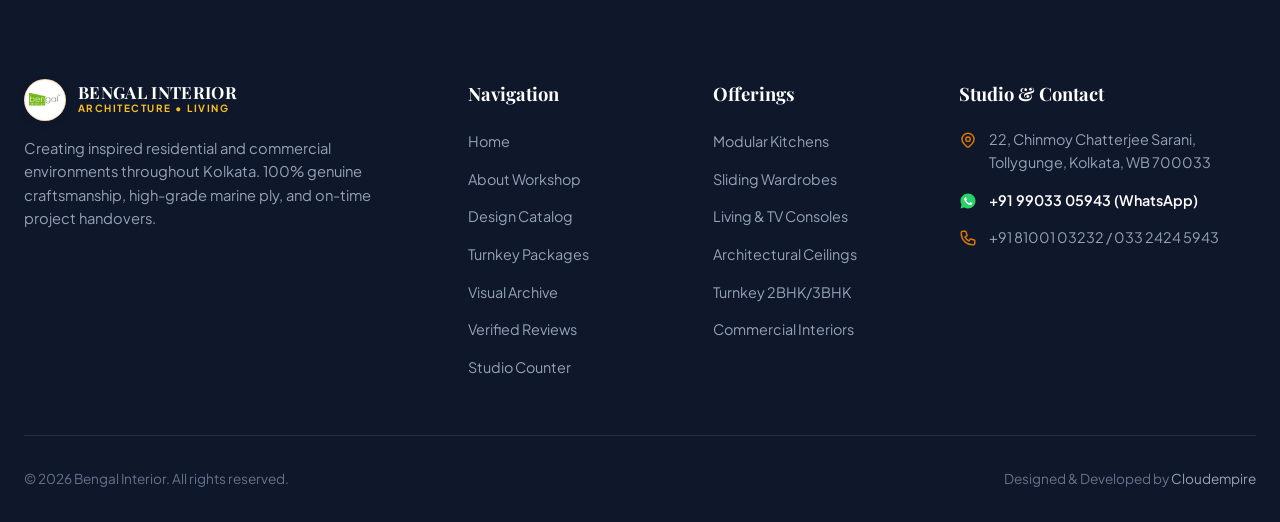
<file: gallery.html>
<!DOCTYPE html>
<html lang="en">
<head>
  <meta charset="UTF-8">
  <meta name="viewport" content="width=device-width, initial-scale=1.0">
  <title>Visual Archive | Bengal Interior Kolkata</title>
  <meta name="description" content="Explore verified Google Maps photographs and actual on-site project captures from Bengal Interior's architectural interior studio in Kolkata.">
  
  <link rel="icon" type="image/svg+xml" href="assets/images/favicon.svg">
  <link rel="icon" type="image/png" sizes="32x32" href="assets/images/favicon-32x32.png">
  <link rel="shortcut icon" href="assets/images/favicon.ico">
  <link rel="apple-touch-icon" sizes="180x180" href="assets/images/apple-touch-icon.png">

  <link rel="preconnect" href="https://fonts.googleapis.com">
  <link rel="preconnect" href="https://fonts.gstatic.com" crossorigin>
  <link href="https://fonts.googleapis.com/css2?family=Playfair+Display:ital,wght@0,600;0,700;0,800;1,400&family=Plus+Jakarta+Sans:wght@400;500;600;700;800&display=swap" rel="stylesheet">
  
  <link rel="stylesheet" href="style.css">
</head>
<body>

  <div class="abstract-orb abstract-orb-1"></div>
  <div class="abstract-orb abstract-orb-2"></div>

  <!-- TheDivine Floating Pill Navbar -->
  <header class="site-header">
    <div class="header-inner">
      <a href="index.html" class="brand-wrapper" aria-label="Bengal Interior Home">
        <div class="brand-logo-emblem">
          <img src="assets/images/logo.png" alt="Bengal Interior Logo" width="42" height="42">
        </div>
        <div class="brand-text-block">
          <span class="brand-title">BENGAL INTERIOR</span>
          <span class="brand-sub">Architectural Living • Kolkata</span>
        </div>
      </a>

      <nav>
        <ul class="nav-links" id="navLinks">
          <li class="nav-item"><a href="index.html" class="nav-link">Home</a></li>
          <li class="nav-item"><a href="about.html" class="nav-link">About</a></li>
          <li class="nav-item"><a href="portfolio.html" class="nav-link">Portfolio</a></li>
          <li class="nav-item"><a href="packages.html" class="nav-link">Packages</a></li>
          <li class="nav-item"><a href="gallery.html" class="nav-link active">Gallery</a></li>
          <li class="nav-item"><a href="reviews.html" class="nav-link">Reviews</a></li>
          <li class="nav-item"><a href="contact.html" class="nav-link">Contact</a></li>
        </ul>
      </nav>

      <div class="header-actions">
        <a href="https://wa.me/919903305943?text=Namaste%20Bengal%20Interior!%20I%20love%20the%20gallery%20photos." class="btn-cta-pill btn-shimmer" target="_blank" rel="noopener noreferrer">
          Book Consultation ↗
        </a>
        <div class="social-circle-icons">
          <a href="https://wa.me/919903305943" class="social-circle-btn" target="_blank" rel="noopener noreferrer" aria-label="WhatsApp">
            <svg viewBox="0 0 24 24" fill="none"><path d="M12 2C6.48 2 2 6.48 2 12C2 13.85 2.5 15.58 3.38 17.07L2.1 21.9L7.07 20.65C8.52 21.51 10.2 22 12 22C17.52 22 22 17.52 22 12C22 6.48 17.52 2 12 2Z" fill="#25D366"/><path d="M17.3 14.38C17.03 14.25 15.7 13.59 15.45 13.5C15.2 13.41 15.02 13.36 14.84 13.63C14.66 13.9 14.15 14.52 14 14.7C13.84 14.88 13.69 14.9 13.42 14.77C13.15 14.64 12.28 14.35 11.24 13.43C10.43 12.71 9.88 11.83 9.72 11.56C9.56 11.29 9.7 11.14 9.84 11C9.96 10.87 10.11 10.68 10.25 10.52C10.39 10.36 10.44 10.24 10.53 10.06C10.62 9.88 10.57 9.72 10.5 9.59C10.43 9.46 9.89 8.12 9.67 7.57C9.45 7.04 9.23 7.11 9.06 7.11C8.9 7.11 8.72 7.11 8.54 7.11C8.36 7.11 8.06 7.18 7.82 7.45C7.57 7.72 6.88 8.37 6.88 9.7C6.88 11.03 7.85 12.31 7.98 12.49C8.12 12.67 9.89 15.39 12.6 16.56C13.25 16.84 13.75 17.01 14.14 17.13C14.79 17.34 15.39 17.31 15.86 17.24C16.38 17.16 17.47 16.58 17.7 15.93C17.93 15.28 17.93 14.73 17.86 14.61C17.79 14.49 17.57 14.51 17.3 14.38Z" fill="#FFFFFF"/></svg>
          </a>
          <a href="tel:+918100103232" class="social-circle-btn" aria-label="Phone">
            <svg viewBox="0 0 24 24" fill="none" stroke="currentColor" stroke-width="2"><path stroke-linecap="round" stroke-linejoin="round" d="M3 5a2 2 0 012-2h3.28a1 1 0 01.948.684l1.498 4.493a1 1 0 01-.502 1.21l-2.257 1.13a11.042 11.042 0 005.516 5.516l1.13-2.257a1 1 0 011.21-.502l4.493 1.498a1 1 0 01.684.949V19a2 2 0 01-2 2h-1C9.716 21 3 14.284 3 6V5z"/></svg>
          </a>
        </div>
        <button class="nav-toggle-btn" id="navToggleBtn" aria-label="Toggle navigation drawer">
          <svg viewBox="0 0 24 24" fill="none" stroke="currentColor" stroke-width="2"><path stroke-linecap="round" stroke-linejoin="round" d="M4 6h16M4 12h16m-7 6h7"/></svg>
        </button>
      </div>
    </div>
  </header>

  <!-- Subpage Banner -->
  <section class="subpage-banner">
    <div class="shell">
      <span class="section-tag section-tag-light">Verified Photographic Archive</span>
      <h1>Authentic Visual Gallery</h1>
      <p>A transparent look into our studio, workshop floor, and verified on-site completed residences throughout Kolkata. 100% genuine photographic evidence with zero synthetic imagery.</p>
    </div>
  </section>

  <!-- Gallery Grid (Mandate 4 & 6.5) -->
  <section class="section">
    <div class="gallery-grid">

      <!-- Gallery Card 1 -->
      <div class="dish-card">
        <div class="card-img-wrapper" style="height: 280px;">
          <img src="assets/images/storefront_office.jpg" alt="Google Maps Verified Storefront Bengal Interior" loading="lazy" decoding="async">
          <span class="card-badge" style="background: rgba(22, 101, 52, 0.9); color: #dcfce7;">Verified Google Maps</span>
        </div>
        <div class="card-body">
          <span class="card-category">Studio Facade</span>
          <h3 class="card-title">Tollygunge Studio Office</h3>
          <p class="card-desc">Our flagship meeting counter and consultation studio situated at 22, Chinmoy Chatterjee Sarani, Kolkata.</p>
          <div class="card-actions">
            <a href="https://wa.me/919903305943?text=Hi%20Bengal%20Interior,%20I%20would%20like%20to%20visit%20your%20Tollygunge%20Studio." class="btn-card-inquire btn-card-wa" target="_blank" rel="noopener noreferrer">
              Schedule Studio Visit
            </a>
          </div>
        </div>
      </div>

      <!-- Gallery Card 2 -->
      <div class="dish-card">
        <div class="card-img-wrapper" style="height: 280px;">
          <img src="assets/images/showroom_display.jpg" alt="Showroom Materials and Finishes" loading="lazy" decoding="async">
          <span class="card-badge" style="background: rgba(22, 101, 52, 0.9); color: #dcfce7;">Verified Google Maps</span>
        </div>
        <div class="card-body">
          <span class="card-category">Workshop Display</span>
          <h3 class="card-title">Hardware & Material Gallery</h3>
          <p class="card-desc">Interactive hardware displays where clients inspect full-scale Blum drawer slides, Hafele lift systems, and genuine marine ply swatches.</p>
          <div class="card-actions">
            <a href="https://wa.me/919903305943?text=Hi%20Bengal%20Interior,%20can%20I%20inspect%20materials%20at%20your%20showroom?" class="btn-card-inquire btn-card-wa" target="_blank" rel="noopener noreferrer">
              Inquire on WhatsApp
            </a>
          </div>
        </div>
      </div>

      <!-- Gallery Card 3 -->
      <div class="dish-card">
        <div class="card-img-wrapper" style="height: 280px;">
          <img src="assets/images/workspace_design.jpg" alt="Commercial Fitout Installation" loading="lazy" decoding="async">
          <span class="card-badge" style="background: rgba(22, 101, 52, 0.9); color: #dcfce7;">Verified Google Maps</span>
        </div>
        <div class="card-body">
          <span class="card-category">Corporate Fitout</span>
          <h3 class="card-title">Turnkey Office Execution</h3>
          <p class="card-desc">On-site execution of corporate workstation grids, acoustic paneling, and tempered glass executive suites.</p>
          <div class="card-actions">
            <a href="https://wa.me/919903305943?text=Hi%20Bengal%20Interior,%20I%20am%20interested%20in%20turnkey%20office%20execution." class="btn-card-inquire btn-card-wa" target="_blank" rel="noopener noreferrer">
              Inquire on WhatsApp
            </a>
          </div>
        </div>
      </div>

      <!-- Gallery Card 4 -->
      <div class="dish-card">
        <div class="card-img-wrapper" style="height: 280px;">
          <img src="assets/images/crafted_cabinetry.jpg" alt="Handcrafted Joinery and Woodworking" loading="lazy" decoding="async">
          <span class="card-badge" style="background: rgba(22, 101, 52, 0.9); color: #dcfce7;">Verified Google Maps</span>
        </div>
        <div class="card-body">
          <span class="card-category">Joinery Detail</span>
          <h3 class="card-title">Precision Handcrafted Joinery</h3>
          <p class="card-desc">Seamless edges, mitered corners, and 1mm edge-banded laminate finishes ensuring water-tight cabinetry.</p>
          <div class="card-actions">
            <a href="https://wa.me/919903305943?text=Hi%20Bengal%20Interior,%20tell%20me%20about%20your%20cabinetry%20craftsmanship." class="btn-card-inquire btn-card-wa" target="_blank" rel="noopener noreferrer">
              Inquire on WhatsApp
            </a>
          </div>
        </div>
      </div>

      <!-- Gallery Card 5 -->
      <div class="dish-card">
        <div class="card-img-wrapper" style="height: 280px;">
          <img src="assets/images/interior_renovation.jpg" alt="Interior Site Renovation in Kolkata" loading="lazy" decoding="async">
          <span class="card-badge" style="background: rgba(22, 101, 52, 0.9); color: #dcfce7;">Verified Google Maps</span>
        </div>
        <div class="card-body">
          <span class="card-category">Site Transformation</span>
          <h3 class="card-title">Apartment Modernization</h3>
          <p class="card-desc">Complete spatial restructuring, electrical rewiring, plumbing reconfiguration, and modern architectural finishes.</p>
          <div class="card-actions">
            <a href="https://wa.me/919903305943?text=Hi%20Bengal%20Interior,%20I%20have%20an%20old%20apartment%20to%20modernize." class="btn-card-inquire btn-card-wa" target="_blank" rel="noopener noreferrer">
              Inquire on WhatsApp
            </a>
          </div>
        </div>
      </div>

      <!-- Gallery Card 6 -->
      <div class="dish-card">
        <div class="card-img-wrapper" style="height: 280px;">
          <img src="assets/images/ambient_lighting.jpg" alt="Lighting Architecture and False Ceilings" loading="lazy" decoding="async">
          <span class="card-badge" style="background: rgba(22, 101, 52, 0.9); color: #dcfce7;">Verified Google Maps</span>
        </div>
        <div class="card-body">
          <span class="card-category">Illumination Craft</span>
          <h3 class="card-title">Ambient Lighting Architecture</h3>
          <p class="card-desc">Thoughtfully placed indirect cove glow, task spotlights, and magnetic tracks designed to create calm evening moods.</p>
          <div class="card-actions">
            <a href="https://wa.me/919903305943?text=Hi%20Bengal%20Interior,%20can%20we%20discuss%20ambient%20lighting%20for%20my%20home?" class="btn-card-inquire btn-card-wa" target="_blank" rel="noopener noreferrer">
              Inquire on WhatsApp
            </a>
          </div>
        </div>
      </div>

    </div>
  </section>

  <!-- Floating WhatsApp Pill Button -->
  <a href="https://wa.me/919903305943?text=Namaste%20Bengal%20Interior!%20I%20saw%20your%20photo%20gallery%20and%20would%20like%20a%20consultation." class="floating-wa-btn" target="_blank" rel="noopener noreferrer" aria-label="Direct WhatsApp Message">
    <svg class="wa-icon-contrast" viewBox="0 0 24 24" fill="none"><path d="M12 2C6.48 2 2 6.48 2 12C2 13.85 2.5 15.58 3.38 17.07L2.1 21.9L7.07 20.65C8.52 21.51 10.2 22 12 22C17.52 22 22 17.52 22 12C22 6.48 17.52 2 12 2Z" fill="#FFFFFF"/><path d="M17.3 14.38C17.03 14.25 15.7 13.59 15.45 13.5C15.2 13.41 15.02 13.36 14.84 13.63C14.66 13.9 14.15 14.52 14 14.7C13.84 14.88 13.69 14.9 13.42 14.77C13.15 14.64 12.28 14.35 11.24 13.43C10.43 12.71 9.88 11.83 9.72 11.56C9.56 11.29 9.7 11.14 9.84 11C9.96 10.87 10.11 10.68 10.25 10.52C10.39 10.36 10.44 10.24 10.53 10.06C10.62 9.88 10.57 9.72 10.5 9.59C10.43 9.46 9.89 8.12 9.67 7.57C9.45 7.04 9.23 7.11 9.06 7.11C8.9 7.11 8.72 7.11 8.54 7.11C8.36 7.11 8.06 7.18 7.82 7.45C7.57 7.72 6.88 8.37 6.88 9.7C6.88 11.03 7.85 12.31 7.98 12.49C8.12 12.67 9.89 15.39 12.6 16.56C13.25 16.84 13.75 17.01 14.14 17.13C14.79 17.34 15.39 17.31 15.86 17.24C16.38 17.16 17.47 16.58 17.7 15.93C17.93 15.28 17.93 14.73 17.86 14.61C17.79 14.49 17.57 14.51 17.3 14.38Z" fill="#25D366"/></svg>
  </a>

  <!-- Footer -->
  <footer class="site-footer">
    <div class="footer-top">
      <div class="footer-col footer-col-brand">
        <a href="index.html" class="brand-wrapper">
          <div class="brand-logo-emblem">
            <img src="assets/images/logo.png" alt="Bengal Interior Logo" width="42" height="42">
          </div>
          <div class="brand-text-block">
            <span class="brand-title" style="color: #ffffff;">BENGAL INTERIOR</span>
            <span class="brand-sub" style="color: #fbbf24;">Architecture • Living</span>
          </div>
        </a>
        <p>Creating inspired residential and commercial environments throughout Kolkata. 100% genuine craftsmanship, high-grade marine ply, and on-time project handovers.</p>
      </div>

      <div class="footer-col">
        <h4>Navigation</h4>
        <ul class="footer-links">
          <li><a href="index.html">Home</a></li>
          <li><a href="about.html">About Workshop</a></li>
          <li><a href="portfolio.html">Design Catalog</a></li>
          <li><a href="packages.html">Turnkey Packages</a></li>
          <li><a href="gallery.html">Visual Archive</a></li>
          <li><a href="reviews.html">Verified Reviews</a></li>
          <li><a href="contact.html">Studio Counter</a></li>
        </ul>
      </div>

      <div class="footer-col">
        <h4>Offerings</h4>
        <ul class="footer-links">
          <li><a href="portfolio.html">Modular Kitchens</a></li>
          <li><a href="portfolio.html">Sliding Wardrobes</a></li>
          <li><a href="portfolio.html">Living & TV Consoles</a></li>
          <li><a href="portfolio.html">Architectural Ceilings</a></li>
          <li><a href="packages.html">Turnkey 2BHK/3BHK</a></li>
          <li><a href="packages.html">Commercial Interiors</a></li>
        </ul>
      </div>

      <div class="footer-col">
        <h4>Studio & Contact</h4>
        <div class="footer-contact-item">
          <svg viewBox="0 0 24 24" fill="none" stroke="currentColor" stroke-width="2"><path stroke-linecap="round" stroke-linejoin="round" d="M17.657 16.657L13.414 20.9a1.998 1.998 0 01-2.827 0l-4.244-4.243a8 8 0 1111.314 0z"/><path stroke-linecap="round" stroke-linejoin="round" d="M15 11a3 3 0 11-6 0 3 3 0 016 0z"/></svg>
          <span>22, Chinmoy Chatterjee Sarani, Tollygunge, Kolkata, WB 700033</span>
        </div>
        <div class="footer-contact-item">
          <svg viewBox="0 0 24 24" fill="none"><path d="M12 2C6.48 2 2 6.48 2 12C2 13.85 2.5 15.58 3.38 17.07L2.1 21.9L7.07 20.65C8.52 21.51 10.2 22 12 22C17.52 22 22 17.52 22 12C22 6.48 17.52 2 12 2Z" fill="#25D366"/><path d="M17.3 14.38C17.03 14.25 15.7 13.59 15.45 13.5C15.2 13.41 15.02 13.36 14.84 13.63C14.66 13.9 14.15 14.52 14 14.7C13.84 14.88 13.69 14.9 13.42 14.77C13.15 14.64 12.28 14.35 11.24 13.43C10.43 12.71 9.88 11.83 9.72 11.56C9.56 11.29 9.7 11.14 9.84 11C9.96 10.87 10.11 10.68 10.25 10.52C10.39 10.36 10.44 10.24 10.53 10.06C10.62 9.88 10.57 9.72 10.5 9.59C10.43 9.46 9.89 8.12 9.67 7.57C9.45 7.04 9.23 7.11 9.06 7.11C8.9 7.11 8.72 7.11 8.54 7.11C8.36 7.11 8.06 7.18 7.82 7.45C7.57 7.72 6.88 8.37 6.88 9.7C6.88 11.03 7.85 12.31 7.98 12.49C8.12 12.67 9.89 15.39 12.6 16.56C13.25 16.84 13.75 17.01 14.14 17.13C14.79 17.34 15.39 17.31 15.86 17.24C16.38 17.16 17.47 16.58 17.7 15.93C17.93 15.28 17.93 14.73 17.86 14.61C17.79 14.49 17.57 14.51 17.3 14.38Z" fill="#FFFFFF"/></svg>
          <a href="https://wa.me/919903305943" style="color: #ffffff; font-weight: 600;">+91 99033 05943 (WhatsApp)</a>
        </div>
        <div class="footer-contact-item">
          <svg viewBox="0 0 24 24" fill="none" stroke="currentColor" stroke-width="2"><path stroke-linecap="round" stroke-linejoin="round" d="M3 5a2 2 0 012-2h3.28a1 1 0 01.948.684l1.498 4.493a1 1 0 01-.502 1.21l-2.257 1.13a11.042 11.042 0 005.516 5.516l1.13-2.257a1 1 0 011.21-.502l4.493 1.498a1 1 0 01.684.949V19a2 2 0 01-2 2h-1C9.716 21 3 14.284 3 6V5z"/></svg>
          <a href="tel:+918100103232">+91 81001 03232 / 033 2424 5943</a>
        </div>
      </div>
    </div>

    <div class="footer-bottom">
      <div>© 2026 Bengal Interior. All rights reserved.</div>
      <div>Designed & Developed by <a href="https://cloudempire.tech/" target="_blank" rel="noopener noreferrer">Cloudempire</a></div>
    </div>
  </footer>

  <script src="main.js"></script>
</body>
</html>
</file>
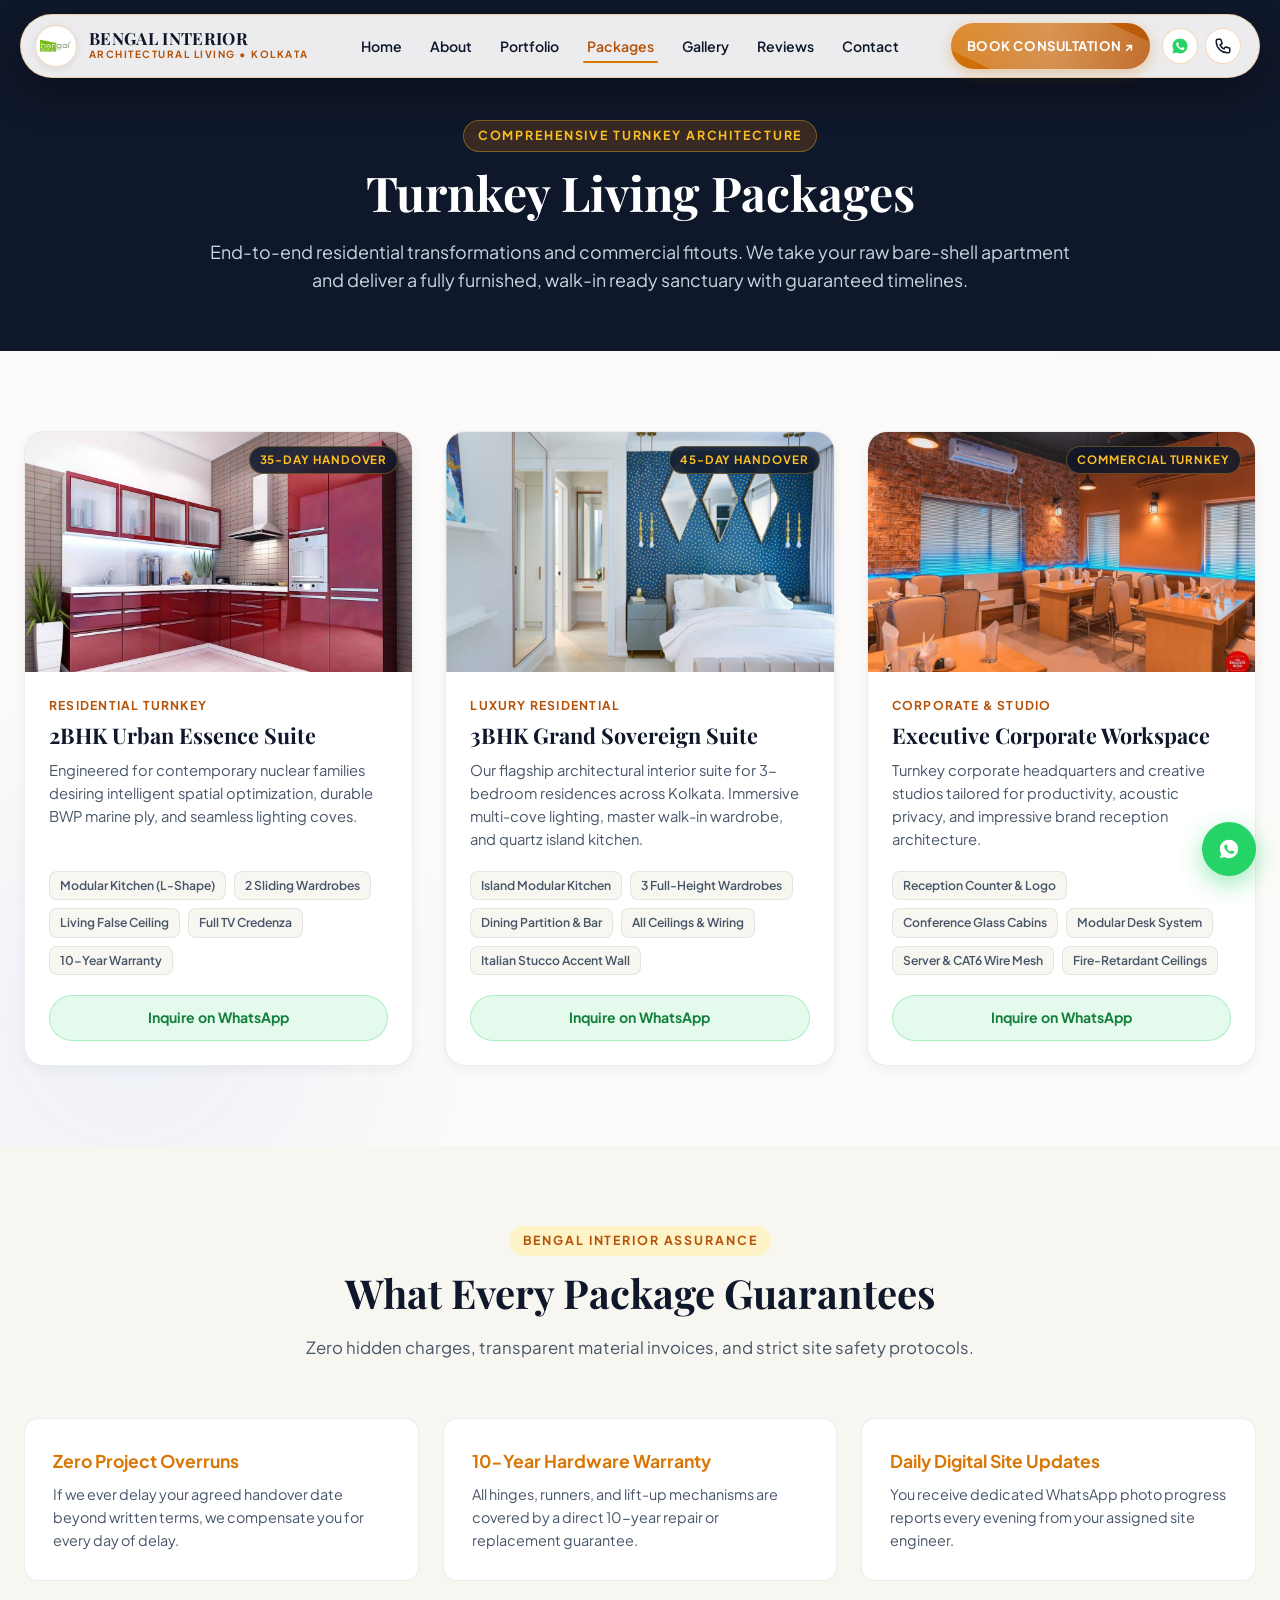
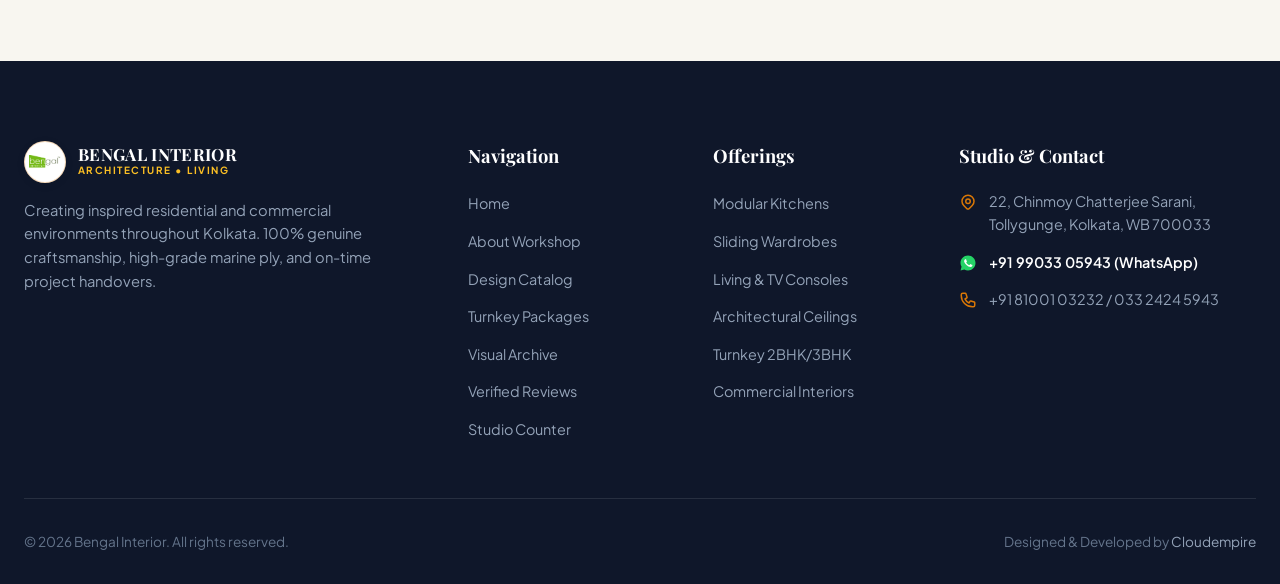
<file: packages.html>
<!DOCTYPE html>
<html lang="en">
<head>
  <meta charset="UTF-8">
  <meta name="viewport" content="width=device-width, initial-scale=1.0">
  <title>Turnkey Packages & Commercial Solutions | Bengal Interior Kolkata</title>
  <meta name="description" content="Explore Bengal Interior's turnkey residential packages for 2BHK and 3BHK apartments, luxury villas, and commercial corporate office fitouts in Kolkata.">
  
  <link rel="icon" type="image/svg+xml" href="assets/images/favicon.svg">
  <link rel="icon" type="image/png" sizes="32x32" href="assets/images/favicon-32x32.png">
  <link rel="shortcut icon" href="assets/images/favicon.ico">
  <link rel="apple-touch-icon" sizes="180x180" href="assets/images/apple-touch-icon.png">

  <link rel="preconnect" href="https://fonts.googleapis.com">
  <link rel="preconnect" href="https://fonts.gstatic.com" crossorigin>
  <link href="https://fonts.googleapis.com/css2?family=Playfair+Display:ital,wght@0,600;0,700;0,800;1,400&family=Plus+Jakarta+Sans:wght@400;500;600;700;800&display=swap" rel="stylesheet">
  
  <link rel="stylesheet" href="style.css">
</head>
<body>

  <div class="abstract-orb abstract-orb-1"></div>
  <div class="abstract-orb abstract-orb-2"></div>

  <!-- TheDivine Floating Pill Navbar -->
  <header class="site-header">
    <div class="header-inner">
      <a href="index.html" class="brand-wrapper" aria-label="Bengal Interior Home">
        <div class="brand-logo-emblem">
          <img src="assets/images/logo.png" alt="Bengal Interior Logo" width="42" height="42">
        </div>
        <div class="brand-text-block">
          <span class="brand-title">BENGAL INTERIOR</span>
          <span class="brand-sub">Architectural Living • Kolkata</span>
        </div>
      </a>

      <nav>
        <ul class="nav-links" id="navLinks">
          <li class="nav-item"><a href="index.html" class="nav-link">Home</a></li>
          <li class="nav-item"><a href="about.html" class="nav-link">About</a></li>
          <li class="nav-item"><a href="portfolio.html" class="nav-link">Portfolio</a></li>
          <li class="nav-item"><a href="packages.html" class="nav-link active">Packages</a></li>
          <li class="nav-item"><a href="gallery.html" class="nav-link">Gallery</a></li>
          <li class="nav-item"><a href="reviews.html" class="nav-link">Reviews</a></li>
          <li class="nav-item"><a href="contact.html" class="nav-link">Contact</a></li>
        </ul>
      </nav>

      <div class="header-actions">
        <a href="https://wa.me/919903305943?text=Namaste%20Bengal%20Interior!%20I%20would%20like%20to%20discuss%20turnkey%20packages." class="btn-cta-pill btn-shimmer" target="_blank" rel="noopener noreferrer">
          Book Consultation ↗
        </a>
        <div class="social-circle-icons">
          <a href="https://wa.me/919903305943" class="social-circle-btn" target="_blank" rel="noopener noreferrer" aria-label="WhatsApp">
            <svg viewBox="0 0 24 24" fill="none"><path d="M12 2C6.48 2 2 6.48 2 12C2 13.85 2.5 15.58 3.38 17.07L2.1 21.9L7.07 20.65C8.52 21.51 10.2 22 12 22C17.52 22 22 17.52 22 12C22 6.48 17.52 2 12 2Z" fill="#25D366"/><path d="M17.3 14.38C17.03 14.25 15.7 13.59 15.45 13.5C15.2 13.41 15.02 13.36 14.84 13.63C14.66 13.9 14.15 14.52 14 14.7C13.84 14.88 13.69 14.9 13.42 14.77C13.15 14.64 12.28 14.35 11.24 13.43C10.43 12.71 9.88 11.83 9.72 11.56C9.56 11.29 9.7 11.14 9.84 11C9.96 10.87 10.11 10.68 10.25 10.52C10.39 10.36 10.44 10.24 10.53 10.06C10.62 9.88 10.57 9.72 10.5 9.59C10.43 9.46 9.89 8.12 9.67 7.57C9.45 7.04 9.23 7.11 9.06 7.11C8.9 7.11 8.72 7.11 8.54 7.11C8.36 7.11 8.06 7.18 7.82 7.45C7.57 7.72 6.88 8.37 6.88 9.7C6.88 11.03 7.85 12.31 7.98 12.49C8.12 12.67 9.89 15.39 12.6 16.56C13.25 16.84 13.75 17.01 14.14 17.13C14.79 17.34 15.39 17.31 15.86 17.24C16.38 17.16 17.47 16.58 17.7 15.93C17.93 15.28 17.93 14.73 17.86 14.61C17.79 14.49 17.57 14.51 17.3 14.38Z" fill="#FFFFFF"/></svg>
          </a>
          <a href="tel:+918100103232" class="social-circle-btn" aria-label="Phone">
            <svg viewBox="0 0 24 24" fill="none" stroke="currentColor" stroke-width="2"><path stroke-linecap="round" stroke-linejoin="round" d="M3 5a2 2 0 012-2h3.28a1 1 0 01.948.684l1.498 4.493a1 1 0 01-.502 1.21l-2.257 1.13a11.042 11.042 0 005.516 5.516l1.13-2.257a1 1 0 011.21-.502l4.493 1.498a1 1 0 01.684.949V19a2 2 0 01-2 2h-1C9.716 21 3 14.284 3 6V5z"/></svg>
          </a>
        </div>
        <button class="nav-toggle-btn" id="navToggleBtn" aria-label="Toggle navigation drawer">
          <svg viewBox="0 0 24 24" fill="none" stroke="currentColor" stroke-width="2"><path stroke-linecap="round" stroke-linejoin="round" d="M4 6h16M4 12h16m-7 6h7"/></svg>
        </button>
      </div>
    </div>
  </header>

  <!-- Subpage Banner -->
  <section class="subpage-banner">
    <div class="shell">
      <span class="section-tag section-tag-light">Comprehensive Turnkey Architecture</span>
      <h1>Turnkey Living Packages</h1>
      <p>End-to-end residential transformations and commercial fitouts. We take your raw bare-shell apartment and deliver a fully furnished, walk-in ready sanctuary with guaranteed timelines.</p>
    </div>
  </section>

  <!-- Turnkey Packages Grid (Zero E-Commerce / No Prices) -->
  <section class="section">
    <div class="portfolio-grid">

      <!-- Package 1 -->
      <div class="dish-card">
        <div class="card-img-wrapper">
          <img src="assets/images/living_luxe_2.jpg" alt="2BHK Residence Package Bengal Interior" loading="lazy" decoding="async">
          <span class="card-badge">35-Day Handover</span>
        </div>
        <div class="card-body">
          <span class="card-category">Residential Turnkey</span>
          <h3 class="card-title">2BHK Urban Essence Suite</h3>
          <p class="card-desc">Engineered for contemporary nuclear families desiring intelligent spatial optimization, durable BWP marine ply, and seamless lighting coves.</p>
          <div class="card-meta-list">
            <span class="card-meta-item">Modular Kitchen (L-Shape)</span>
            <span class="card-meta-item">2 Sliding Wardrobes</span>
            <span class="card-meta-item">Living False Ceiling</span>
            <span class="card-meta-item">Full TV Credenza</span>
            <span class="card-meta-item">10-Year Warranty</span>
          </div>
          <div class="card-actions">
            <a href="https://wa.me/919903305943?text=Namaste%20Bengal%20Interior!%20I%20am%20interested%20in%20the%202BHK%20Urban%20Essence%20Turnkey%20Package." class="btn-card-inquire btn-card-wa" target="_blank" rel="noopener noreferrer">
              Inquire on WhatsApp
            </a>
          </div>
        </div>
      </div>

      <!-- Package 2 -->
      <div class="dish-card">
        <div class="card-img-wrapper">
          <img src="assets/images/bedroom_suite_2.jpg" alt="3BHK Grand Sovereign Interior Kolkata" loading="lazy" decoding="async">
          <span class="card-badge">45-Day Handover</span>
        </div>
        <div class="card-body">
          <span class="card-category">Luxury Residential</span>
          <h3 class="card-title">3BHK Grand Sovereign Suite</h3>
          <p class="card-desc">Our flagship architectural interior suite for 3-bedroom residences across Kolkata. Immersive multi-cove lighting, master walk-in wardrobe, and quartz island kitchen.</p>
          <div class="card-meta-list">
            <span class="card-meta-item">Island Modular Kitchen</span>
            <span class="card-meta-item">3 Full-Height Wardrobes</span>
            <span class="card-meta-item">Dining Partition & Bar</span>
            <span class="card-meta-item">All Ceilings & Wiring</span>
            <span class="card-meta-item">Italian Stucco Accent Wall</span>
          </div>
          <div class="card-actions">
            <a href="https://wa.me/919903305943?text=Namaste%20Bengal%20Interior!%20I%20am%20interested%20in%20the%203BHK%20Grand%20Sovereign%20Turnkey%20Package." class="btn-card-inquire btn-card-wa" target="_blank" rel="noopener noreferrer">
              Inquire on WhatsApp
            </a>
          </div>
        </div>
      </div>

      <!-- Package 3 -->
      <div class="dish-card">
        <div class="card-img-wrapper">
          <img src="assets/images/workspace_design.jpg" alt="Commercial Office Fitout Kolkata" loading="lazy" decoding="async">
          <span class="card-badge">Commercial Turnkey</span>
        </div>
        <div class="card-body">
          <span class="card-category">Corporate & Studio</span>
          <h3 class="card-title">Executive Corporate Workspace</h3>
          <p class="card-desc">Turnkey corporate headquarters and creative studios tailored for productivity, acoustic privacy, and impressive brand reception architecture.</p>
          <div class="card-meta-list">
            <span class="card-meta-item">Reception Counter & Logo</span>
            <span class="card-meta-item">Conference Glass Cabins</span>
            <span class="card-meta-item">Modular Desk System</span>
            <span class="card-meta-item">Server & CAT6 Wire Mesh</span>
            <span class="card-meta-item">Fire-Retardant Ceilings</span>
          </div>
          <div class="card-actions">
            <a href="https://wa.me/919903305943?text=Namaste%20Bengal%20Interior!%20I%20am%20interested%20in%20commercial%20office%20interior%20solutions." class="btn-card-inquire btn-card-wa" target="_blank" rel="noopener noreferrer">
              Inquire on WhatsApp
            </a>
          </div>
        </div>
      </div>

    </div>
  </section>

  <!-- Included Turnkey Guarantees -->
  <section class="section-alt">
    <div class="section">
      <div class="section-header">
        <span class="section-tag">Bengal Interior Assurance</span>
        <h2 class="section-title">What Every Package Guarantees</h2>
        <p class="section-desc">Zero hidden charges, transparent material invoices, and strict site safety protocols.</p>
      </div>

      <div style="display: grid; grid-template-columns: repeat(auto-fit, minmax(280px, 1fr)); gap: 1.5rem;">
        <div style="background: var(--color-surface); padding: 1.75rem; border-radius: var(--radius-md); border: 1px solid var(--color-border);">
          <div style="color: var(--color-accent); font-weight: 700; font-size: 1.1rem; margin-bottom: 0.5rem;">Zero Project Overruns</div>
          <p style="font-size: 0.9rem; color: var(--color-text-secondary);">If we ever delay your agreed handover date beyond written terms, we compensate you for every day of delay.</p>
        </div>
        <div style="background: var(--color-surface); padding: 1.75rem; border-radius: var(--radius-md); border: 1px solid var(--color-border);">
          <div style="color: var(--color-accent); font-weight: 700; font-size: 1.1rem; margin-bottom: 0.5rem;">10-Year Hardware Warranty</div>
          <p style="font-size: 0.9rem; color: var(--color-text-secondary);">All hinges, runners, and lift-up mechanisms are covered by a direct 10-year repair or replacement guarantee.</p>
        </div>
        <div style="background: var(--color-surface); padding: 1.75rem; border-radius: var(--radius-md); border: 1px solid var(--color-border);">
          <div style="color: var(--color-accent); font-weight: 700; font-size: 1.1rem; margin-bottom: 0.5rem;">Daily Digital Site Updates</div>
          <p style="font-size: 0.9rem; color: var(--color-text-secondary);">You receive dedicated WhatsApp photo progress reports every evening from your assigned site engineer.</p>
        </div>
      </div>
    </div>
  </section>

  <!-- Floating WhatsApp Pill Button -->
  <a href="https://wa.me/919903305943?text=Namaste%20Bengal%20Interior!%20I%20would%20like%20to%20discuss%20a%20turnkey%20package." class="floating-wa-btn" target="_blank" rel="noopener noreferrer" aria-label="Direct WhatsApp Message">
    <svg class="wa-icon-contrast" viewBox="0 0 24 24" fill="none"><path d="M12 2C6.48 2 2 6.48 2 12C2 13.85 2.5 15.58 3.38 17.07L2.1 21.9L7.07 20.65C8.52 21.51 10.2 22 12 22C17.52 22 22 17.52 22 12C22 6.48 17.52 2 12 2Z" fill="#FFFFFF"/><path d="M17.3 14.38C17.03 14.25 15.7 13.59 15.45 13.5C15.2 13.41 15.02 13.36 14.84 13.63C14.66 13.9 14.15 14.52 14 14.7C13.84 14.88 13.69 14.9 13.42 14.77C13.15 14.64 12.28 14.35 11.24 13.43C10.43 12.71 9.88 11.83 9.72 11.56C9.56 11.29 9.7 11.14 9.84 11C9.96 10.87 10.11 10.68 10.25 10.52C10.39 10.36 10.44 10.24 10.53 10.06C10.62 9.88 10.57 9.72 10.5 9.59C10.43 9.46 9.89 8.12 9.67 7.57C9.45 7.04 9.23 7.11 9.06 7.11C8.9 7.11 8.72 7.11 8.54 7.11C8.36 7.11 8.06 7.18 7.82 7.45C7.57 7.72 6.88 8.37 6.88 9.7C6.88 11.03 7.85 12.31 7.98 12.49C8.12 12.67 9.89 15.39 12.6 16.56C13.25 16.84 13.75 17.01 14.14 17.13C14.79 17.34 15.39 17.31 15.86 17.24C16.38 17.16 17.47 16.58 17.7 15.93C17.93 15.28 17.93 14.73 17.86 14.61C17.79 14.49 17.57 14.51 17.3 14.38Z" fill="#25D366"/></svg>
  </a>

  <!-- Footer -->
  <footer class="site-footer">
    <div class="footer-top">
      <div class="footer-col footer-col-brand">
        <a href="index.html" class="brand-wrapper">
          <div class="brand-logo-emblem">
            <img src="assets/images/logo.png" alt="Bengal Interior Logo" width="42" height="42">
          </div>
          <div class="brand-text-block">
            <span class="brand-title" style="color: #ffffff;">BENGAL INTERIOR</span>
            <span class="brand-sub" style="color: #fbbf24;">Architecture • Living</span>
          </div>
        </a>
        <p>Creating inspired residential and commercial environments throughout Kolkata. 100% genuine craftsmanship, high-grade marine ply, and on-time project handovers.</p>
      </div>

      <div class="footer-col">
        <h4>Navigation</h4>
        <ul class="footer-links">
          <li><a href="index.html">Home</a></li>
          <li><a href="about.html">About Workshop</a></li>
          <li><a href="portfolio.html">Design Catalog</a></li>
          <li><a href="packages.html">Turnkey Packages</a></li>
          <li><a href="gallery.html">Visual Archive</a></li>
          <li><a href="reviews.html">Verified Reviews</a></li>
          <li><a href="contact.html">Studio Counter</a></li>
        </ul>
      </div>

      <div class="footer-col">
        <h4>Offerings</h4>
        <ul class="footer-links">
          <li><a href="portfolio.html">Modular Kitchens</a></li>
          <li><a href="portfolio.html">Sliding Wardrobes</a></li>
          <li><a href="portfolio.html">Living & TV Consoles</a></li>
          <li><a href="portfolio.html">Architectural Ceilings</a></li>
          <li><a href="packages.html">Turnkey 2BHK/3BHK</a></li>
          <li><a href="packages.html">Commercial Interiors</a></li>
        </ul>
      </div>

      <div class="footer-col">
        <h4>Studio & Contact</h4>
        <div class="footer-contact-item">
          <svg viewBox="0 0 24 24" fill="none" stroke="currentColor" stroke-width="2"><path stroke-linecap="round" stroke-linejoin="round" d="M17.657 16.657L13.414 20.9a1.998 1.998 0 01-2.827 0l-4.244-4.243a8 8 0 1111.314 0z"/><path stroke-linecap="round" stroke-linejoin="round" d="M15 11a3 3 0 11-6 0 3 3 0 016 0z"/></svg>
          <span>22, Chinmoy Chatterjee Sarani, Tollygunge, Kolkata, WB 700033</span>
        </div>
        <div class="footer-contact-item">
          <svg viewBox="0 0 24 24" fill="none"><path d="M12 2C6.48 2 2 6.48 2 12C2 13.85 2.5 15.58 3.38 17.07L2.1 21.9L7.07 20.65C8.52 21.51 10.2 22 12 22C17.52 22 22 17.52 22 12C22 6.48 17.52 2 12 2Z" fill="#25D366"/><path d="M17.3 14.38C17.03 14.25 15.7 13.59 15.45 13.5C15.2 13.41 15.02 13.36 14.84 13.63C14.66 13.9 14.15 14.52 14 14.7C13.84 14.88 13.69 14.9 13.42 14.77C13.15 14.64 12.28 14.35 11.24 13.43C10.43 12.71 9.88 11.83 9.72 11.56C9.56 11.29 9.7 11.14 9.84 11C9.96 10.87 10.11 10.68 10.25 10.52C10.39 10.36 10.44 10.24 10.53 10.06C10.62 9.88 10.57 9.72 10.5 9.59C10.43 9.46 9.89 8.12 9.67 7.57C9.45 7.04 9.23 7.11 9.06 7.11C8.9 7.11 8.72 7.11 8.54 7.11C8.36 7.11 8.06 7.18 7.82 7.45C7.57 7.72 6.88 8.37 6.88 9.7C6.88 11.03 7.85 12.31 7.98 12.49C8.12 12.67 9.89 15.39 12.6 16.56C13.25 16.84 13.75 17.01 14.14 17.13C14.79 17.34 15.39 17.31 15.86 17.24C16.38 17.16 17.47 16.58 17.7 15.93C17.93 15.28 17.93 14.73 17.86 14.61C17.79 14.49 17.57 14.51 17.3 14.38Z" fill="#FFFFFF"/></svg>
          <a href="https://wa.me/919903305943" style="color: #ffffff; font-weight: 600;">+91 99033 05943 (WhatsApp)</a>
        </div>
        <div class="footer-contact-item">
          <svg viewBox="0 0 24 24" fill="none" stroke="currentColor" stroke-width="2"><path stroke-linecap="round" stroke-linejoin="round" d="M3 5a2 2 0 012-2h3.28a1 1 0 01.948.684l1.498 4.493a1 1 0 01-.502 1.21l-2.257 1.13a11.042 11.042 0 005.516 5.516l1.13-2.257a1 1 0 011.21-.502l4.493 1.498a1 1 0 01.684.949V19a2 2 0 01-2 2h-1C9.716 21 3 14.284 3 6V5z"/></svg>
          <a href="tel:+918100103232">+91 81001 03232 / 033 2424 5943</a>
        </div>
      </div>
    </div>

    <div class="footer-bottom">
      <div>© 2026 Bengal Interior. All rights reserved.</div>
      <div>Designed & Developed by <a href="https://cloudempire.tech/" target="_blank" rel="noopener noreferrer">Cloudempire</a></div>
    </div>
  </footer>

  <script src="main.js"></script>
</body>
</html>
</file>
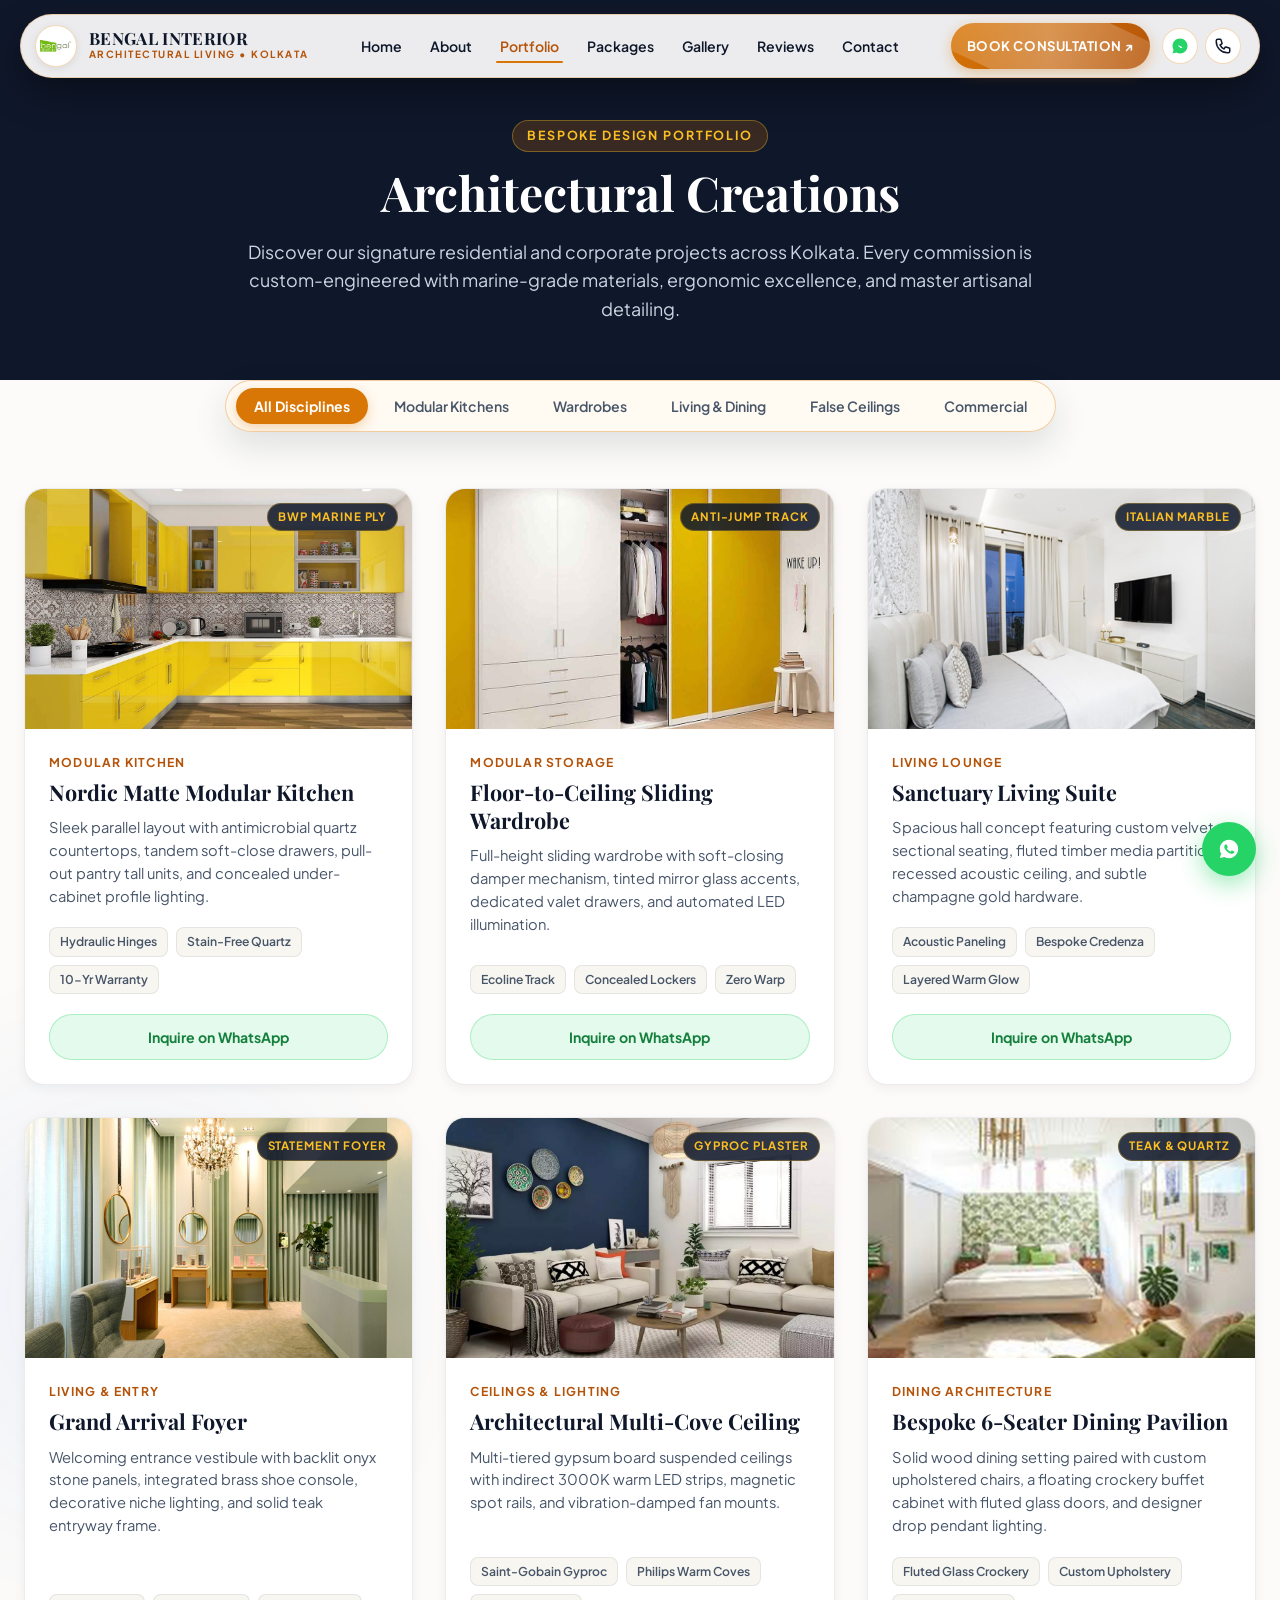
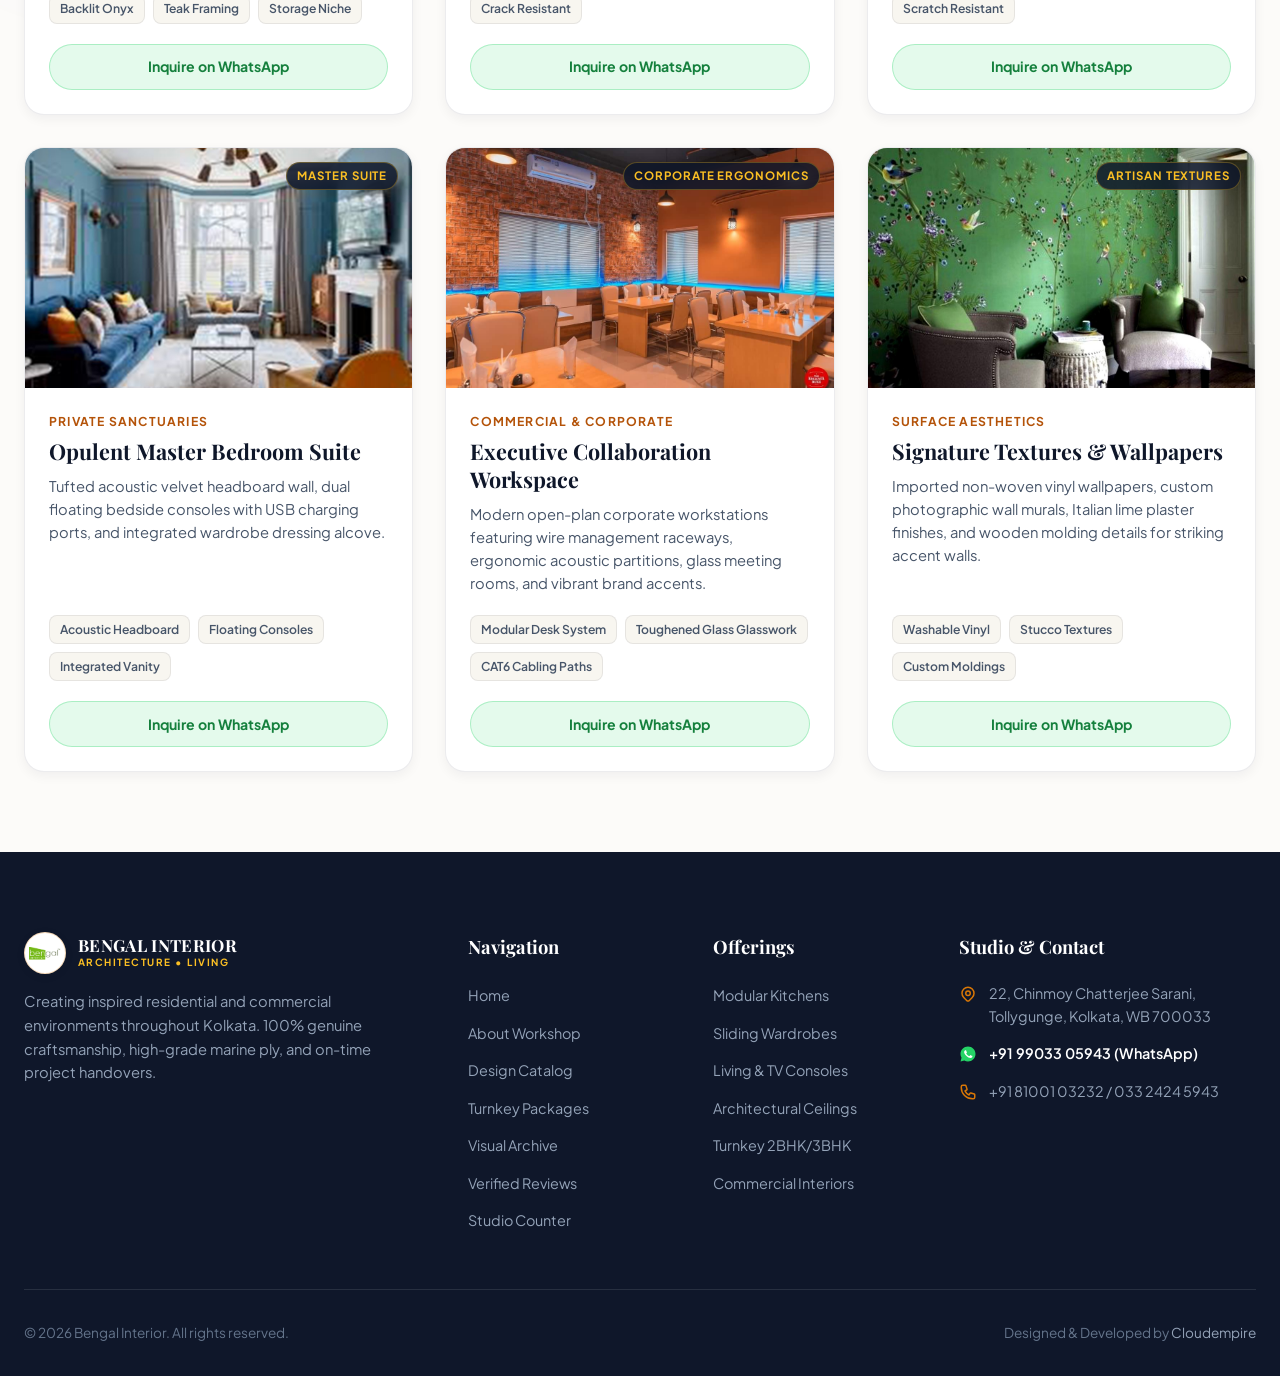
<file: portfolio.html>
<!DOCTYPE html>
<html lang="en">
<head>
  <meta charset="UTF-8">
  <meta name="viewport" content="width=device-width, initial-scale=1.0">
  <title>Design Portfolio Archive | Bengal Interior Kolkata</title>
  <meta name="description" content="Explore our curated portfolio of bespoke modular kitchens, luxury wardrobes, turnkey residential interiors and commercial office architecture in Kolkata.">
  
  <link rel="icon" type="image/svg+xml" href="assets/images/favicon.svg">
  <link rel="icon" type="image/png" sizes="32x32" href="assets/images/favicon-32x32.png">
  <link rel="shortcut icon" href="assets/images/favicon.ico">
  <link rel="apple-touch-icon" sizes="180x180" href="assets/images/apple-touch-icon.png">

  <link rel="preconnect" href="https://fonts.googleapis.com">
  <link rel="preconnect" href="https://fonts.gstatic.com" crossorigin>
  <link href="https://fonts.googleapis.com/css2?family=Playfair+Display:ital,wght@0,600;0,700;0,800;1,400&family=Plus+Jakarta+Sans:wght@400;500;600;700;800&display=swap" rel="stylesheet">
  
  <link rel="stylesheet" href="style.css">
</head>
<body>

  <!-- Floating Ambient Glowing Orbs -->
  <div class="abstract-orb abstract-orb-1"></div>
  <div class="abstract-orb abstract-orb-2"></div>

  <!-- TheDivine Floating Pill Navbar -->
  <header class="site-header">
    <div class="header-inner">
      <a href="index.html" class="brand-wrapper" aria-label="Bengal Interior Home">
        <div class="brand-logo-emblem">
          <img src="assets/images/logo.png" alt="Bengal Interior Logo" width="42" height="42">
        </div>
        <div class="brand-text-block">
          <span class="brand-title">BENGAL INTERIOR</span>
          <span class="brand-sub">Architectural Living • Kolkata</span>
        </div>
      </a>

      <nav>
        <ul class="nav-links" id="navLinks">
          <li class="nav-item"><a href="index.html" class="nav-link">Home</a></li>
          <li class="nav-item"><a href="about.html" class="nav-link">About</a></li>
          <li class="nav-item"><a href="portfolio.html" class="nav-link active">Portfolio</a></li>
          <li class="nav-item"><a href="packages.html" class="nav-link">Packages</a></li>
          <li class="nav-item"><a href="gallery.html" class="nav-link">Gallery</a></li>
          <li class="nav-item"><a href="reviews.html" class="nav-link">Reviews</a></li>
          <li class="nav-item"><a href="contact.html" class="nav-link">Contact</a></li>
        </ul>
      </nav>

      <div class="header-actions">
        <a href="https://wa.me/919903305943?text=Namaste%20Bengal%20Interior!%20I%20would%20like%20to%20discuss%20portfolio%20designs." class="btn-cta-pill btn-shimmer" target="_blank" rel="noopener noreferrer">
          Book Consultation ↗
        </a>
        <div class="social-circle-icons">
          <a href="https://wa.me/919903305943" class="social-circle-btn" target="_blank" rel="noopener noreferrer" aria-label="WhatsApp">
            <svg viewBox="0 0 24 24" fill="none"><path d="M12 2C6.48 2 2 6.48 2 12C2 13.85 2.5 15.58 3.38 17.07L2.1 21.9L7.07 20.65C8.52 21.51 10.2 22 12 22C17.52 22 22 17.52 22 12C22 6.48 17.52 2 12 2Z" fill="#25D366"/><path d="M17.3 14.38C17.03 14.25 15.7 13.59 15.45 13.5C15.2 13.41 15.02 13.36 14.84 13.63C14.66 13.9 14.15 14.52 14 14.7C13.84 14.88 13.69 14.9 13.42 14.77C13.15 14.64 12.28 14.35 11.24 13.43C10.43 12.71 9.88 11.83 9.72 11.56C9.56 11.29 9.7 11.14 9.84 11Nic9.96 10.87 10.11 10.68 10.25 10.52C10.39 10.36 10.44 10.24 10.53 10.06C10.62 9.88 10.57 9.72 10.5 9.59C10.43 9.46 9.89 8.12 9.67 7.57C9.45 7.04 9.23 7.11 9.06 7.11C8.9 7.11 8.72 7.11 8.54 7.11C8.36 7.11 8.06 7.18 7.82 7.45C7.57 7.72 6.88 8.37 6.88 9.7C6.88 11.03 7.85 12.31 7.98 12.49C8.12 12.67 9.89 15.39 12.6 16.56C13.25 16.84 13.75 17.01 14.14 17.13C14.79 17.34 15.39 17.31 15.86 17.24C16.38 17.16 17.47 16.58 17.7 15.93C17.93 15.28 17.93 14.73 17.86 14.61C17.79 14.49 17.57 14.51 17.3 14.38Z" fill="#FFFFFF"/></svg>
          </a>
          <a href="tel:+918100103232" class="social-circle-btn" aria-label="Phone">
            <svg viewBox="0 0 24 24" fill="none" stroke="currentColor" stroke-width="2"><path stroke-linecap="round" stroke-linejoin="round" d="M3 5a2 2 0 012-2h3.28a1 1 0 01.948.684l1.498 4.493a1 1 0 01-.502 1.21l-2.257 1.13a11.042 11.042 0 005.516 5.516l1.13-2.257a1 1 0 011.21-.502l4.493 1.498a1 1 0 01.684.949V19a2 2 0 01-2 2h-1C9.716 21 3 14.284 3 6V5z"/></svg>
          </a>
        </div>
        <button class="nav-toggle-btn" id="navToggleBtn" aria-label="Toggle navigation drawer">
          <svg viewBox="0 0 24 24" fill="none" stroke="currentColor" stroke-width="2"><path stroke-linecap="round" stroke-linejoin="round" d="M4 6h16M4 12h16m-7 6h7"/></svg>
        </button>
      </div>
    </div>
  </header>

  <!-- Subpage Banner -->
  <section class="subpage-banner">
    <div class="shell">
      <span class="section-tag section-tag-light">Bespoke Design Portfolio</span>
      <h1>Architectural Creations</h1>
      <p>Discover our signature residential and corporate projects across Kolkata. Every commission is custom-engineered with marine-grade materials, ergonomic excellence, and master artisanal detailing.</p>
    </div>
  </section>

  <!-- Sticky Portfolio Filter Rail (Mandate 7 & 11) -->
  <div class="filter-rail-sticky-wrapper">
    <div class="portfolio-filter" role="tablist">
      <button class="filter-btn active" data-filter="all">All Disciplines</button>
      <button class="filter-btn" data-filter="kitchens">Modular Kitchens</button>
      <button class="filter-btn" data-filter="wardrobes">Wardrobes</button>
      <button class="filter-btn" data-filter="living">Living & Dining</button>
      <button class="filter-btn" data-filter="ceilings">False Ceilings</button>
      <button class="filter-btn" data-filter="commercial">Commercial</button>
    </div>
  </div>

  <!-- Portfolio Items Grid (Mandate 6 & 11: Single Column on Mobile) -->
  <section class="section" style="padding-top: 1rem;">
    <div class="portfolio-grid">

      <!-- Item 1: Kitchen -->
      <div class="dish-card portfolio-item" data-category="kitchens">
        <div class="card-img-wrapper">
          <img src="assets/images/kitchen_modular.jpg" alt="European Modular Kitchen by Bengal Interior" loading="lazy" decoding="async">
          <span class="card-badge">BWP Marine Ply</span>
        </div>
        <div class="card-body">
          <span class="card-category">Modular Kitchen</span>
          <h3 class="card-title">Nordic Matte Modular Kitchen</h3>
          <p class="card-desc">Sleek parallel layout with antimicrobial quartz countertops, tandem soft-close drawers, pull-out pantry tall units, and concealed under-cabinet profile lighting.</p>
          <div class="card-meta-list">
            <span class="card-meta-item">Hydraulic Hinges</span>
            <span class="card-meta-item">Stain-Free Quartz</span>
            <span class="card-meta-item">10-Yr Warranty</span>
          </div>
          <div class="card-actions">
            <a href="https://wa.me/919903305943?text=Hi%20Bengal%20Interior,%20I%20love%20the%20Nordic%20Matte%20Modular%20Kitchen.%20Can%20we%20discuss%20my%20kitchen%20layout?" class="btn-card-inquire btn-card-wa" target="_blank" rel="noopener noreferrer">
              Inquire on WhatsApp
            </a>
          </div>
        </div>
      </div>

      <!-- Item 2: Wardrobe -->
      <div class="dish-card portfolio-item" data-category="wardrobes">
        <div class="card-img-wrapper">
          <img src="assets/images/wardrobe_sliding.jpg" alt="Sliding Ecoline Wardrobe Bengal Interior" loading="lazy" decoding="async">
          <span class="card-badge">Anti-Jump Track</span>
        </div>
        <div class="card-body">
          <span class="card-category">Modular Storage</span>
          <h3 class="card-title">Floor-to-Ceiling Sliding Wardrobe</h3>
          <p class="card-desc">Full-height sliding wardrobe with soft-closing damper mechanism, tinted mirror glass accents, dedicated valet drawers, and automated LED illumination.</p>
          <div class="card-meta-list">
            <span class="card-meta-item">Ecoline Track</span>
            <span class="card-meta-item">Concealed Lockers</span>
            <span class="card-meta-item">Zero Warp</span>
          </div>
          <div class="card-actions">
            <a href="https://wa.me/919903305943?text=Hi%20Bengal%20Interior,%20I%20would%20like%20details%20on%20the%20Floor-to-Ceiling%20Sliding%20Wardrobe." class="btn-card-inquire btn-card-wa" target="_blank" rel="noopener noreferrer">
              Inquire on WhatsApp
            </a>
          </div>
        </div>
      </div>

      <!-- Item 3: Living -->
      <div class="dish-card portfolio-item" data-category="living">
        <div class="card-img-wrapper">
          <img src="assets/images/living_luxe_1.jpg" alt="Modern Living Room Suite Kolkata" loading="lazy" decoding="async">
          <span class="card-badge">Italian Marble</span>
        </div>
        <div class="card-body">
          <span class="card-category">Living Lounge</span>
          <h3 class="card-title">Sanctuary Living Suite</h3>
          <p class="card-desc">Spacious hall concept featuring custom velvet sectional seating, fluted timber media partition, recessed acoustic ceiling, and subtle champagne gold hardware.</p>
          <div class="card-meta-list">
            <span class="card-meta-item">Acoustic Paneling</span>
            <span class="card-meta-item">Bespoke Credenza</span>
            <span class="card-meta-item">Layered Warm Glow</span>
          </div>
          <div class="card-actions">
            <a href="https://wa.me/919903305943?text=Hi%20Bengal%20Interior,%20I%20am%20interested%20in%20the%20Sanctuary%20Living%20Suite%20design." class="btn-card-inquire btn-card-wa" target="_blank" rel="noopener noreferrer">
              Inquire on WhatsApp
            </a>
          </div>
        </div>
      </div>

      <!-- Item 4: Living / Foyer -->
      <div class="dish-card portfolio-item" data-category="living">
        <div class="card-img-wrapper">
          <img src="assets/images/luxe_foyer.jpg" alt="Luxury Foyer and Reception Bengal Interior" loading="lazy" decoding="async">
          <span class="card-badge">Statement Foyer</span>
        </div>
        <div class="card-body">
          <span class="card-category">Living & Entry</span>
          <h3 class="card-title">Grand Arrival Foyer</h3>
          <p class="card-desc">Welcoming entrance vestibule with backlit onyx stone panels, integrated brass shoe console, decorative niche lighting, and solid teak entryway frame.</p>
          <div class="card-meta-list">
            <span class="card-meta-item">Backlit Onyx</span>
            <span class="card-meta-item">Teak Framing</span>
            <span class="card-meta-item">Storage Niche</span>
          </div>
          <div class="card-actions">
            <a href="https://wa.me/919903305943?text=Hi%20Bengal%20Interior,%20tell%20me%20more%20about%20Grand%20Arrival%20Foyer%20renovations." class="btn-card-inquire btn-card-wa" target="_blank" rel="noopener noreferrer">
              Inquire on WhatsApp
            </a>
          </div>
        </div>
      </div>

      <!-- Item 5: Ceilings -->
      <div class="dish-card portfolio-item" data-category="ceilings">
        <div class="card-img-wrapper">
          <img src="assets/images/ceiling_architectural.jpg" alt="Architectural False Ceiling Kolkata" loading="lazy" decoding="async">
          <span class="card-badge">Gyproc Plaster</span>
        </div>
        <div class="card-body">
          <span class="card-category">Ceilings & Lighting</span>
          <h3 class="card-title">Architectural Multi-Cove Ceiling</h3>
          <p class="card-desc">Multi-tiered gypsum board suspended ceilings with indirect 3000K warm LED strips, magnetic spot rails, and vibration-damped fan mounts.</p>
          <div class="card-meta-list">
            <span class="card-meta-item">Saint-Gobain Gyproc</span>
            <span class="card-meta-item">Philips Warm Coves</span>
            <span class="card-meta-item">Crack Resistant</span>
          </div>
          <div class="card-actions">
            <a href="https://wa.me/919903305943?text=Hi%20Bengal%20Interior,%20I%20would%20like%20false%20ceiling%20design%20consultation." class="btn-card-inquire btn-card-wa" target="_blank" rel="noopener noreferrer">
              Inquire on WhatsApp
            </a>
          </div>
        </div>
      </div>

      <!-- Item 6: Dining -->
      <div class="dish-card portfolio-item" data-category="living">
        <div class="card-img-wrapper">
          <img src="assets/images/dining_contemporary.jpg" alt="Contemporary Dining Interior Bengal Interior" loading="lazy" decoding="async">
          <span class="card-badge">Teak & Quartz</span>
        </div>
        <div class="card-body">
          <span class="card-category">Dining Architecture</span>
          <h3 class="card-title">Bespoke 6-Seater Dining Pavilion</h3>
          <p class="card-desc">Solid wood dining setting paired with custom upholstered chairs, a floating crockery buffet cabinet with fluted glass doors, and designer drop pendant lighting.</p>
          <div class="card-meta-list">
            <span class="card-meta-item">Fluted Glass Crockery</span>
            <span class="card-meta-item">Custom Upholstery</span>
            <span class="card-meta-item">Scratch Resistant</span>
          </div>
          <div class="card-actions">
            <a href="https://wa.me/919903305943?text=Hi%20Bengal%20Interior,%20I%20am%20interested%20in%20the%20Dining%20Pavilion%20concept." class="btn-card-inquire btn-card-wa" target="_blank" rel="noopener noreferrer">
              Inquire on WhatsApp
            </a>
          </div>
        </div>
      </div>

      <!-- Item 7: Bedroom -->
      <div class="dish-card portfolio-item" data-category="wardrobes">
        <div class="card-img-wrapper">
          <img src="assets/images/bedroom_suite_1.jpg" alt="Master Bedroom Suite by Bengal Interior" loading="lazy" decoding="async">
          <span class="card-badge">Master Suite</span>
        </div>
        <div class="card-body">
          <span class="card-category">Private Sanctuaries</span>
          <h3 class="card-title">Opulent Master Bedroom Suite</h3>
          <p class="card-desc">Tufted acoustic velvet headboard wall, dual floating bedside consoles with USB charging ports, and integrated wardrobe dressing alcove.</p>
          <div class="card-meta-list">
            <span class="card-meta-item">Acoustic Headboard</span>
            <span class="card-meta-item">Floating Consoles</span>
            <span class="card-meta-item">Integrated Vanity</span>
          </div>
          <div class="card-actions">
            <a href="https://wa.me/919903305943?text=Hi%20Bengal%20Interior,%20can%20we%20discuss%20master%20bedroom%20suite%20renovations?" class="btn-card-inquire btn-card-wa" target="_blank" rel="noopener noreferrer">
              Inquire on WhatsApp
            </a>
          </div>
        </div>
      </div>

      <!-- Item 8: Commercial -->
      <div class="dish-card portfolio-item" data-category="commercial">
        <div class="card-img-wrapper">
          <img src="assets/images/workspace_design.jpg" alt="Executive Workspace Interior Bengal Interior" loading="lazy" decoding="async">
          <span class="card-badge">Corporate Ergonomics</span>
        </div>
        <div class="card-body">
          <span class="card-category">Commercial & Corporate</span>
          <h3 class="card-title">Executive Collaboration Workspace</h3>
          <p class="card-desc">Modern open-plan corporate workstations featuring wire management raceways, ergonomic acoustic partitions, glass meeting rooms, and vibrant brand accents.</p>
          <div class="card-meta-list">
            <span class="card-meta-item">Modular Desk System</span>
            <span class="card-meta-item">Toughened Glass Glasswork</span>
            <span class="card-meta-item">CAT6 Cabling Paths</span>
          </div>
          <div class="card-actions">
            <a href="https://wa.me/919903305943?text=Hi%20Bengal%20Interior,%20we%20have%20an%20office%20space%20in%20Kolkata%20to%20design." class="btn-card-inquire btn-card-wa" target="_blank" rel="noopener noreferrer">
              Inquire on WhatsApp
            </a>
          </div>
        </div>
      </div>

      <!-- Item 9: Wallpapers & Decor -->
      <div class="dish-card portfolio-item" data-category="living">
        <div class="card-img-wrapper">
          <img src="assets/images/wallpaper_wall.jpg" alt="Signature Accent Wall Design Kolkata" loading="lazy" decoding="async">
          <span class="card-badge">Artisan Textures</span>
        </div>
        <div class="card-body">
          <span class="card-category">Surface Aesthetics</span>
          <h3 class="card-title">Signature Textures & Wallpapers</h3>
          <p class="card-desc">Imported non-woven vinyl wallpapers, custom photographic wall murals, Italian lime plaster finishes, and wooden molding details for striking accent walls.</p>
          <div class="card-meta-list">
            <span class="card-meta-item">Washable Vinyl</span>
            <span class="card-meta-item">Stucco Textures</span>
            <span class="card-meta-item">Custom Moldings</span>
          </div>
          <div class="card-actions">
            <a href="https://wa.me/919903305943?text=Hi%20Bengal%20Interior,%20I%20am%20interested%20in%20signature%20accent%20wall%20treatments." class="btn-card-inquire btn-card-wa" target="_blank" rel="noopener noreferrer">
              Inquire on WhatsApp
            </a>
          </div>
        </div>
      </div>

    </div>
  </section>

  <!-- Floating WhatsApp Pill Button -->
  <a href="https://wa.me/919903305943?text=Namaste%20Bengal%20Interior!%20I%20would%20like%20to%20discuss%20a%20portfolio%20project." class="floating-wa-btn" target="_blank" rel="noopener noreferrer" aria-label="Direct WhatsApp Message">
    <svg class="wa-icon-contrast" viewBox="0 0 24 24" fill="none"><path d="M12 2C6.48 2 2 6.48 2 12C2 13.85 2.5 15.58 3.38 17.07L2.1 21.9L7.07 20.65C8.52 21.51 10.2 22 12 22C17.52 22 22 17.52 22 12C22 6.48 17.52 2 12 2Z" fill="#FFFFFF"/><path d="M17.3 14.38C17.03 14.25 15.7 13.59 15.45 13.5C15.2 13.41 15.02 13.36 14.84 13.63C14.66 13.9 14.15 14.52 14 14.7C13.84 14.88 13.69 14.9 13.42 14.77C13.15 14.64 12.28 14.35 11.24 13.43C10.43 12.71 9.88 11.83 9.72 11.56C9.56 11.29 9.7 11.14 9.84 11C9.96 10.87 10.11 10.68 10.25 10.52C10.39 10.36 10.44 10.24 10.53 10.06C10.62 9.88 10.57 9.72 10.5 9.59C10.43 9.46 9.89 8.12 9.67 7.57C9.45 7.04 9.23 7.11 9.06 7.11C8.9 7.11 8.72 7.11 8.54 7.11C8.36 7.11 8.06 7.18 7.82 7.45C7.57 7.72 6.88 8.37 6.88 9.7C6.88 11.03 7.85 12.31 7.98 12.49C8.12 12.67 9.89 15.39 12.6 16.56C13.25 16.84 13.75 17.01 14.14 17.13C14.79 17.34 15.39 17.31 15.86 17.24C16.38 17.16 17.47 16.58 17.7 15.93C17.93 15.28 17.93 14.73 17.86 14.61C17.79 14.49 17.57 14.51 17.3 14.38Z" fill="#25D366"/></svg>
  </a>

  <!-- Footer -->
  <footer class="site-footer">
    <div class="footer-top">
      <div class="footer-col footer-col-brand">
        <a href="index.html" class="brand-wrapper">
          <div class="brand-logo-emblem">
            <img src="assets/images/logo.png" alt="Bengal Interior Logo" width="42" height="42">
          </div>
          <div class="brand-text-block">
            <span class="brand-title" style="color: #ffffff;">BENGAL INTERIOR</span>
            <span class="brand-sub" style="color: #fbbf24;">Architecture • Living</span>
          </div>
        </a>
        <p>Creating inspired residential and commercial environments throughout Kolkata. 100% genuine craftsmanship, high-grade marine ply, and on-time project handovers.</p>
      </div>

      <div class="footer-col">
        <h4>Navigation</h4>
        <ul class="footer-links">
          <li><a href="index.html">Home</a></li>
          <li><a href="about.html">About Workshop</a></li>
          <li><a href="portfolio.html">Design Catalog</a></li>
          <li><a href="packages.html">Turnkey Packages</a></li>
          <li><a href="gallery.html">Visual Archive</a></li>
          <li><a href="reviews.html">Verified Reviews</a></li>
          <li><a href="contact.html">Studio Counter</a></li>
        </ul>
      </div>

      <div class="footer-col">
        <h4>Offerings</h4>
        <ul class="footer-links">
          <li><a href="portfolio.html">Modular Kitchens</a></li>
          <li><a href="portfolio.html">Sliding Wardrobes</a></li>
          <li><a href="portfolio.html">Living & TV Consoles</a></li>
          <li><a href="portfolio.html">Architectural Ceilings</a></li>
          <li><a href="packages.html">Turnkey 2BHK/3BHK</a></li>
          <li><a href="packages.html">Commercial Interiors</a></li>
        </ul>
      </div>

      <div class="footer-col">
        <h4>Studio & Contact</h4>
        <div class="footer-contact-item">
          <svg viewBox="0 0 24 24" fill="none" stroke="currentColor" stroke-width="2"><path stroke-linecap="round" stroke-linejoin="round" d="M17.657 16.657L13.414 20.9a1.998 1.998 0 01-2.827 0l-4.244-4.243a8 8 0 1111.314 0z"/><path stroke-linecap="round" stroke-linejoin="round" d="M15 11a3 3 0 11-6 0 3 3 0 016 0z"/></svg>
          <span>22, Chinmoy Chatterjee Sarani, Tollygunge, Kolkata, WB 700033</span>
        </div>
        <div class="footer-contact-item">
          <svg viewBox="0 0 24 24" fill="none"><path d="M12 2C6.48 2 2 6.48 2 12C2 13.85 2.5 15.58 3.38 17.07L2.1 21.9L7.07 20.65C8.52 21.51 10.2 22 12 22C17.52 22 22 17.52 22 12C22 6.48 17.52 2 12 2Z" fill="#25D366"/><path d="M17.3 14.38C17.03 14.25 15.7 13.59 15.45 13.5C15.2 13.41 15.02 13.36 14.84 13.63C14.66 13.9 14.15 14.52 14 14.7C13.84 14.88 13.69 14.9 13.42 14.77C13.15 14.64 12.28 14.35 11.24 13.43C10.43 12.71 9.88 11.83 9.72 11.56C9.56 11.29 9.7 11.14 9.84 11C9.96 10.87 10.11 10.68 10.25 10.52C10.39 10.36 10.44 10.24 10.53 10.06C10.62 9.88 10.57 9.72 10.5 9.59C10.43 9.46 9.89 8.12 9.67 7.57C9.45 7.04 9.23 7.11 9.06 7.11C8.9 7.11 8.72 7.11 8.54 7.11C8.36 7.11 8.06 7.18 7.82 7.45C7.57 7.72 6.88 8.37 6.88 9.7C6.88 11.03 7.85 12.31 7.98 12.49C8.12 12.67 9.89 15.39 12.6 16.56C13.25 16.84 13.75 17.01 14.14 17.13C14.79 17.34 15.39 17.31 15.86 17.24C16.38 17.16 17.47 16.58 17.7 15.93C17.93 15.28 17.93 14.73 17.86 14.61C17.79 14.49 17.57 14.51 17.3 14.38Z" fill="#FFFFFF"/></svg>
          <a href="https://wa.me/919903305943" style="color: #ffffff; font-weight: 600;">+91 99033 05943 (WhatsApp)</a>
        </div>
        <div class="footer-contact-item">
          <svg viewBox="0 0 24 24" fill="none" stroke="currentColor" stroke-width="2"><path stroke-linecap="round" stroke-linejoin="round" d="M3 5a2 2 0 012-2h3.28a1 1 0 01.948.684l1.498 4.493a1 1 0 01-.502 1.21l-2.257 1.13a11.042 11.042 0 005.516 5.516l1.13-2.257a1 1 0 011.21-.502l4.493 1.498a1 1 0 01.684.949V19a2 2 0 01-2 2h-1C9.716 21 3 14.284 3 6V5z"/></svg>
          <a href="tel:+918100103232">+91 81001 03232 / 033 2424 5943</a>
        </div>
      </div>
    </div>

    <div class="footer-bottom">
      <div>© 2026 Bengal Interior. All rights reserved.</div>
      <div>Designed & Developed by <a href="https://cloudempire.tech/" target="_blank" rel="noopener noreferrer">Cloudempire</a></div>
    </div>
  </footer>

  <script src="main.js"></script>
</body>
</html>
</file>
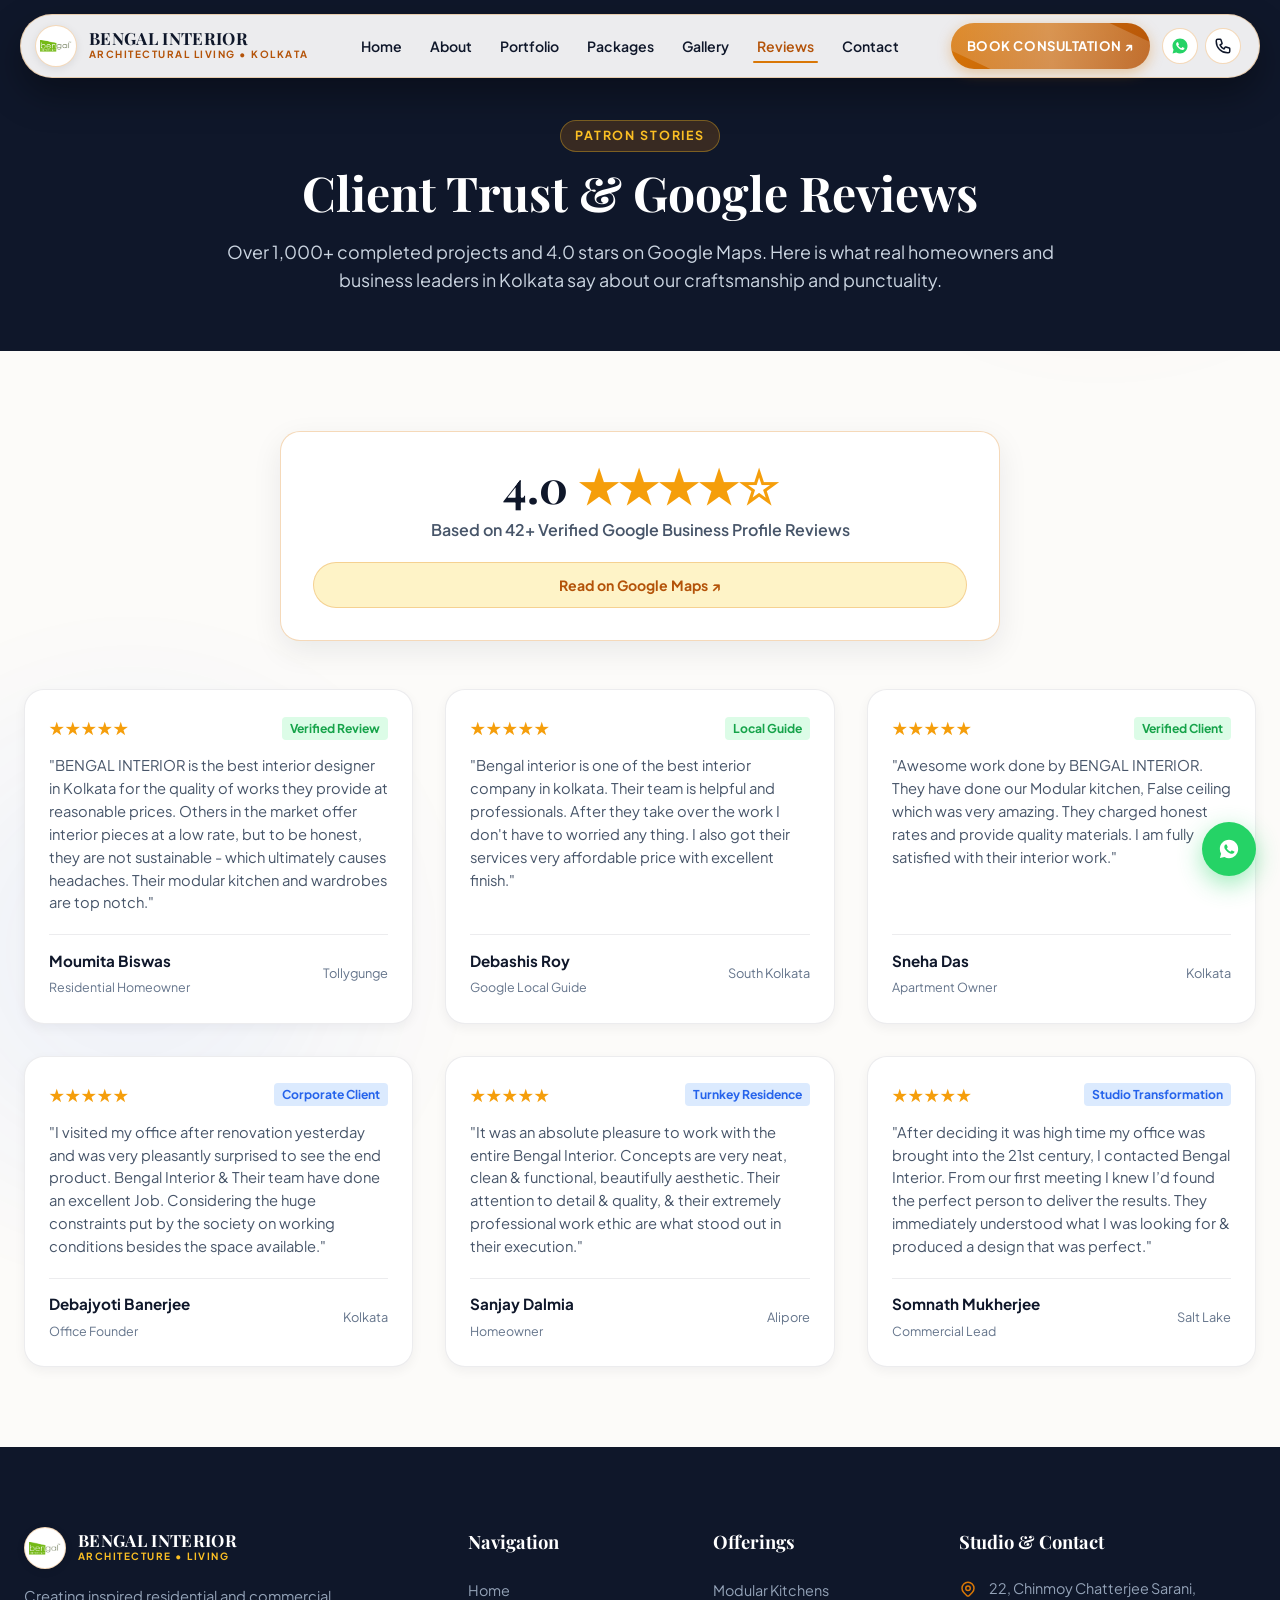
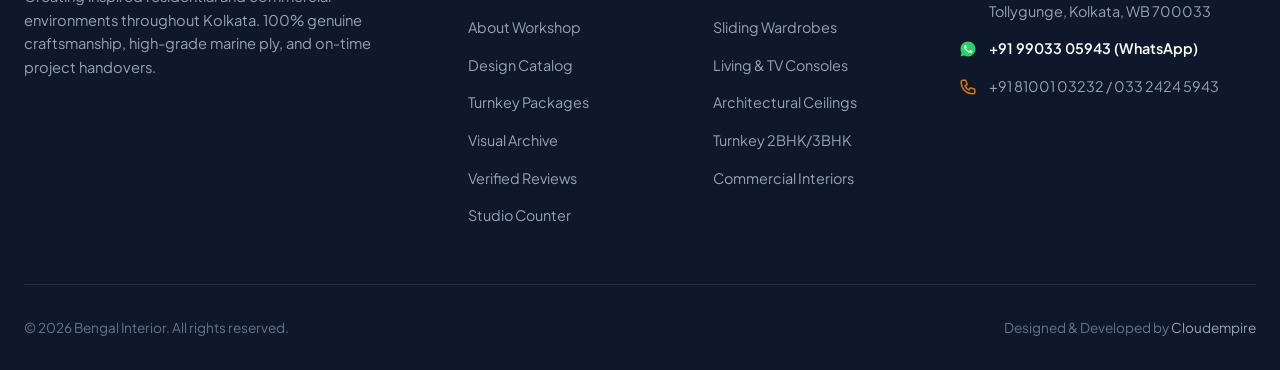
<file: reviews.html>
<!DOCTYPE html>
<html lang="en">
<head>
  <meta charset="UTF-8">
  <meta name="viewport" content="width=device-width, initial-scale=1.0">
  <title>Client Stories & Verified Reviews | Bengal Interior Kolkata</title>
  <meta name="description" content="Read authentic Google Maps reviews and client stories from homeowners and corporate founders who partnered with Bengal Interior in Kolkata.">
  
  <link rel="icon" type="image/svg+xml" href="assets/images/favicon.svg">
  <link rel="icon" type="image/png" sizes="32x32" href="assets/images/favicon-32x32.png">
  <link rel="shortcut icon" href="assets/images/favicon.ico">
  <link rel="apple-touch-icon" sizes="180x180" href="assets/images/apple-touch-icon.png">

  <link rel="preconnect" href="https://fonts.googleapis.com">
  <link rel="preconnect" href="https://fonts.gstatic.com" crossorigin>
  <link href="https://fonts.googleapis.com/css2?family=Playfair+Display:ital,wght@0,600;0,700;0,800;1,400&family=Plus+Jakarta+Sans:wght@400;500;600;700;800&display=swap" rel="stylesheet">
  
  <link rel="stylesheet" href="style.css">
</head>
<body>

  <div class="abstract-orb abstract-orb-1"></div>
  <div class="abstract-orb abstract-orb-2"></div>

  <!-- TheDivine Floating Pill Navbar -->
  <header class="site-header">
    <div class="header-inner">
      <a href="index.html" class="brand-wrapper" aria-label="Bengal Interior Home">
        <div class="brand-logo-emblem">
          <img src="assets/images/logo.png" alt="Bengal Interior Logo" width="42" height="42">
        </div>
        <div class="brand-text-block">
          <span class="brand-title">BENGAL INTERIOR</span>
          <span class="brand-sub">Architectural Living • Kolkata</span>
        </div>
      </a>

      <nav>
        <ul class="nav-links" id="navLinks">
          <li class="nav-item"><a href="index.html" class="nav-link">Home</a></li>
          <li class="nav-item"><a href="about.html" class="nav-link">About</a></li>
          <li class="nav-item"><a href="portfolio.html" class="nav-link">Portfolio</a></li>
          <li class="nav-item"><a href="packages.html" class="nav-link">Packages</a></li>
          <li class="nav-item"><a href="gallery.html" class="nav-link">Gallery</a></li>
          <li class="nav-item"><a href="reviews.html" class="nav-link active">Reviews</a></li>
          <li class="nav-item"><a href="contact.html" class="nav-link">Contact</a></li>
        </ul>
      </nav>

      <div class="header-actions">
        <a href="https://wa.me/919903305943?text=Namaste%20Bengal%20Interior!%20I%20read%20your%20reviews%20and%20would%20like%20a%20consultation." class="btn-cta-pill btn-shimmer" target="_blank" rel="noopener noreferrer">
          Book Consultation ↗
        </a>
        <div class="social-circle-icons">
          <a href="https://wa.me/919903305943" class="social-circle-btn" target="_blank" rel="noopener noreferrer" aria-label="WhatsApp">
            <svg viewBox="0 0 24 24" fill="none"><path d="M12 2C6.48 2 2 6.48 2 12C2 13.85 2.5 15.58 3.38 17.07L2.1 21.9L7.07 20.65C8.52 21.51 10.2 22 12 22C17.52 22 22 17.52 22 12C22 6.48 17.52 2 12 2Z" fill="#25D366"/><path d="M17.3 14.38C17.03 14.25 15.7 13.59 15.45 13.5C15.2 13.41 15.02 13.36 14.84 13.63C14.66 13.9 14.15 14.52 14 14.7C13.84 14.88 13.69 14.9 13.42 14.77C13.15 14.64 12.28 14.35 11.24 13.43C10.43 12.71 9.88 11.83 9.72 11.56C9.56 11.29 9.7 11.14 9.84 11C9.96 10.87 10.11 10.68 10.25 10.52C10.39 10.36 10.44 10.24 10.53 10.06C10.62 9.88 10.57 9.72 10.5 9.59C10.43 9.46 9.89 8.12 9.67 7.57C9.45 7.04 9.23 7.11 9.06 7.11C8.9 7.11 8.72 7.11 8.54 7.11C8.36 7.11 8.06 7.18 7.82 7.45C7.57 7.72 6.88 8.37 6.88 9.7C6.88 11.03 7.85 12.31 7.98 12.49C8.12 12.67 9.89 15.39 12.6 16.56C13.25 16.84 13.75 17.01 14.14 17.13C14.79 17.34 15.39 17.31 15.86 17.24C16.38 17.16 17.47 16.58 17.7 15.93C17.93 15.28 17.93 14.73 17.86 14.61C17.79 14.49 17.57 14.51 17.3 14.38Z" fill="#FFFFFF"/></svg>
          </a>
          <a href="tel:+918100103232" class="social-circle-btn" aria-label="Phone">
            <svg viewBox="0 0 24 24" fill="none" stroke="currentColor" stroke-width="2"><path stroke-linecap="round" stroke-linejoin="round" d="M3 5a2 2 0 012-2h3.28a1 1 0 01.948.684l1.498 4.493a1 1 0 01-.502 1.21l-2.257 1.13a11.042 11.042 0 005.516 5.516l1.13-2.257a1 1 0 011.21-.502l4.493 1.498a1 1 0 01.684.949V19a2 2 0 01-2 2h-1C9.716 21 3 14.284 3 6V5z"/></svg>
          </a>
        </div>
        <button class="nav-toggle-btn" id="navToggleBtn" aria-label="Toggle navigation drawer">
          <svg viewBox="0 0 24 24" fill="none" stroke="currentColor" stroke-width="2"><path stroke-linecap="round" stroke-linejoin="round" d="M4 6h16M4 12h16m-7 6h7"/></svg>
        </button>
      </div>
    </div>
  </header>

  <!-- Subpage Banner -->
  <section class="subpage-banner">
    <div class="shell">
      <span class="section-tag section-tag-light">Patron Stories</span>
      <h1>Client Trust & Google Reviews</h1>
      <p>Over 1,000+ completed projects and 4.0 stars on Google Maps. Here is what real homeowners and business leaders in Kolkata say about our craftsmanship and punctuality.</p>
    </div>
  </section>

  <!-- Google Rating Summary Badge -->
  <section class="section" style="padding-bottom: 2rem;">
    <div style="background: var(--color-surface); border: 1.5px solid var(--color-border-accent); border-radius: var(--radius-lg); padding: 2rem; max-width: 720px; margin: 0 auto; text-align: center; box-shadow: var(--shadow-md);">
      <div style="font-size: 2.8rem; font-family: var(--font-serif); font-weight: 700; color: var(--color-text-primary); line-height: 1;">4.0 <span style="color: #f59e0b;">★★★★☆</span></div>
      <p style="font-weight: 600; color: var(--color-text-secondary); margin: 0.5rem 0 1.25rem;">Based on 42+ Verified Google Business Profile Reviews</p>
      <a href="https://maps.google.com/?q=Bengal+Interior+22+Chinmoy+Chatterjee+Sarani+Kolkata" target="_blank" rel="noopener noreferrer" class="btn-card-inquire" style="max-width: 280px; margin: 0 auto; display: inline-flex;">
        Read on Google Maps ↗
      </a>
    </div>
  </section>

  <!-- Reviews Grid -->
  <section class="section" style="padding-top: 1rem;">
    <div class="reviews-grid">

      <!-- Review 1 -->
      <div class="review-card">
        <div class="card-body">
          <div style="display: flex; align-items: center; justify-content: space-between; margin-bottom: 0.75rem;">
            <span style="color: #f59e0b; font-size: 1.1rem;">★★★★★</span>
            <span style="font-size: 0.76rem; font-weight: 700; color: #16a34a; background: #dcfce7; padding: 2px 8px; border-radius: 4px;">Verified Review</span>
          </div>
          <p class="card-desc">"BENGAL INTERIOR is the best interior designer in Kolkata for the quality of works they provide at reasonable prices. Others in the market offer interior pieces at a low rate, but to be honest, they are not sustainable - which ultimately causes headaches. Their modular kitchen and wardrobes are top notch."</p>
          <div style="border-top: 1px solid var(--color-border); padding-top: 0.85rem; display: flex; justify-content: space-between; align-items: center;">
            <div>
              <strong style="color: var(--color-text-primary); display: block; font-size: 0.95rem;">Moumita Biswas</strong>
              <span style="font-size: 0.78rem; color: var(--color-text-muted);">Residential Homeowner</span>
            </div>
            <span style="font-size: 0.8rem; color: var(--color-text-muted);">Tollygunge</span>
          </div>
        </div>
      </div>

      <!-- Review 2 -->
      <div class="review-card">
        <div class="card-body">
          <div style="display: flex; align-items: center; justify-content: space-between; margin-bottom: 0.75rem;">
            <span style="color: #f59e0b; font-size: 1.1rem;">★★★★★</span>
            <span style="font-size: 0.76rem; font-weight: 700; color: #16a34a; background: #dcfce7; padding: 2px 8px; border-radius: 4px;">Local Guide</span>
          </div>
          <p class="card-desc">"Bengal interior is one of the best interior company in kolkata. Their team is helpful and professionals. After they take over the work I don't have to worried any thing. I also got their services very affordable price with excellent finish."</p>
          <div style="border-top: 1px solid var(--color-border); padding-top: 0.85rem; display: flex; justify-content: space-between; align-items: center;">
            <div>
              <strong style="color: var(--color-text-primary); display: block; font-size: 0.95rem;">Debashis Roy</strong>
              <span style="font-size: 0.78rem; color: var(--color-text-muted);">Google Local Guide</span>
            </div>
            <span style="font-size: 0.8rem; color: var(--color-text-muted);">South Kolkata</span>
          </div>
        </div>
      </div>

      <!-- Review 3 -->
      <div class="review-card">
        <div class="card-body">
          <div style="display: flex; align-items: center; justify-content: space-between; margin-bottom: 0.75rem;">
            <span style="color: #f59e0b; font-size: 1.1rem;">★★★★★</span>
            <span style="font-size: 0.76rem; font-weight: 700; color: #16a34a; background: #dcfce7; padding: 2px 8px; border-radius: 4px;">Verified Client</span>
          </div>
          <p class="card-desc">"Awesome work done by BENGAL INTERIOR. They have done our Modular kitchen, False ceiling which was very amazing. They charged honest rates and provide quality materials. I am fully satisfied with their interior work."</p>
          <div style="border-top: 1px solid var(--color-border); padding-top: 0.85rem; display: flex; justify-content: space-between; align-items: center;">
            <div>
              <strong style="color: var(--color-text-primary); display: block; font-size: 0.95rem;">Sneha Das</strong>
              <span style="font-size: 0.78rem; color: var(--color-text-muted);">Apartment Owner</span>
            </div>
            <span style="font-size: 0.8rem; color: var(--color-text-muted);">Kolkata</span>
          </div>
        </div>
      </div>

      <!-- Review 4 -->
      <div class="review-card">
        <div class="card-body">
          <div style="display: flex; align-items: center; justify-content: space-between; margin-bottom: 0.75rem;">
            <span style="color: #f59e0b; font-size: 1.1rem;">★★★★★</span>
            <span style="font-size: 0.76rem; font-weight: 700; color: #2563eb; background: #dbeafe; padding: 2px 8px; border-radius: 4px;">Corporate Client</span>
          </div>
          <p class="card-desc">"I visited my office after renovation yesterday and was very pleasantly surprised to see the end product. Bengal Interior & Their team have done an excellent Job. Considering the huge constraints put by the society on working conditions besides the space available."</p>
          <div style="border-top: 1px solid var(--color-border); padding-top: 0.85rem; display: flex; justify-content: space-between; align-items: center;">
            <div>
              <strong style="color: var(--color-text-primary); display: block; font-size: 0.95rem;">Debajyoti Banerjee</strong>
              <span style="font-size: 0.78rem; color: var(--color-text-muted);">Office Founder</span>
            </div>
            <span style="font-size: 0.8rem; color: var(--color-text-muted);">Kolkata</span>
          </div>
        </div>
      </div>

      <!-- Review 5 -->
      <div class="review-card">
        <div class="card-body">
          <div style="display: flex; align-items: center; justify-content: space-between; margin-bottom: 0.75rem;">
            <span style="color: #f59e0b; font-size: 1.1rem;">★★★★★</span>
            <span style="font-size: 0.76rem; font-weight: 700; color: #2563eb; background: #dbeafe; padding: 2px 8px; border-radius: 4px;">Turnkey Residence</span>
          </div>
          <p class="card-desc">"It was an absolute pleasure to work with the entire Bengal Interior. Concepts are very neat, clean & functional, beautifully aesthetic. Their attention to detail & quality, & their extremely professional work ethic are what stood out in their execution."</p>
          <div style="border-top: 1px solid var(--color-border); padding-top: 0.85rem; display: flex; justify-content: space-between; align-items: center;">
            <div>
              <strong style="color: var(--color-text-primary); display: block; font-size: 0.95rem;">Sanjay Dalmia</strong>
              <span style="font-size: 0.78rem; color: var(--color-text-muted);">Homeowner</span>
            </div>
            <span style="font-size: 0.8rem; color: var(--color-text-muted);">Alipore</span>
          </div>
        </div>
      </div>

      <!-- Review 6 -->
      <div class="review-card">
        <div class="card-body">
          <div style="display: flex; align-items: center; justify-content: space-between; margin-bottom: 0.75rem;">
            <span style="color: #f59e0b; font-size: 1.1rem;">★★★★★</span>
            <span style="font-size: 0.76rem; font-weight: 700; color: #2563eb; background: #dbeafe; padding: 2px 8px; border-radius: 4px;">Studio Transformation</span>
          </div>
          <p class="card-desc">"After deciding it was high time my office was brought into the 21st century, I contacted Bengal Interior. From our first meeting I knew I’d found the perfect person to deliver the results. They immediately understood what I was looking for & produced a design that was perfect."</p>
          <div style="border-top: 1px solid var(--color-border); padding-top: 0.85rem; display: flex; justify-content: space-between; align-items: center;">
            <div>
              <strong style="color: var(--color-text-primary); display: block; font-size: 0.95rem;">Somnath Mukherjee</strong>
              <span style="font-size: 0.78rem; color: var(--color-text-muted);">Commercial Lead</span>
            </div>
            <span style="font-size: 0.8rem; color: var(--color-text-muted);">Salt Lake</span>
          </div>
        </div>
      </div>

    </div>
  </section>

  <!-- Floating WhatsApp Pill Button -->
  <a href="https://wa.me/919903305943?text=Namaste%20Bengal%20Interior!%20I%20saw%20your%20patron%20reviews%20and%20would%20like%20to%20consult%20you." class="floating-wa-btn" target="_blank" rel="noopener noreferrer" aria-label="Direct WhatsApp Message">
    <svg class="wa-icon-contrast" viewBox="0 0 24 24" fill="none"><path d="M12 2C6.48 2 2 6.48 2 12C2 13.85 2.5 15.58 3.38 17.07L2.1 21.9L7.07 20.65C8.52 21.51 10.2 22 12 22C17.52 22 22 17.52 22 12C22 6.48 17.52 2 12 2Z" fill="#FFFFFF"/><path d="M17.3 14.38C17.03 14.25 15.7 13.59 15.45 13.5C15.2 13.41 15.02 13.36 14.84 13.63C14.66 13.9 14.15 14.52 14 14.7C13.84 14.88 13.69 14.9 13.42 14.77C13.15 14.64 12.28 14.35 11.24 13.43C10.43 12.71 9.88 11.83 9.72 11.56C9.56 11.29 9.7 11.14 9.84 11C9.96 10.87 10.11 10.68 10.25 10.52C10.39 10.36 10.44 10.24 10.53 10.06C10.62 9.88 10.57 9.72 10.5 9.59C10.43 9.46 9.89 8.12 9.67 7.57C9.45 7.04 9.23 7.11 9.06 7.11C8.9 7.11 8.72 7.11 8.54 7.11C8.36 7.11 8.06 7.18 7.82 7.45C7.57 7.72 6.88 8.37 6.88 9.7C6.88 11.03 7.85 12.31 7.98 12.49C8.12 12.67 9.89 15.39 12.6 16.56C13.25 16.84 13.75 17.01 14.14 17.13C14.79 17.34 15.39 17.31 15.86 17.24C16.38 17.16 17.47 16.58 17.7 15.93C17.93 15.28 17.93 14.73 17.86 14.61C17.79 14.49 17.57 14.51 17.3 14.38Z" fill="#25D366"/></svg>
  </a>

  <!-- Footer -->
  <footer class="site-footer">
    <div class="footer-top">
      <div class="footer-col footer-col-brand">
        <a href="index.html" class="brand-wrapper">
          <div class="brand-logo-emblem">
            <img src="assets/images/logo.png" alt="Bengal Interior Logo" width="42" height="42">
          </div>
          <div class="brand-text-block">
            <span class="brand-title" style="color: #ffffff;">BENGAL INTERIOR</span>
            <span class="brand-sub" style="color: #fbbf24;">Architecture • Living</span>
          </div>
        </a>
        <p>Creating inspired residential and commercial environments throughout Kolkata. 100% genuine craftsmanship, high-grade marine ply, and on-time project handovers.</p>
      </div>

      <div class="footer-col">
        <h4>Navigation</h4>
        <ul class="footer-links">
          <li><a href="index.html">Home</a></li>
          <li><a href="about.html">About Workshop</a></li>
          <li><a href="portfolio.html">Design Catalog</a></li>
          <li><a href="packages.html">Turnkey Packages</a></li>
          <li><a href="gallery.html">Visual Archive</a></li>
          <li><a href="reviews.html">Verified Reviews</a></li>
          <li><a href="contact.html">Studio Counter</a></li>
        </ul>
      </div>

      <div class="footer-col">
        <h4>Offerings</h4>
        <ul class="footer-links">
          <li><a href="portfolio.html">Modular Kitchens</a></li>
          <li><a href="portfolio.html">Sliding Wardrobes</a></li>
          <li><a href="portfolio.html">Living & TV Consoles</a></li>
          <li><a href="portfolio.html">Architectural Ceilings</a></li>
          <li><a href="packages.html">Turnkey 2BHK/3BHK</a></li>
          <li><a href="packages.html">Commercial Interiors</a></li>
        </ul>
      </div>

      <div class="footer-col">
        <h4>Studio & Contact</h4>
        <div class="footer-contact-item">
          <svg viewBox="0 0 24 24" fill="none" stroke="currentColor" stroke-width="2"><path stroke-linecap="round" stroke-linejoin="round" d="M17.657 16.657L13.414 20.9a1.998 1.998 0 01-2.827 0l-4.244-4.243a8 8 0 1111.314 0z"/><path stroke-linecap="round" stroke-linejoin="round" d="M15 11a3 3 0 11-6 0 3 3 0 016 0z"/></svg>
          <span>22, Chinmoy Chatterjee Sarani, Tollygunge, Kolkata, WB 700033</span>
        </div>
        <div class="footer-contact-item">
          <svg viewBox="0 0 24 24" fill="none"><path d="M12 2C6.48 2 2 6.48 2 12C2 13.85 2.5 15.58 3.38 17.07L2.1 21.9L7.07 20.65C8.52 21.51 10.2 22 12 22C17.52 22 22 17.52 22 12C22 6.48 17.52 2 12 2Z" fill="#25D366"/><path d="M17.3 14.38C17.03 14.25 15.7 13.59 15.45 13.5C15.2 13.41 15.02 13.36 14.84 13.63C14.66 13.9 14.15 14.52 14 14.7C13.84 14.88 13.69 14.9 13.42 14.77C13.15 14.64 12.28 14.35 11.24 13.43C10.43 12.71 9.88 11.83 9.72 11.56C9.56 11.29 9.7 11.14 9.84 11C9.96 10.87 10.11 10.68 10.25 10.52C10.39 10.36 10.44 10.24 10.53 10.06C10.62 9.88 10.57 9.72 10.5 9.59C10.43 9.46 9.89 8.12 9.67 7.57C9.45 7.04 9.23 7.11 9.06 7.11C8.9 7.11 8.72 7.11 8.54 7.11C8.36 7.11 8.06 7.18 7.82 7.45C7.57 7.72 6.88 8.37 6.88 9.7C6.88 11.03 7.85 12.31 7.98 12.49C8.12 12.67 9.89 15.39 12.6 16.56C13.25 16.84 13.75 17.01 14.14 17.13C14.79 17.34 15.39 17.31 15.86 17.24C16.38 17.16 17.47 16.58 17.7 15.93C17.93 15.28 17.93 14.73 17.86 14.61C17.79 14.49 17.57 14.51 17.3 14.38Z" fill="#FFFFFF"/></svg>
          <a href="https://wa.me/919903305943" style="color: #ffffff; font-weight: 600;">+91 99033 05943 (WhatsApp)</a>
        </div>
        <div class="footer-contact-item">
          <svg viewBox="0 0 24 24" fill="none" stroke="currentColor" stroke-width="2"><path stroke-linecap="round" stroke-linejoin="round" d="M3 5a2 2 0 012-2h3.28a1 1 0 01.948.684l1.498 4.493a1 1 0 01-.502 1.21l-2.257 1.13a11.042 11.042 0 005.516 5.516l1.13-2.257a1 1 0 011.21-.502l4.493 1.498a1 1 0 01.684.949V19a2 2 0 01-2 2h-1C9.716 21 3 14.284 3 6V5z"/></svg>
          <a href="tel:+918100103232">+91 81001 03232 / 033 2424 5943</a>
        </div>
      </div>
    </div>

    <div class="footer-bottom">
      <div>© 2026 Bengal Interior. All rights reserved.</div>
      <div>Designed & Developed by <a href="https://cloudempire.tech/" target="_blank" rel="noopener noreferrer">Cloudempire</a></div>
    </div>
  </footer>

  <script src="main.js"></script>
</body>
</html>
</file>
<file: style.css>
/* ========================================================
   BENGAL INTERIOR - Modern Architecture & Luxury Design System
   Color Mood: Pure Porcelain White (#fcfbf9), Crisp Surfaces (#ffffff),
   Rich Warm Amber / Gilded Ochre (#d97706, #b45309), Deep Midnight Slate (#0f172a)
   STRICT BAN ON MUDDY / DULL BROWN TONES.
   ======================================================== */

:root {
  --color-canvas: #fcfbf9;
  --color-canvas-alt: #f8f6f0;
  --color-surface: #ffffff;
  --color-surface-translucent: rgba(255, 255, 255, 0.92);
  --color-dark-surface: #0f172a;
  --color-dark-translucent: rgba(15, 23, 42, 0.96);
  --color-text-primary: #0f172a;
  --color-text-secondary: #475569;
  --color-text-muted: #64748b;
  --color-text-light: #f8fafc;
  --color-accent: #d97706;
  --color-accent-dark: #b45309;
  --color-accent-light: #fef3c7;
  --color-accent-glow: rgba(217, 119, 6, 0.25);
  --color-border: rgba(15, 23, 42, 0.08);
  --color-border-accent: rgba(217, 119, 6, 0.28);
  --color-wa: #25D366;
  --color-wa-hover: #20bd5a;
  --font-sans: 'Plus Jakarta Sans', system-ui, -apple-system, BlinkMacSystemFont, 'Segoe UI', Roboto, sans-serif;
  --font-serif: 'Playfair Display', Georgia, serif;
  --radius-sm: 8px;
  --radius-md: 14px;
  --radius-lg: 20px;
  --radius-full: 9999px;
  --shadow-sm: 0 4px 12px rgba(15, 23, 42, 0.05);
  --shadow-md: 0 10px 30px rgba(15, 23, 42, 0.08);
  --shadow-lg: 0 20px 40px rgba(15, 23, 42, 0.12);
  --shadow-floating: 0 16px 36px rgba(0, 0, 0, 0.35);
  --transition: all 0.28s cubic-bezier(0.16, 1, 0.3, 1);
}

*, *::before, *::after {
  box-sizing: border-box;
  margin: 0;
  padding: 0;
}

html {
  font-size: 16px;
  scroll-behavior: smooth;
  -webkit-text-size-adjust: 100%;
  overflow-x: hidden;
  max-width: 100vw;
}

body {
  font-family: var(--font-sans);
  background-color: var(--color-canvas);
  color: var(--color-text-primary);
  line-height: 1.6;
  padding-top: 0;
  overflow-x: hidden;
  max-width: 100vw;
  position: relative;
  -webkit-font-smoothing: antialiased;
}

img {
  max-width: 100%;
  height: auto;
  display: block;
}

a {
  color: inherit;
  text-decoration: none;
  transition: var(--transition);
}

button {
  font-family: inherit;
  cursor: pointer;
  border: none;
  outline: none;
  background: none;
  transition: var(--transition);
}

/* ========================================================
   ABSTRACT GRAPHICS & BACKGROUND ORBS
   ======================================================== */
.abstract-orb {
  position: absolute;
  border-radius: 50%;
  filter: blur(80px);
  pointer-events: none;
  z-index: 0;
  opacity: 0.45;
}

.abstract-orb-1 {
  top: -10%;
  right: -5%;
  width: 480px;
  height: 480px;
  background: radial-gradient(circle, rgba(217, 119, 6, 0.35), rgba(245, 158, 11, 0));
  animation: orbDriftSlow 20s infinite alternate ease-in-out;
}

.abstract-orb-2 {
  top: 35%;
  left: -10%;
  width: 520px;
  height: 520px;
  background: radial-gradient(circle, rgba(37, 99, 235, 0.18), rgba(217, 119, 6, 0));
  animation: orbDriftSlow 25s infinite alternate-reverse ease-in-out;
}

.abstract-orb-center {
  bottom: 10%;
  right: 15%;
  width: 420px;
  height: 420px;
  background: radial-gradient(circle, rgba(217, 119, 6, 0.22), rgba(255, 255, 255, 0));
}

@keyframes orbDriftSlow {
  0% { transform: translate(0, 0) scale(1); }
  50% { transform: translate(40px, 30px) scale(1.08); }
  100% { transform: translate(-30px, 50px) scale(0.95); }
}

.abstract-tech-grid {
  position: absolute;
  inset: 0;
  background-image: radial-gradient(rgba(15, 23, 42, 0.08) 1px, transparent 1px);
  background-size: 28px 28px;
  mask-image: radial-gradient(circle at center, black 40%, transparent 80%);
  -webkit-mask-image: radial-gradient(circle at center, black 40%, transparent 80%);
  pointer-events: none;
  z-index: 1;
}

/* ========================================================
   THEDIVINE FLOATING PILL NAVBAR
   ======================================================== */
.site-header {
  position: fixed;
  top: 14px;
  left: 0;
  width: 100%;
  display: flex;
  justify-content: center;
  z-index: 1000;
  padding: 0 1.25rem;
  pointer-events: none;
}

.header-inner {
  pointer-events: auto;
  width: 100%;
  max-width: 1320px;
  border-radius: var(--radius-full);
  box-shadow: var(--shadow-floating);
  backdrop-filter: blur(20px);
  -webkit-backdrop-filter: blur(20px);
  background: var(--color-surface-translucent);
  border: 1px solid var(--color-border-accent);
  display: flex;
  align-items: center;
  justify-content: space-between;
  padding: 8px 18px 8px 14px;
  gap: 1rem;
}

.brand-wrapper {
  display: flex;
  align-items: center;
  gap: 0.75rem;
  text-decoration: none;
}

.brand-logo-emblem {
  width: 42px;
  height: 42px;
  border-radius: 50%;
  background: #ffffff;
  border: 1.5px solid var(--color-border-accent);
  display: flex;
  align-items: center;
  justify-content: center;
  padding: 4px;
  overflow: hidden;
  box-shadow: 0 2px 8px rgba(0, 0, 0, 0.08);
}

.brand-logo-emblem img {
  width: 100%;
  height: 100%;
  object-fit: contain;
}

.brand-text-block {
  display: flex;
  flex-direction: column;
}

.brand-title {
  font-family: var(--font-serif);
  font-size: 1.05rem;
  font-weight: 700;
  color: var(--color-text-primary);
  line-height: 1.1;
  letter-spacing: 0.02em;
}

.brand-sub {
  font-size: 0.62rem;
  font-weight: 700;
  text-transform: uppercase;
  letter-spacing: 0.15em;
  color: var(--color-accent-dark);
}

/* Center Nav Links: STRICT ONE-LINE LABELS */
.nav-links {
  display: flex;
  align-items: center;
  list-style: none;
  gap: 1.25rem;
  margin: 0;
  padding: 0;
}

.nav-item {
  position: relative;
}

.nav-link {
  font-size: 0.88rem;
  font-weight: 600;
  color: var(--color-text-primary);
  white-space: nowrap !important;
  padding: 6px 4px;
  display: inline-block;
  position: relative;
}

.nav-link:hover {
  color: var(--color-accent);
}

.nav-link.active {
  color: var(--color-accent-dark);
}

.nav-link.active::after {
  content: '';
  position: absolute;
  bottom: 0;
  left: 0;
  width: 100%;
  height: 2px;
  background: var(--color-accent);
  border-radius: 2px;
}

/* Right Actions */
.header-actions {
  display: flex;
  align-items: center;
  gap: 0.75rem;
}

.btn-cta-pill {
  font-size: 0.82rem;
  font-weight: 700;
  text-transform: uppercase;
  letter-spacing: 0.04em;
  border-radius: var(--radius-full);
  padding: 8px 18px;
  background: linear-gradient(135deg, var(--color-accent), var(--color-accent-dark));
  color: #ffffff;
  display: inline-flex;
  align-items: center;
  gap: 0.4rem;
  box-shadow: 0 4px 14px rgba(217, 119, 6, 0.35);
  white-space: nowrap;
}

.btn-cta-pill:hover {
  transform: translateY(-2px);
  box-shadow: 0 6px 18px rgba(217, 119, 6, 0.45);
}

.social-circle-icons {
  display: flex;
  align-items: center;
  gap: 0.45rem;
}

.social-circle-btn {
  width: 36px;
  height: 36px;
  border-radius: 50%;
  background: #ffffff;
  border: 1px solid var(--color-border-accent);
  display: flex;
  align-items: center;
  justify-content: center;
  color: var(--color-text-primary);
  transition: var(--transition);
}

.social-circle-btn:hover {
  background: var(--color-accent-light);
  color: var(--color-accent-dark);
  transform: translateY(-2px);
}

.social-circle-btn svg {
  width: 18px;
  height: 18px;
}

/* Hamburger toggle for mobile */
.nav-toggle-btn {
  display: none;
  width: 40px;
  height: 40px;
  border-radius: 50%;
  background: #ffffff;
  border: 1px solid var(--color-border-accent);
  align-items: center;
  justify-content: center;
  color: var(--color-text-primary);
}

.nav-toggle-btn svg {
  width: 22px;
  height: 22px;
}

/* ========================================================
   HERO SECTION WITH 16:9 VIDEO (ZERO WHITE STRIP AT TOP)
   ======================================================== */
.hero-section {
  position: relative;
  width: 100%;
  min-height: 100vh;
  min-height: 100dvh;
  display: flex;
  align-items: center;
  justify-content: center;
  overflow: hidden;
  background-color: var(--color-dark-surface);
  color: #ffffff;
  padding-top: 5.5rem;
  padding-bottom: 3.5rem;
}

.hero-video-container {
  position: absolute;
  top: 0;
  left: 0;
  width: 100%;
  height: 100%;
  z-index: 1;
  overflow: hidden;
}

.hero-video-container video {
  width: 100%;
  height: 100%;
  object-fit: cover;
  object-position: center;
}

.hero-overlay {
  position: absolute;
  top: 0;
  left: 0;
  width: 100%;
  height: 100%;
  z-index: 2;
  background: linear-gradient(
    180deg,
    rgba(15, 23, 42, 0.72) 0%,
    rgba(15, 23, 42, 0.55) 45%,
    rgba(15, 23, 42, 0.88) 100%
  );
  backdrop-filter: blur(2px);
}

.hero-content {
  position: relative;
  z-index: 10;
  width: 100%;
  max-width: 1140px;
  margin: 0 auto;
  padding: 0 1.5rem;
  text-align: center;
  display: flex;
  flex-direction: column;
  align-items: center;
}

/* Live Operational Beacon Pill */
.hero-badge {
  display: inline-flex;
  align-items: center;
  gap: 0.55rem;
  padding: 6px 16px;
  border-radius: var(--radius-full);
  background: rgba(255, 255, 255, 0.14);
  border: 1px solid rgba(255, 255, 255, 0.28);
  backdrop-filter: blur(12px);
  font-size: 0.82rem;
  font-weight: 600;
  color: #ffffff;
  margin-bottom: 1.5rem;
}

.live-beacon {
  position: relative;
  width: 9px;
  height: 9px;
  border-radius: 50%;
  background-color: #22c55e;
}

.live-beacon::after {
  content: '';
  position: absolute;
  inset: -3px;
  border-radius: 50%;
  background-color: rgba(34, 197, 94, 0.6);
  animation: beaconPulse 2s infinite ease-out;
}

@keyframes beaconPulse {
  0% { transform: scale(0.9); opacity: 1; }
  100% { transform: scale(2.4); opacity: 0; }
}

.hero-title {
  font-family: var(--font-serif);
  font-size: 3.5rem;
  font-weight: 700;
  line-height: 1.15;
  margin-bottom: 1.25rem;
  color: #ffffff;
  letter-spacing: -0.01em;
}

/* Typewriter Dynamic Animation */
.dynamic-typewriter {
  color: #fef08a;
  background: linear-gradient(135deg, #fef08a, #fbbf24);
  -webkit-background-clip: text;
  -webkit-text-fill-color: transparent;
  font-weight: 800;
  border-bottom: 2px dashed rgba(251, 191, 36, 0.6);
}

.typewriter-cursor {
  display: inline-block;
  margin-left: 2px;
  color: #fef08a;
  animation: cursorBlink 0.8s infinite;
}

@keyframes cursorBlink {
  0%, 100% { opacity: 1; }
  50% { opacity: 0; }
}

.hero-subtitle {
  font-size: 1.2rem;
  line-height: 1.6;
  max-width: 780px;
  color: #e2e8f0;
  margin-bottom: 2rem;
  font-weight: 400;
}

.hero-cta-group {
  display: flex;
  align-items: center;
  justify-content: center;
  gap: 1.25rem;
  flex-wrap: wrap;
  margin-bottom: 2.75rem;
}

/* Primary Action Buttons */
.btn-hero-primary {
  min-height: 48px;
  padding: 12px 28px;
  border-radius: var(--radius-full);
  background: var(--color-wa);
  color: #ffffff;
  font-size: 0.95rem;
  font-weight: 700;
  display: inline-flex;
  align-items: center;
  justify-content: center;
  gap: 0.6rem;
  box-shadow: 0 6px 20px rgba(37, 211, 102, 0.38);
  position: relative;
  overflow: hidden;
  line-height: 1.35;
}

.btn-hero-primary:hover {
  background: var(--color-wa-hover);
  transform: translateY(-2px);
  box-shadow: 0 10px 24px rgba(37, 211, 102, 0.48);
}

/* Mandate 5: WhatsApp High Contrast - White Bubble + Green Handset on Green Buttons */
.btn-hero-primary svg.wa-icon-contrast,
.floating-wa-btn svg.wa-icon-contrast {
  width: 22px;
  height: 22px;
}

.btn-hero-secondary {
  min-height: 48px;
  padding: 12px 26px;
  border-radius: var(--radius-full);
  background: rgba(255, 255, 255, 0.12);
  color: #ffffff;
  border: 1.5px solid rgba(255, 255, 255, 0.35);
  backdrop-filter: blur(12px);
  font-size: 0.95rem;
  font-weight: 600;
  display: inline-flex;
  align-items: center;
  justify-content: center;
  gap: 0.5rem;
  line-height: 1.35;
}

.btn-hero-secondary:hover {
  background: rgba(255, 255, 255, 0.22);
  border-color: #ffffff;
  transform: translateY(-2px);
}

/* Button Shimmer Animation */
.btn-shimmer::after {
  content: '';
  position: absolute;
  top: -50%;
  left: -50%;
  width: 200%;
  height: 200%;
  background: linear-gradient(
    60deg,
    transparent,
    rgba(255, 255, 255, 0.3),
    transparent
  );
  transform: rotate(25deg);
  animation: btnShimmer 4s infinite;
  pointer-events: none;
}

@keyframes btnShimmer {
  0% { transform: translateX(-100%) rotate(25deg); }
  30%, 100% { transform: translateX(100%) rotate(25deg); }
}

/* Video Control Button */
.video-control-btn {
  position: absolute;
  bottom: 24px;
  right: 24px;
  z-index: 15;
  width: 38px;
  height: 38px;
  border-radius: 50%;
  background: rgba(15, 23, 42, 0.7);
  border: 1px solid rgba(255, 255, 255, 0.25);
  color: #ffffff;
  display: flex;
  align-items: center;
  justify-content: center;
  backdrop-filter: blur(8px);
}

.video-control-btn:hover {
  background: rgba(15, 23, 42, 0.9);
  transform: scale(1.05);
}

/* Hero Telemetry Stats Grid */
.hero-telemetry-grid {
  display: grid;
  grid-template-columns: repeat(4, 1fr);
  gap: 1.5rem;
  width: 100%;
  max-width: 1080px;
}

.hero-stat-card {
  background: rgba(255, 255, 255, 0.08);
  border: 1px solid rgba(255, 255, 255, 0.16);
  border-radius: var(--radius-md);
  padding: 1rem 1.25rem;
  backdrop-filter: blur(14px);
  text-align: center;
  transition: var(--transition);
}

.hero-stat-card:hover {
  background: rgba(255, 255, 255, 0.14);
  transform: translateY(-4px);
  border-color: rgba(217, 119, 6, 0.4);
}

.stat-number {
  font-family: var(--font-serif);
  font-size: 2.2rem;
  font-weight: 700;
  color: #ffffff;
  line-height: 1.1;
  margin-bottom: 0.25rem;
}

.stat-number span.accent-plus {
  color: #fbbf24;
}

.stat-label {
  font-size: 0.82rem;
  color: #cbd5e1;
  font-weight: 500;
  text-transform: uppercase;
  letter-spacing: 0.05em;
}

/* ========================================================
   SECTION ARCHITECTURE & WRAPPERS
   ======================================================== */
.section {
  max-width: 1320px;
  margin: 0 auto;
  padding: 5rem 1.5rem;
  position: relative;
  z-index: 2;
}

.section-alt {
  background-color: var(--color-canvas-alt);
  position: relative;
}

.section-alt .section {
  padding: 5rem 1.5rem;
}

.section-dark {
  background-color: var(--color-dark-surface);
  color: #ffffff;
  position: relative;
  overflow: hidden;
}

.section-dark .section {
  padding: 5.5rem 1.5rem;
}

.section-header {
  text-align: center;
  max-width: 780px;
  margin: 0 auto 3.5rem;
}

.section-tag {
  display: inline-block;
  font-size: 0.78rem;
  font-weight: 700;
  text-transform: uppercase;
  letter-spacing: 0.15em;
  color: var(--color-accent-dark);
  background: var(--color-accent-light);
  padding: 5px 14px;
  border-radius: var(--radius-full);
  margin-bottom: 0.75rem;
}

.section-tag-light {
  background: rgba(217, 119, 6, 0.2);
  color: #fbbf24;
  border: 1px solid rgba(251, 191, 36, 0.35);
}

.section-title {
  font-family: var(--font-serif);
  font-size: 2.5rem;
  font-weight: 700;
  line-height: 1.25;
  color: var(--color-text-primary);
  margin-bottom: 1rem;
}

.section-dark .section-title {
  color: #ffffff;
}

.section-desc {
  font-size: 1.05rem;
  color: var(--color-text-secondary);
  line-height: 1.65;
}

.section-dark .section-desc {
  color: #94a3b8;
}

/* Subpage Banner Header */
.subpage-banner {
  background: var(--color-dark-surface);
  color: #ffffff;
  padding: 7.5rem 1.5rem 3.5rem;
  position: relative;
  text-align: center;
  overflow: hidden;
}

.subpage-banner .shell {
  max-width: 860px;
  margin: 0 auto;
  position: relative;
  z-index: 5;
}

.subpage-banner h1 {
  font-family: var(--font-serif);
  font-size: 3rem;
  font-weight: 700;
  margin-bottom: 1rem;
  line-height: 1.2;
}

.subpage-banner p {
  font-size: 1.12rem;
  color: #cbd5e1;
  line-height: 1.6;
}

/* ========================================================
   CARDS & SHOWCASE GRIDS (3D HOVER LIFT)
   ======================================================== */
.portfolio-grid,
.services-grid,
.reviews-grid,
.gallery-grid {
  display: grid;
  grid-template-columns: repeat(3, 1fr);
  gap: 2rem;
}

.dish-card,
.offering-card,
.review-card,
.heritage-card {
  background: var(--color-surface);
  border-radius: var(--radius-lg);
  border: 1px solid var(--color-border);
  box-shadow: var(--shadow-sm);
  overflow: hidden;
  display: flex;
  flex-direction: column;
  transition: var(--transition);
  position: relative;
}

.dish-card:hover,
.offering-card:hover,
.review-card:hover,
.heritage-card:hover {
  transform: translateY(-8px) scale(1.015);
  box-shadow: var(--shadow-lg);
  border-color: var(--color-border-accent);
}

.card-img-wrapper {
  position: relative;
  width: 100%;
  height: 240px;
  overflow: hidden;
  background-color: #e2e8f0;
}

.card-img-wrapper img {
  width: 100%;
  height: 100%;
  object-fit: cover;
  transition: transform 0.6s cubic-bezier(0.16, 1, 0.3, 1);
}

.dish-card:hover .card-img-wrapper img,
.offering-card:hover .card-img-wrapper img {
  transform: scale(1.06);
}

.card-badge {
  position: absolute;
  top: 14px;
  right: 14px;
  background: rgba(15, 23, 42, 0.85);
  color: #fbbf24;
  backdrop-filter: blur(8px);
  font-size: 0.72rem;
  font-weight: 700;
  text-transform: uppercase;
  letter-spacing: 0.08em;
  padding: 4px 10px;
  border-radius: var(--radius-full);
  border: 1px solid rgba(251, 191, 36, 0.3);
}

.card-body {
  padding: 1.5rem;
  display: flex;
  flex-direction: column;
  flex-grow: 1;
}

.card-category {
  font-size: 0.76rem;
  font-weight: 700;
  text-transform: uppercase;
  letter-spacing: 0.1em;
  color: var(--color-accent-dark);
  margin-bottom: 0.35rem;
}

.card-title {
  font-family: var(--font-serif);
  font-size: 1.35rem;
  font-weight: 700;
  color: var(--color-text-primary);
  line-height: 1.3;
  margin-bottom: 0.65rem;
}

.card-desc {
  font-size: 0.92rem;
  color: var(--color-text-secondary);
  line-height: 1.55;
  margin-bottom: 1.25rem;
  flex-grow: 1;
}

.card-meta-list {
  display: flex;
  flex-wrap: wrap;
  gap: 0.5rem;
  margin-bottom: 1.25rem;
}

.card-meta-item {
  font-size: 0.76rem;
  font-weight: 600;
  background: var(--color-canvas-alt);
  color: var(--color-text-secondary);
  padding: 4px 10px;
  border-radius: var(--radius-sm);
  border: 1px solid var(--color-border);
}

.card-actions {
  display: flex;
  align-items: center;
  gap: 0.75rem;
  margin-top: auto;
}

.btn-card-inquire {
  width: 100%;
  min-height: 46px;
  border-radius: var(--radius-full);
  background: var(--color-accent-light);
  color: var(--color-accent-dark);
  border: 1px solid var(--color-border-accent);
  font-size: 0.88rem;
  font-weight: 700;
  display: inline-flex;
  align-items: center;
  justify-content: center;
  gap: 0.5rem;
  padding: 10px 16px;
}

.btn-card-inquire:hover {
  background: var(--color-accent);
  color: #ffffff;
  border-color: var(--color-accent);
}

.btn-card-wa {
  background: rgba(37, 211, 102, 0.12);
  color: #15803d;
  border-color: rgba(37, 211, 102, 0.3);
}

.btn-card-wa:hover {
  background: var(--color-wa);
  color: #ffffff;
  border-color: var(--color-wa);
}

/* ========================================================
   STICKY PORTFOLIO FILTER RAIL
   ======================================================== */
.filter-rail-sticky-wrapper {
  position: sticky;
  top: 78px;
  z-index: 900;
  display: flex;
  justify-content: center;
  padding: 0 1rem;
  margin-bottom: 2.5rem;
}

.portfolio-filter {
  pointer-events: auto;
  display: flex;
  gap: 8px;
  flex-wrap: nowrap;
  overflow-x: auto;
  max-width: 100%;
  padding: 7px 10px;
  background: rgba(255, 250, 242, 0.96);
  border: 1px solid rgba(217, 119, 6, 0.35);
  border-radius: 100px;
  box-shadow: 0 14px 35px rgba(12, 30, 40, 0.12);
  backdrop-filter: blur(20px);
  -webkit-backdrop-filter: blur(20px);
  scrollbar-width: none;
  -webkit-overflow-scrolling: touch;
  scroll-snap-type: x mandatory;
}

.portfolio-filter::-webkit-scrollbar {
  display: none;
}

.filter-btn {
  flex: 0 0 auto;
  white-space: nowrap !important;
  border-radius: 100px;
  padding: 9px 18px;
  font-size: 0.88rem;
  font-weight: 600;
  color: var(--color-text-secondary);
  background: transparent;
  transition: var(--transition);
}

.filter-btn:hover {
  color: var(--color-text-primary);
  background: rgba(217, 119, 6, 0.12);
}

.filter-btn.active {
  background: var(--color-accent);
  color: #ffffff;
  font-weight: 700;
  box-shadow: 0 4px 12px rgba(217, 119, 6, 0.3);
}

/* ========================================================
   DYNAMIC VALUE ESTIMATOR WIDGET (PURE PORTFOLIO, NO E-COMMERCE)
   ======================================================== */
.estimator-widget {
  background: var(--color-surface);
  border-radius: var(--radius-lg);
  border: 1.5px solid var(--color-border-accent);
  box-shadow: var(--shadow-lg);
  padding: 2.5rem;
  max-width: 980px;
  margin: 0 auto;
}

.estimator-controls {
  display: grid;
  grid-template-columns: 1fr 1fr;
  gap: 2rem;
  margin-bottom: 2rem;
}

.estimator-group label {
  display: block;
  font-weight: 700;
  font-size: 0.92rem;
  margin-bottom: 0.5rem;
  color: var(--color-text-primary);
}

.range-slider-wrapper {
  display: flex;
  flex-direction: column;
  gap: 0.5rem;
}

input[type="range"].estimator-slider {
  width: 100%;
  accent-color: var(--color-accent);
  height: 6px;
  border-radius: 4px;
}

.slider-val-display {
  display: flex;
  justify-content: space-between;
  font-size: 0.88rem;
  font-weight: 600;
  color: var(--color-accent-dark);
}

.estimator-results {
  background: var(--color-canvas-alt);
  border-radius: var(--radius-md);
  padding: 1.5rem;
  display: grid;
  grid-template-columns: repeat(3, 1fr);
  gap: 1.5rem;
  text-align: center;
  border: 1px solid var(--color-border);
}

.estimator-metric-val {
  font-family: var(--font-serif);
  font-size: 1.8rem;
  font-weight: 700;
  color: var(--color-accent-dark);
  line-height: 1.1;
  margin-bottom: 0.25rem;
}

.estimator-metric-lbl {
  font-size: 0.8rem;
  color: var(--color-text-secondary);
  font-weight: 600;
  text-transform: uppercase;
}

/* ========================================================
   FORM STYLING & BESPOKE INPUT STANDARDS
   ======================================================== */
.contact-form-card {
  background: var(--color-surface);
  border-radius: var(--radius-lg);
  border: 1px solid var(--color-border);
  box-shadow: var(--shadow-md);
  padding: 2.5rem;
}

.form-group {
  margin-bottom: 1.35rem;
  display: flex;
  flex-direction: column;
  gap: 0.45rem;
  width: 100%;
}

.form-label {
  font-size: 0.9rem;
  font-weight: 600;
  color: var(--color-text-primary);
}

.form-control,
.form-input,
select.form-control,
select.form-select,
textarea.form-control,
textarea.form-textarea {
  display: block;
  width: 100%;
  padding: 0.85rem 1.15rem;
  border: 1.5px solid rgba(15, 23, 42, 0.16);
  border-radius: 12px;
  background: #ffffff;
  min-height: 48px;
  box-sizing: border-box;
  font-family: inherit;
  font-size: 0.98rem;
  color: var(--color-text-primary);
  transition: var(--transition);
}

.form-control:focus,
.form-input:focus,
select.form-select:focus,
textarea.form-textarea:focus {
  border-color: var(--color-accent);
  box-shadow: 0 0 0 3.5px var(--color-accent-glow);
  outline: none;
}

select.form-select {
  appearance: none;
  background-image: url("data:image/svg+xml,%3Csvg xmlns='http://www.w3.org/2000/svg' fill='none' viewBox='0 0 24 24' stroke='%23d97706'%3E%3Cpath stroke-linecap='round' stroke-linejoin='round' stroke-width='2.5' d='M19 9l-7 7-7-7'%3E%3C/path%3E%3C/svg%3E");
  background-repeat: no-repeat;
  background-position: right 1rem center;
  background-size: 1.1rem;
  padding-right: 2.5rem;
}

textarea.form-textarea {
  resize: vertical;
  min-height: 125px;
  line-height: 1.55;
}

.btn-form-submit {
  display: flex;
  align-items: center;
  justify-content: center;
  gap: 0.6rem;
  width: 100%;
  min-height: 52px;
  padding: 1rem 2rem;
  border-radius: var(--radius-full);
  background: var(--color-wa);
  color: #ffffff;
  font-size: 1rem;
  font-weight: 700;
  box-shadow: 0 6px 20px rgba(37, 211, 102, 0.38);
  transition: var(--transition);
}

.btn-form-submit:hover {
  background: var(--color-wa-hover);
  transform: translateY(-2px);
  box-shadow: 0 10px 24px rgba(37, 211, 102, 0.48);
}

/* ========================================================
   FLOATING WHATSAPP BUTTON (MANDATORY HIGH CONTRAST)
   ======================================================== */
.floating-wa-btn {
  position: fixed;
  bottom: 24px;
  right: 24px;
  z-index: 990;
  width: 54px;
  height: 54px;
  border-radius: 50%;
  background: var(--color-wa);
  display: flex;
  align-items: center;
  justify-content: center;
  box-shadow: 0 8px 24px rgba(37, 211, 102, 0.45);
  transition: var(--transition);
}

.floating-wa-btn:hover {
  transform: scale(1.08) translateY(-3px);
  box-shadow: 0 12px 30px rgba(37, 211, 102, 0.55);
}

/* ========================================================
   FOOTER ARCHITECTURE
   ======================================================== */
.site-footer {
  background: var(--color-dark-surface);
  color: #cbd5e1;
  padding: 5rem 1.5rem 2rem;
  position: relative;
  overflow: hidden;
}

.footer-top {
  max-width: 1320px;
  margin: 0 auto 3.5rem;
  display: grid;
  grid-template-columns: 2fr 1fr 1fr 1.5fr;
  gap: 3rem;
}

.footer-col-brand .brand-logo-emblem {
  background: #ffffff;
}

.footer-col-brand p {
  font-size: 0.92rem;
  line-height: 1.6;
  margin: 1rem 0 1.25rem;
  color: #94a3b8;
}

.footer-col h4 {
  font-family: var(--font-serif);
  font-size: 1.15rem;
  color: #ffffff;
  margin-bottom: 1.25rem;
}

.footer-links {
  list-style: none;
  display: flex;
  flex-direction: column;
  gap: 0.75rem;
}

.footer-links a {
  font-size: 0.9rem;
  color: #94a3b8;
}

.footer-links a:hover {
  color: var(--color-accent);
  padding-left: 4px;
}

.footer-contact-item {
  display: flex;
  align-items: flex-start;
  gap: 0.75rem;
  font-size: 0.9rem;
  margin-bottom: 0.9rem;
  color: #94a3b8;
}

.footer-contact-item svg {
  flex-shrink: 0;
  width: 18px;
  height: 18px;
  margin-top: 3px;
  color: var(--color-accent);
}

.footer-bottom {
  max-width: 1320px;
  margin: 0 auto;
  padding-top: 2rem;
  border-top: 1px solid rgba(255, 255, 255, 0.1);
  display: flex;
  align-items: center;
  justify-content: space-between;
  font-size: 0.85rem;
  color: #64748b;
  flex-wrap: wrap;
  gap: 1rem;
}

.footer-bottom a {
  color: #94a3b8;
}

.footer-bottom a:hover {
  color: var(--color-accent);
}

/* ========================================================
   MOBILE RESPONSIVENESS & VIEWPORT AUDIT (360px, 375px, 390px)
   ======================================================== */
@media (max-width: 960px) {
  .abstract-orb {
    display: none !important;
  }

  .portfolio-grid,
  .services-grid,
  .reviews-grid,
  .gallery-grid {
    grid-template-columns: repeat(2, 1fr);
    gap: 1.5rem;
  }

  .footer-top {
    grid-template-columns: 1fr 1fr;
    gap: 2.5rem;
  }

  .nav-toggle-btn {
    display: flex;
  }

  /* Mobile Menu Drawer */
  .nav-links {
    position: fixed;
    top: 66px;
    left: 0;
    width: 100vw;
    height: calc(100vh - 66px);
    height: calc(100dvh - 66px);
    overflow-y: auto;
    z-index: 999;
    background: rgba(15, 23, 42, 0.98);
    backdrop-filter: blur(25px);
    -webkit-backdrop-filter: blur(25px);
    flex-direction: column;
    align-items: stretch;
    padding: 2rem 1.5rem;
    gap: 1rem;
    display: none;
  }

  .nav-links.active {
    display: flex;
  }

  .nav-link {
    font-size: 1.15rem;
    color: #f8fafc;
    padding: 12px 16px;
    border-radius: var(--radius-sm);
    background: rgba(255, 255, 255, 0.05);
  }

  .nav-link.active {
    background: var(--color-accent);
    color: #ffffff;
  }
}

@media (max-width: 768px) {
  /* Anti-Overflow Header Standard */
  .brand-sub {
    display: none !important;
  }

  .header-actions .btn-cta-pill {
    display: none !important;
  }

  .header-actions .social-circle-icons {
    display: none !important;
  }

  .header-inner {
    padding: 6px 14px 6px 12px;
  }

  /* Sticky Tab Bar & All Tabs Button Alignment */
  .filter-rail-sticky-wrapper {
    position: sticky !important;
    top: 60px !important;
    display: block !important;
    width: 100% !important;
    justify-content: flex-start !important;
    padding: 0 0.5rem !important;
  }

  .portfolio-filter {
    width: 100% !important;
    justify-content: flex-start !important;
    padding: 6px 8px !important;
    border-radius: 100px !important;
  }

  /* Card Screen Boundary Guarantee */
  .section,
  .section-alt .section,
  .section-dark .section {
    padding: 2.75rem 0.85rem !important;
  }

  .portfolio-grid,
  .services-grid,
  .reviews-grid,
  .gallery-grid,
  .contact-layout-grid,
  .about-hero-grid {
    grid-template-columns: 1fr !important;
    gap: 1.25rem !important;
  }

  .dish-card,
  .offering-card,
  .review-card,
  .heritage-card,
  .hero-stat-card,
  .contact-form-card {
    min-width: 0 !important;
    max-width: 100% !important;
    width: 100% !important;
    margin: 0 !important;
  }

  .estimator-controls {
    grid-template-columns: 1fr;
    gap: 1.25rem;
  }

  .estimator-results {
    grid-template-columns: 1fr;
    gap: 1rem;
  }

  .footer-top {
    grid-template-columns: 1fr;
    gap: 2rem;
  }

  .btn-shimmer::after {
    display: none !important;
  }
}

@media (max-width: 640px) {
  /* Hero Viewing Zone & Decluttering */
  .hero-section {
    padding: 4.6rem 0.85rem 1.5rem !important;
  }

  .hero-title {
    font-size: 1.85rem;
    line-height: 1.2;
    margin-bottom: 0.85rem;
  }

  .hero-subtitle {
    font-size: 0.95rem;
    margin-bottom: 1.35rem;
  }

  .hero-cta-group {
    flex-direction: column;
    width: 100%;
    gap: 0.75rem;
    margin-bottom: 1.5rem;
  }

  .btn-hero-primary,
  .btn-hero-secondary {
    width: 100%;
  }

  /* Telemetry in compact 2x2 grid */
  .hero-telemetry-grid {
    grid-template-columns: 1fr 1fr;
    gap: 0.65rem;
  }

  .hero-stat-card {
    padding: 0.75rem 0.5rem;
  }

  .stat-number {
    font-size: 1.3rem;
  }

  .stat-label {
    font-size: 0.68rem;
  }

  .subpage-banner {
    padding: 5.5rem 1rem 2.5rem;
  }

  .subpage-banner h1 {
    font-size: 2rem;
  }
}

/* Button Text Containment Standard */
.btn-hero-primary,
.btn-hero-secondary,
.btn-cta-pill,
.btn-form-submit,
.btn-card-inquire {
  height: auto !important;
  min-height: 46px !important;
  line-height: 1.35 !important;
  padding: 10px 16px !important;
  white-space: normal !important;
  max-width: 100% !important;
  word-break: break-word !important;
  text-align: center !important;
  overflow: hidden !important;
  position: relative !important;
}

@media (prefers-reduced-motion: reduce) {
  *, ::before, ::after {
    animation-duration: 0.01ms !important;
    animation-iteration-count: 1 !important;
    transition-duration: 0.01ms !important;
    scroll-behavior: auto !important;
  }
}
</file>
